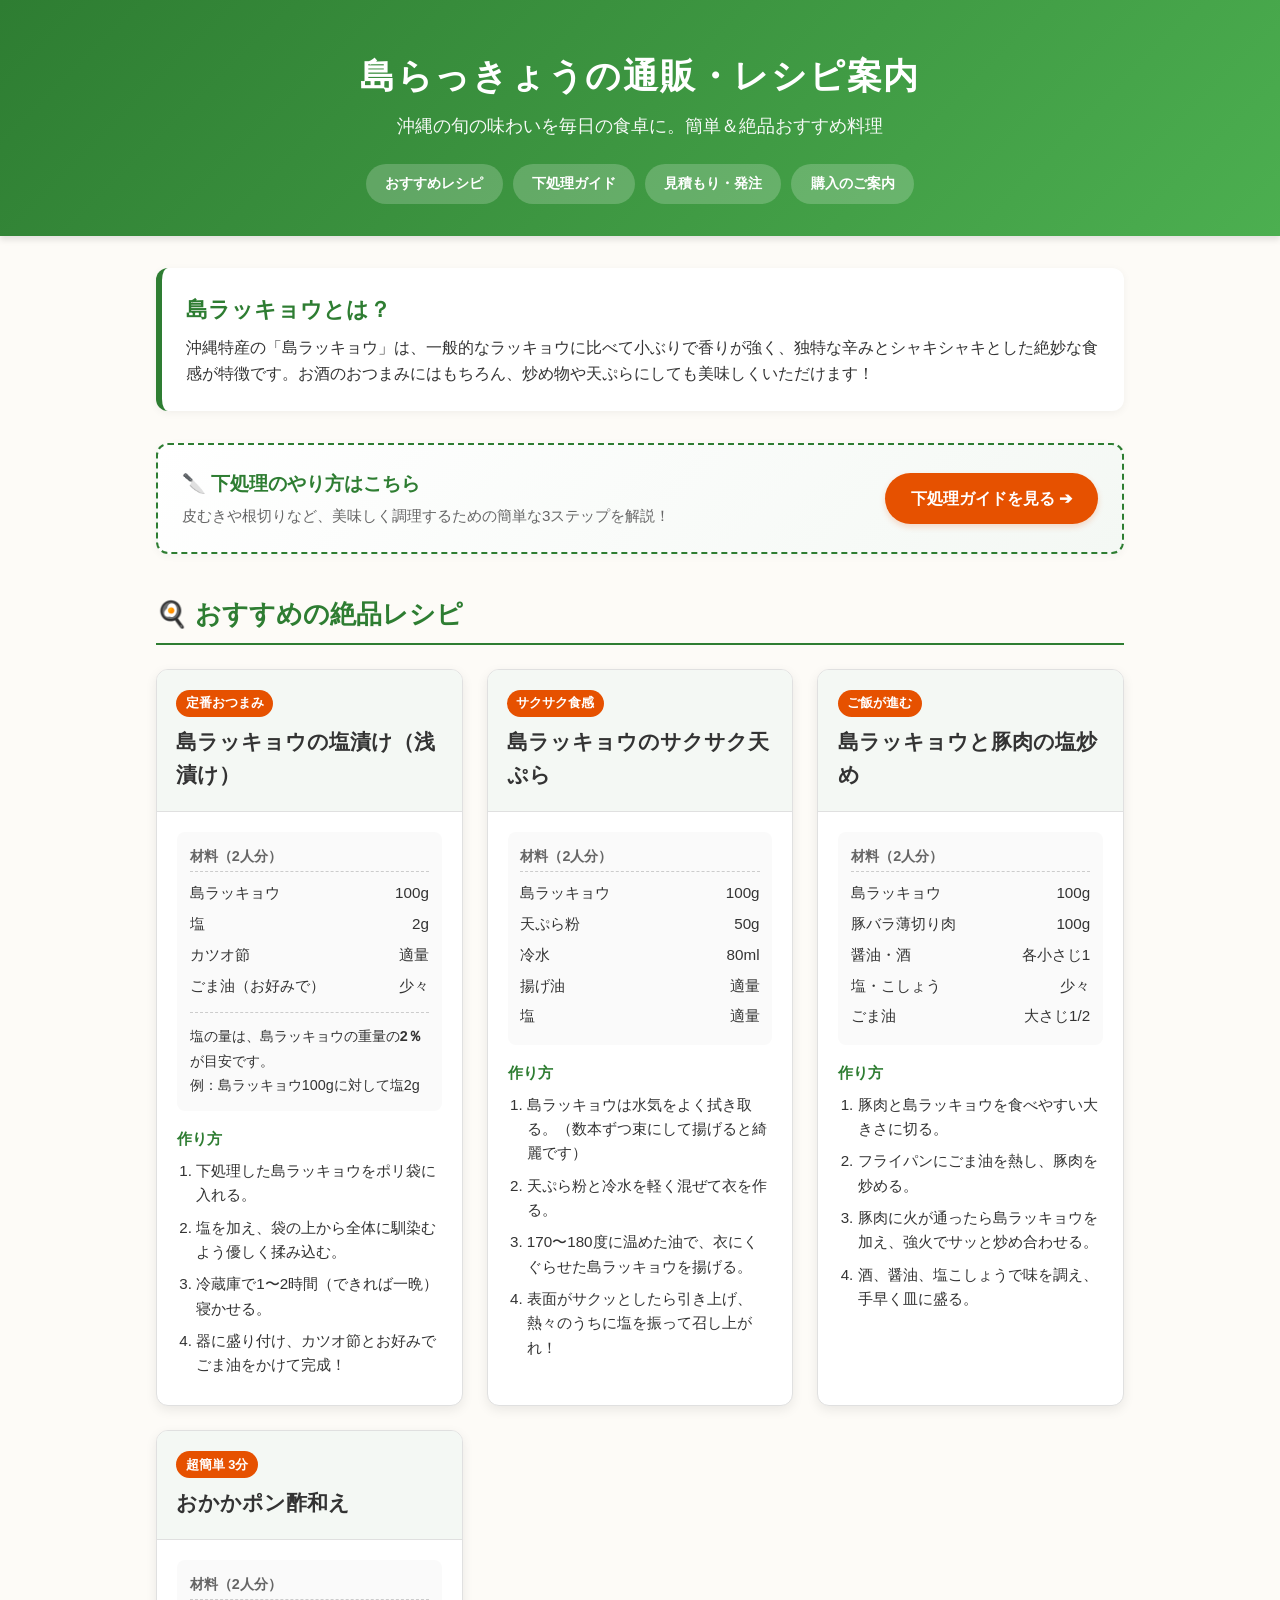
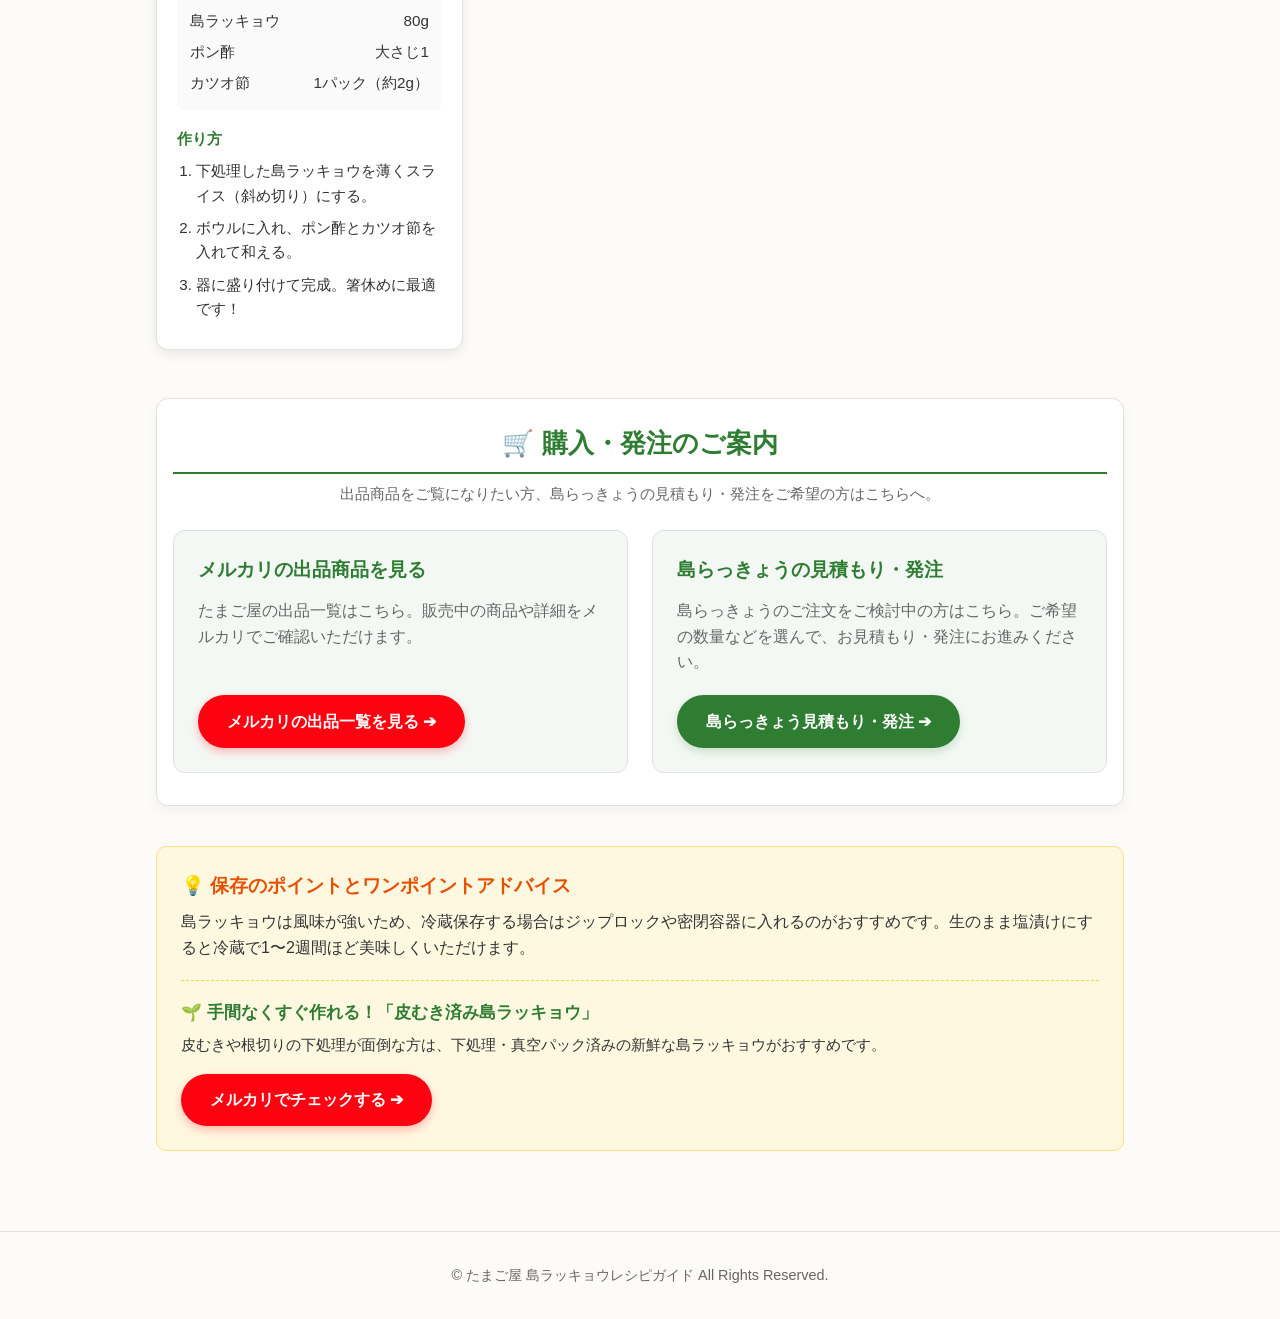
<file: index.html>
<!DOCTYPE html>
<html lang="ja">
<head>
    <meta charset="UTF-8">
    <meta name="viewport" content="width=device-width, initial-scale=1.0">
    <!-- =========================================================
      【編集エリア】ページのタイトル
    ========================================================= -->
    <title>島らっきょう通販・レシピ｜皮むき済みの注文案内｜たまご屋</title>
    <meta name="description" content="たまご屋の島らっきょう販売・注文案内。皮むき・根切りなどの下処理済み島らっきょうの購入方法、お見積もり・発注ページをご案内。塩漬け、天ぷら、炒め物などのレシピや下処理方法も紹介しています。">
    <link rel="canonical" href="https://www.tama-goya.com/">
    <meta property="og:type" content="website">
    <meta property="og:locale" content="ja_JP">
    <meta property="og:site_name" content="たまご屋">
    <meta property="og:title" content="島らっきょう通販・レシピ｜皮むき済みの注文案内｜たまご屋">
    <meta property="og:description" content="たまご屋の島らっきょう販売・注文案内。皮むき・根切りなどの下処理済み島らっきょうの購入方法、お見積もり・発注ページをご案内。塩漬け、天ぷら、炒め物などのレシピや下処理方法も紹介しています。">
    <meta property="og:url" content="https://www.tama-goya.com/">
    <script type="application/ld+json">
{
  "@context": "https://schema.org",
  "@type": "WebSite",
  "name": "たまご屋",
  "url": "https://www.tama-goya.com/",
  "inLanguage": "ja",
  "description": "たまご屋の島らっきょう販売・注文案内。皮むき・根切りなどの下処理済み島らっきょうの購入方法、お見積もり・発注ページをご案内。塩漬け、天ぷら、炒め物などのレシピや下処理方法も紹介しています。"
}
    </script>

    
    <style>
        /* =========================================================
          【編集エリア】サイト全体のカラー・基本デザイン設定
        ========================================================= */
        :root {
            --primary-color: #2e7d32;   /* メインカラー（深緑） */
            --primary-hover: #1b5e20;   /* ホバー時の濃い緑 */
            --accent-color: #e65100;    /* アクセントカラー（オレンジ） */
            --bg-color: #fdfbf7;        /* 背景色（クリーム系） */
            --card-bg: #ffffff;        /* カードの背景色（白） */
            --text-color: #333333;      /* 文字色 */
            --text-muted: #666666;      /* 補足文テキスト色 */
            --border-color: #e0e0e0;    /* 枠線カラー */
            --mercari-red: #ff0211;     /* メルカリ公式レッド */
            --mercari-hover: #e0020f;   /* メルカリボタン ホバー時 */
        }

        * {
            box-sizing: border-box;
            margin: 0;
            padding: 0;
        }

        html {
            scroll-behavior: smooth;
        }

        body {
            font-family: -apple-system, BlinkMacSystemFont, "Segoe UI", Roboto, "Helvetica Neue", Arial, sans-serif;
            background-color: var(--bg-color);
            color: var(--text-color);
            line-height: 1.6;
        }

        /* ─── ヘッダー ─── */
        header {
            background: linear-gradient(135deg, #2e7d32 0%, #4caf50 100%);
            color: #ffffff;
            text-align: center;
            padding: 3rem 1rem 2rem;
            box-shadow: 0 4px 6px rgba(0, 0, 0, 0.1);
        }

        header h1 {
            font-size: 2.2rem;
            margin-bottom: 0.5rem;
            letter-spacing: 0.05em;
        }

        header p {
            font-size: 1.1rem;
            opacity: 0.95;
            margin-bottom: 1.5rem;
        }

        .header-nav {
            flex-wrap: wrap;
            display: flex;
            justify-content: center;
            gap: 10px;
        }

        .header-nav a {
            color: #ffffff;
            background-color: rgba(255, 255, 255, 0.2);
            text-decoration: none;
            padding: 0.5rem 1.2rem;
            border-radius: 20px;
            font-size: 0.9rem;
            font-weight: bold;
            transition: background 0.2s;
        }

        .header-nav a:hover {
            background-color: rgba(255, 255, 255, 0.4);
        }

        /* ─── レイアウト構成 ─── */
        .container {
            max-width: 1000px;
            margin: 0 auto;
            padding: 2rem 1rem;
        }

        .intro {
            background-color: var(--card-bg);
            border-radius: 12px;
            padding: 1.5rem;
            margin-bottom: 2rem;
            box-shadow: 0 2px 8px rgba(0,0,0,0.05);
            border-left: 6px solid var(--primary-color);
        }

        .intro h2 {
            color: var(--primary-color);
            margin-bottom: 0.5rem;
            font-size: 1.4rem;
        }

        /* ─── 下処理案内バナー ─── */
        .prep-banner {
            background: linear-gradient(135deg, #ffffff 0%, #f4f8f4 100%);
            border: 2px dashed var(--primary-color);
            border-radius: 12px;
            padding: 1.5rem;
            margin-bottom: 2.5rem;
            display: flex;
            justify-content: space-between;
            align-items: center;
            flex-wrap: wrap;
            gap: 1rem;
            box-shadow: 0 2px 8px rgba(0,0,0,0.04);
        }

        .prep-banner-text h3 {
            color: var(--primary-color);
            font-size: 1.2rem;
            margin-bottom: 0.3rem;
            display: flex;
            align-items: center;
            gap: 0.5rem;
        }

        .prep-banner-text p {
            color: var(--text-muted);
            font-size: 0.95rem;
        }

        /* ─── セクション見出し ─── */
        .section-title {
            font-size: 1.6rem;
            color: var(--primary-color);
            border-bottom: 2px solid var(--primary-color);
            padding-bottom: 0.5rem;
            margin: 2.5rem 0 1.5rem;
            display: flex;
            align-items: center;
            gap: 0.5rem;
        }

        .section-desc {
            font-size: 0.95rem;
            color: var(--text-muted);
            margin-top: -1rem;
            margin-bottom: 1.5rem;
            text-align: center;
        }

        /* ─── レシピ表示領域 ─── */
        .recipe-grid {
            display: grid;
            grid-template-columns: repeat(auto-fit, minmax(min(100%, 300px), 1fr));
            gap: 1.5rem;
        }

        .recipe-card {
            background-color: var(--card-bg);
            border-radius: 12px;
            overflow: hidden;
            box-shadow: 0 4px 12px rgba(0,0,0,0.08);
            border: 1px solid var(--border-color);
            display: flex;
            flex-direction: column;
            transition: transform 0.2s ease;
        }

        .recipe-card:hover {
            transform: translateY(-4px);
        }

        .recipe-header {
            background-color: #f4f8f4;
            padding: 1.2rem;
            border-bottom: 1px solid var(--border-color);
        }

        .recipe-tag {
            display: inline-block;
            background-color: var(--accent-color);
            color: #fff;
            font-size: 0.8rem;
            font-weight: bold;
            padding: 0.2rem 0.6rem;
            border-radius: 20px;
            margin-bottom: 0.5rem;
        }

        .recipe-card h3 {
            font-size: 1.3rem;
            color: var(--text-color);
        }

        .recipe-body {
            padding: 1.25rem;
            flex-grow: 1;
        }

        .ingredients {
            margin-bottom: 1rem;
            background-color: #fafafa;
            padding: 0.8rem;
            border-radius: 8px;
            font-size: 0.95rem;
        }

        .ingredients h4 {
            font-size: 0.9rem;
            color: var(--text-muted);
            margin-bottom: 0.4rem;
            border-bottom: 1px dashed #ccc;
            padding-bottom: 0.2rem;
        }

        .ingredients ul {
            list-style: none;
        }

        .ingredients li {
            display: flex;
            justify-content: space-between;
            padding: 0.2rem 0;
        }

        .salt-note {
            margin-top: 0.7rem;
            padding-top: 0.7rem;
            border-top: 1px dashed #ccc;
            font-size: 0.9rem;
            line-height: 1.7;
            color: var(--text-color);
            overflow-wrap: anywhere;
        }

        .instructions h4 {
            font-size: 0.95rem;
            color: var(--primary-color);
            margin-bottom: 0.5rem;
        }

        .instructions ol {
            padding-left: 1.2rem;
            font-size: 0.95rem;
        }

        .instructions li {
            margin-bottom: 0.5rem;
        }

        /* ─── 購入・発注のご案内 ─── */
        .purchase-section {
            background-color: var(--card-bg);
            border-radius: 12px;
            padding: 1.5rem 1rem 2rem;
            margin-top: 3rem;
            box-shadow: 0 4px 12px rgba(0,0,0,0.05);
            border: 1px solid var(--border-color);
        }

        .purchase-grid {
            display: grid;
            grid-template-columns: repeat(auto-fit, minmax(min(100%, 280px), 1fr));
            gap: 1.5rem;
        }

        .purchase-card {
            padding: 1.5rem;
            background-color: #f4f8f4;
            border: 1px solid var(--border-color);
            border-radius: 12px;
            display: flex;
            flex-direction: column;
            align-items: flex-start;
        }

        .purchase-card h3 {
            color: var(--primary-color);
            font-size: 1.2rem;
            margin-bottom: 0.75rem;
        }

        .purchase-card p {
            color: var(--text-muted);
            margin-bottom: 1.25rem;
        }

        .purchase-card a {
            margin-top: auto;
            text-align: center;
        }

        .btn-order {
            display: inline-block;
            background-color: var(--primary-color);
            color: #ffffff;
            font-weight: bold;
            font-size: 1rem;
            padding: 0.85rem 1.8rem;
            border-radius: 30px;
            text-decoration: none;
            box-shadow: 0 4px 10px rgba(46, 125, 50, 0.2);
            transition: background-color 0.2s ease, transform 0.2s ease;
        }

        .btn-order:hover {
            background-color: var(--primary-hover);
            transform: translateY(-2px);
        }

        .purchase-card a:focus-visible {
            outline: 3px solid var(--accent-color);
            outline-offset: 4px;
        }

        /* ─── アドバイス・フッターなど ─── */
        .tips-box {
            background-color: #fff8e1;
            border: 1px solid #ffe082;
            border-radius: 10px;
            padding: 1.5rem;
            margin-top: 2.5rem;
        }

        .tips-box h3 {
            color: var(--accent-color);
            font-size: 1.2rem;
            margin-bottom: 0.5rem;
        }

        .affiliate-box {
            margin-top: 1.2rem;
            padding-top: 1.2rem;
            border-top: 1px dashed #ffd54f;
        }

        .affiliate-box h4 {
            color: var(--primary-color);
            font-size: 1.05rem;
            margin-bottom: 0.4rem;
        }

        .affiliate-box p {
            font-size: 0.95rem;
            margin-bottom: 1rem;
        }

        .btn-prep {
            display: inline-block;
            background-color: var(--accent-color);
            color: #ffffff;
            text-decoration: none;
            padding: 0.8rem 1.6rem;
            border-radius: 30px;
            font-weight: bold;
            font-size: 1rem;
            box-shadow: 0 3px 6px rgba(230, 81, 0, 0.2);
            transition: all 0.2s ease;
            white-space: nowrap;
        }

        .btn-prep:hover {
            background-color: #bf360c;
            transform: translateY(-2px);
            box-shadow: 0 5px 10px rgba(230, 81, 0, 0.3);
        }

        .btn-mercari {
            display: inline-block;
            background-color: var(--mercari-red);
            color: #ffffff;
            font-weight: bold;
            font-size: 1rem;
            padding: 0.85rem 1.8rem;
            border-radius: 30px;
            text-decoration: none;
            box-shadow: 0 4px 10px rgba(255, 2, 17, 0.25);
            transition: all 0.2s ease;
        }

        .btn-mercari:hover {
            background-color: var(--mercari-hover);
            transform: translateY(-2px);
            box-shadow: 0 6px 14px rgba(255, 2, 17, 0.35);
        }

        footer {
            text-align: center;
            padding: 2rem 1rem;
            color: var(--text-muted);
            font-size: 0.9rem;
            border-top: 1px solid var(--border-color);
            margin-top: 3rem;
        }

        @media (max-width: 600px) {
            header h1 {
                font-size: 1.6rem;
            }
            .container {
                padding: 1rem;
            }
            .prep-banner {
                flex-direction: column;
                text-align: center;
            }
        }
    </style>
</head>
<body>

    <!-- =========================================================
      【編集エリア】ヘッダータイトル・サブタイトル
    ========================================================= -->
    <header>
        <h1>島らっきょうの通販・レシピ案内</h1>
        <p>沖縄の旬の味わいを毎日の食卓に。簡単＆絶品おすすめ料理</p>
        <nav class="header-nav" aria-label="サイト内メニュー">
            <a href="#recipes">おすすめレシピ</a>
            <a href="prep.html">下処理ガイド</a>
            <a href="order.html">見積もり・発注</a>
            <a href="#products">購入のご案内</a>
        </nav>
    </header>

    <div class="container">

        <!-- =========================================================
          【編集エリア】島ラッキョウの基本説明文
        ========================================================= -->
        <section class="intro">
            <h2>島ラッキョウとは？</h2>
            <p>
                沖縄特産の「島ラッキョウ」は、一般的なラッキョウに比べて小ぶりで香りが強く、独特な辛みとシャキシャキとした絶妙な食感が特徴です。お酒のおつまみにはもちろん、炒め物や天ぷらにしても美味しくいただけます！
            </p>
        </section>

        <!-- 下処理ガイド（prep.html）への誘導バナー -->
        <div class="prep-banner">
            <div class="prep-banner-text">
                <h3>🔪 下処理のやり方はこちら</h3>
                <p>皮むきや根切りなど、美味しく調理するための簡単な3ステップを解説！</p>
            </div>
            <a href="prep.html" class="btn-prep">下処理ガイドを見る ➔</a>
        </div>

        <!-- =========================================================
          【編集エリア】レシピセクション
          ※新しいレシピを追加したい場合は <div class="recipe-card"> ～ </div> をまるごと複製してください
        ========================================================= -->
        <section id="recipes">
            <h2 class="section-title">🍳 おすすめの絶品レシピ</h2>
            <div class="recipe-grid">

                <!-- ─── レシピ1 ─── -->
                <div class="recipe-card">
                    <div class="recipe-header">
                        <span class="recipe-tag">定番おつまみ</span>
                        <h3>島ラッキョウの塩漬け（浅漬け）</h3>
                    </div>
                    <div class="recipe-body">
                        <div class="ingredients">
                            <h4>材料（2人分）</h4>
                            <ul>
                                <li><span>島ラッキョウ</span><span>100g</span></li>
                                <li><span>塩</span><span>2g</span></li>
                                <li><span>カツオ節</span><span>適量</span></li>
                                <li><span>ごま油（お好みで）</span><span>少々</span></li>
                            </ul>
                            <p class="salt-note">塩の量は、島ラッキョウの重量の<strong>2％</strong>が目安です。<br>例：島ラッキョウ100gに対して塩2g</p>
                        </div>
                        <div class="instructions">
                            <h4>作り方</h4>
                            <ol>
                                <li>下処理した島ラッキョウをポリ袋に入れる。</li>
                                <li>塩を加え、袋の上から全体に馴染むよう優しく揉み込む。</li>
                                <li>冷蔵庫で1〜2時間（できれば一晩）寝かせる。</li>
                                <li>器に盛り付け、カツオ節とお好みでごま油をかけて完成！</li>
                            </ol>
                        </div>
                    </div>
                </div>

                <!-- ─── レシピ2 ─── -->
                <div class="recipe-card">
                    <div class="recipe-header">
                        <span class="recipe-tag">サクサク食感</span>
                        <h3>島ラッキョウのサクサク天ぷら</h3>
                    </div>
                    <div class="recipe-body">
                        <div class="ingredients">
                            <h4>材料（2人分）</h4>
                            <ul>
                                <li><span>島ラッキョウ</span><span>100g</span></li>
                                <li><span>天ぷら粉</span><span>50g</span></li>
                                <li><span>冷水</span><span>80ml</span></li>
                                <li><span>揚げ油</span><span>適量</span></li>
                                <li><span>塩</span><span>適量</span></li>
                            </ul>
                        </div>
                        <div class="instructions">
                            <h4>作り方</h4>
                            <ol>
                                <li>島ラッキョウは水気をよく拭き取る。（数本ずつ束にして揚げると綺麗です）</li>
                                <li>天ぷら粉と冷水を軽く混ぜて衣を作る。</li>
                                <li>170〜180度に温めた油で、衣にくぐらせた島ラッキョウを揚げる。</li>
                                <li>表面がサクッとしたら引き上げ、熱々のうちに塩を振って召し上がれ！</li>
                            </ol>
                        </div>
                    </div>
                </div>

                <!-- ─── レシピ3 ─── -->
                <div class="recipe-card">
                    <div class="recipe-header">
                        <span class="recipe-tag">ご飯が進む</span>
                        <h3>島ラッキョウと豚肉の塩炒め</h3>
                    </div>
                    <div class="recipe-body">
                        <div class="ingredients">
                            <h4>材料（2人分）</h4>
                            <ul>
                                <li><span>島ラッキョウ</span><span>100g</span></li>
                                <li><span>豚バラ薄切り肉</span><span>100g</span></li>
                                <li><span>醤油・酒</span><span>各小さじ1</span></li>
                                <li><span>塩・こしょう</span><span>少々</span></li>
                                <li><span>ごま油</span><span>大さじ1/2</span></li>
                            </ul>
                        </div>
                        <div class="instructions">
                            <h4>作り方</h4>
                            <ol>
                                <li>豚肉と島ラッキョウを食べやすい大きさに切る。</li>
                                <li>フライパンにごま油を熱し、豚肉を炒める。</li>
                                <li>豚肉に火が通ったら島ラッキョウを加え、強火でサッと炒め合わせる。</li>
                                <li>酒、醤油、塩こしょうで味を調え、手早く皿に盛る。</li>
                            </ol>
                        </div>
                    </div>
                </div>

                <!-- ─── レシピ4 ─── -->
                <div class="recipe-card">
                    <div class="recipe-header">
                        <span class="recipe-tag">超簡単 3分</span>
                        <h3>おかかポン酢和え</h3>
                    </div>
                    <div class="recipe-body">
                        <div class="ingredients">
                            <h4>材料（2人分）</h4>
                            <ul>
                                <li><span>島ラッキョウ</span><span>80g</span></li>
                                <li><span>ポン酢</span><span>大さじ1</span></li>
                                <li><span>カツオ節</span><span>1パック（約2g）</span></li>
                            </ul>
                        </div>
                        <div class="instructions">
                            <h4>作り方</h4>
                            <ol>
                                <li>下処理した島ラッキョウを薄くスライス（斜め切り）にする。</li>
                                <li>ボウルに入れ、ポン酢とカツオ節を入れて和える。</li>
                                <li>器に盛り付けて完成。箸休めに最適です！</li>
                            </ol>
                        </div>
                    </div>
                </div>

            </div>
        </section>


        <!-- 購入・発注先への案内 -->
        <section id="products" class="purchase-section" aria-labelledby="purchase-title">
            <h2 id="purchase-title" class="section-title" style="margin-top: 0; justify-content: center;">🛒 購入・発注のご案内</h2>
            <p class="section-desc">出品商品をご覧になりたい方、島らっきょうの見積もり・発注をご希望の方はこちらへ。</p>
            <div class="purchase-grid">
                <div class="purchase-card">
                    <h3>メルカリの出品商品を見る</h3>
                    <p>たまご屋の出品一覧はこちら。販売中の商品や詳細をメルカリでご確認いただけます。</p>
                    <a href="https://jp.mercari.com/user/profile/764110598" target="_blank" rel="noopener noreferrer" class="btn-mercari">メルカリの出品一覧を見る ➔</a>
                </div>
                <div class="purchase-card">
                    <h3>島らっきょうの見積もり・発注</h3>
                    <p>島らっきょうのご注文をご検討中の方はこちら。ご希望の数量などを選んで、お見積もり・発注にお進みください。</p>
                    <a href="order.html" class="btn-order">島らっきょう見積もり・発注 ➔</a>
                </div>
            </div>
        </section>

        <!-- =========================================================
          【★重要編集エリア】プロフィール誘導バナー（保存のポイント欄）
        ========================================================= -->
        <div class="tips-box">
            <h3>💡 保存のポイントとワンポイントアドバイス</h3>
            <p>
                島ラッキョウは風味が強いため、冷蔵保存する場合はジップロックや密閉容器に入れるのがおすすめです。生のまま塩漬けにすると冷蔵で1〜2週間ほど美味しくいただけます。
            </p>

            <div class="affiliate-box">
                <h4>🌱 手間なくすぐ作れる！「皮むき済み島ラッキョウ」</h4>
                <p>皮むきや根切りの下処理が面倒な方は、下処理・真空パック済みの新鮮な島ラッキョウがおすすめです。</p>
                <!-- href属性内にプロフィールページなどのURLを指定します -->
                <a href="https://jp.mercari.com/user/profile/764110598" target="_blank" rel="noopener noreferrer" class="btn-mercari">
                    メルカリでチェックする ➔
                </a>
            </div>
        </div>

    </div>

    <!-- =========================================================
      【編集エリア】コピーライト・フッター
    ========================================================= -->
    <footer>
        <p>&copy; たまご屋 島ラッキョウレシピガイド All Rights Reserved.</p>
    </footer>

</body>
</html>
</file>
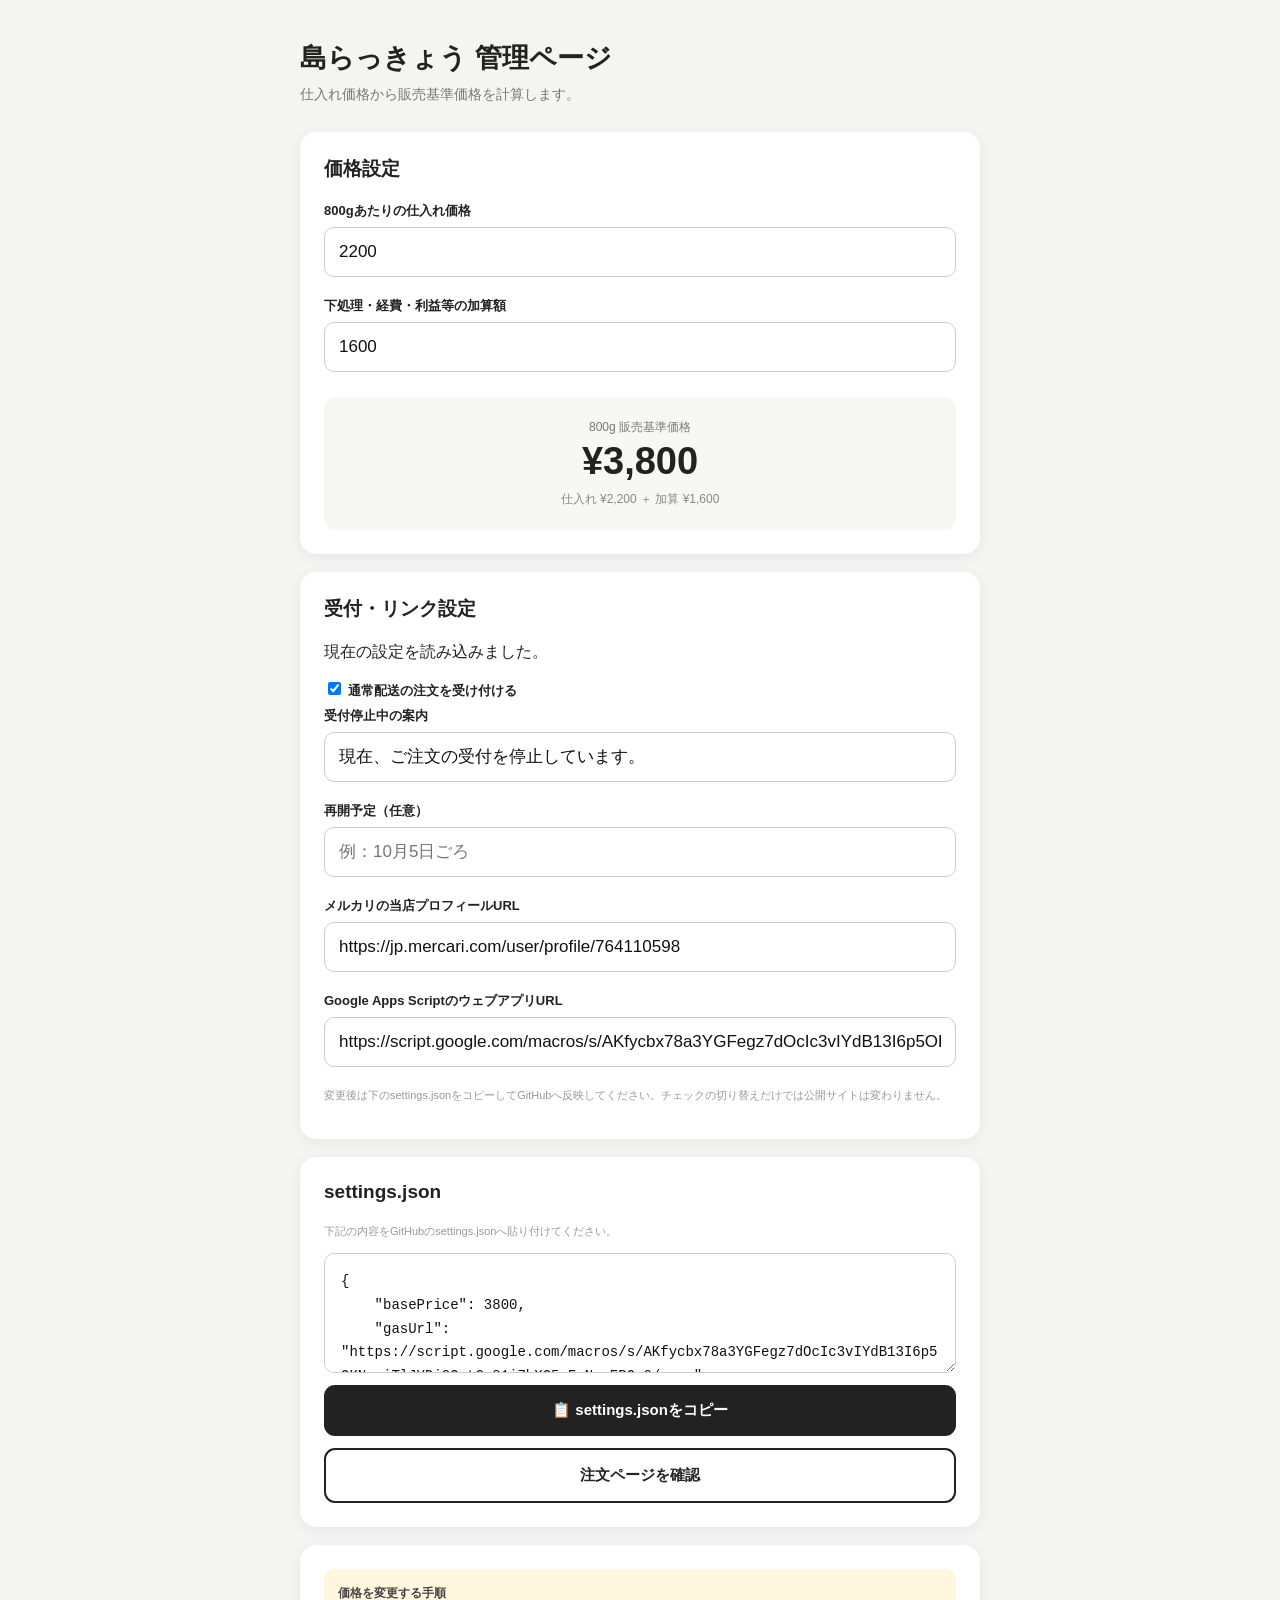
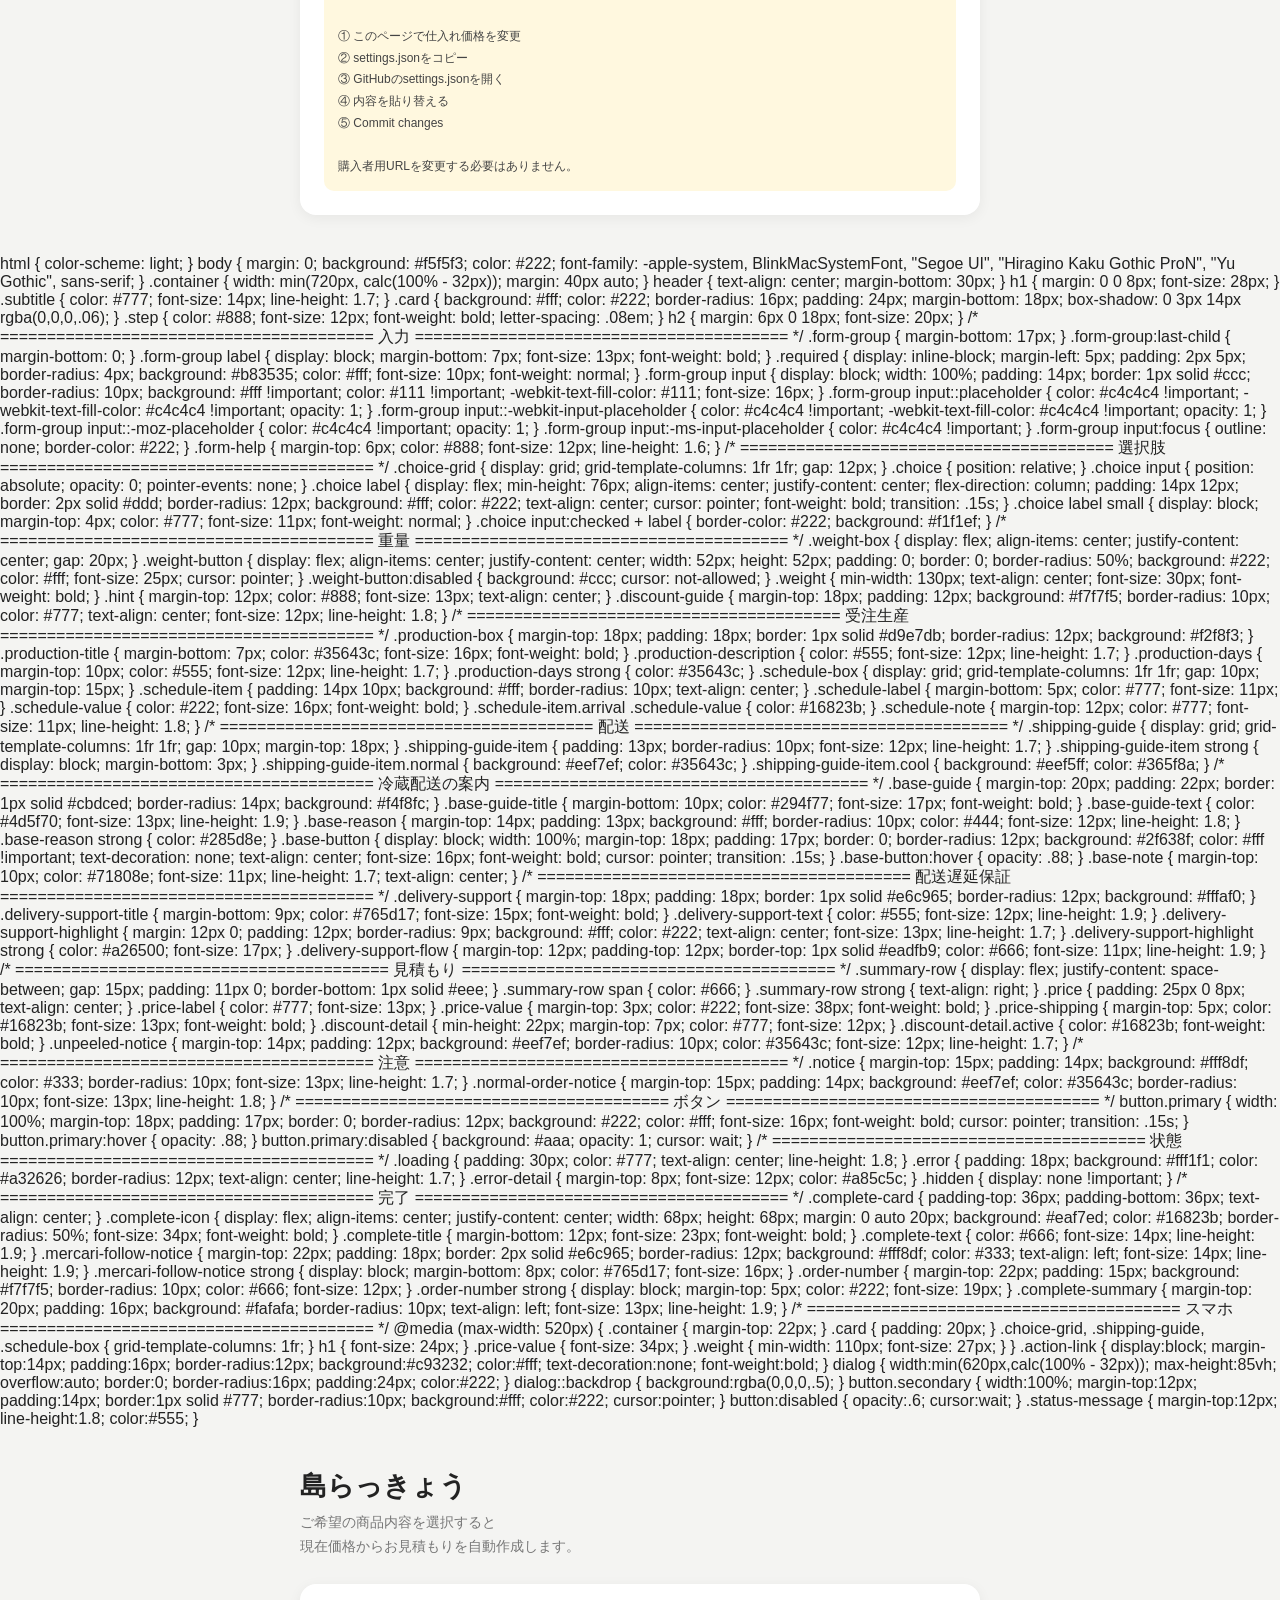
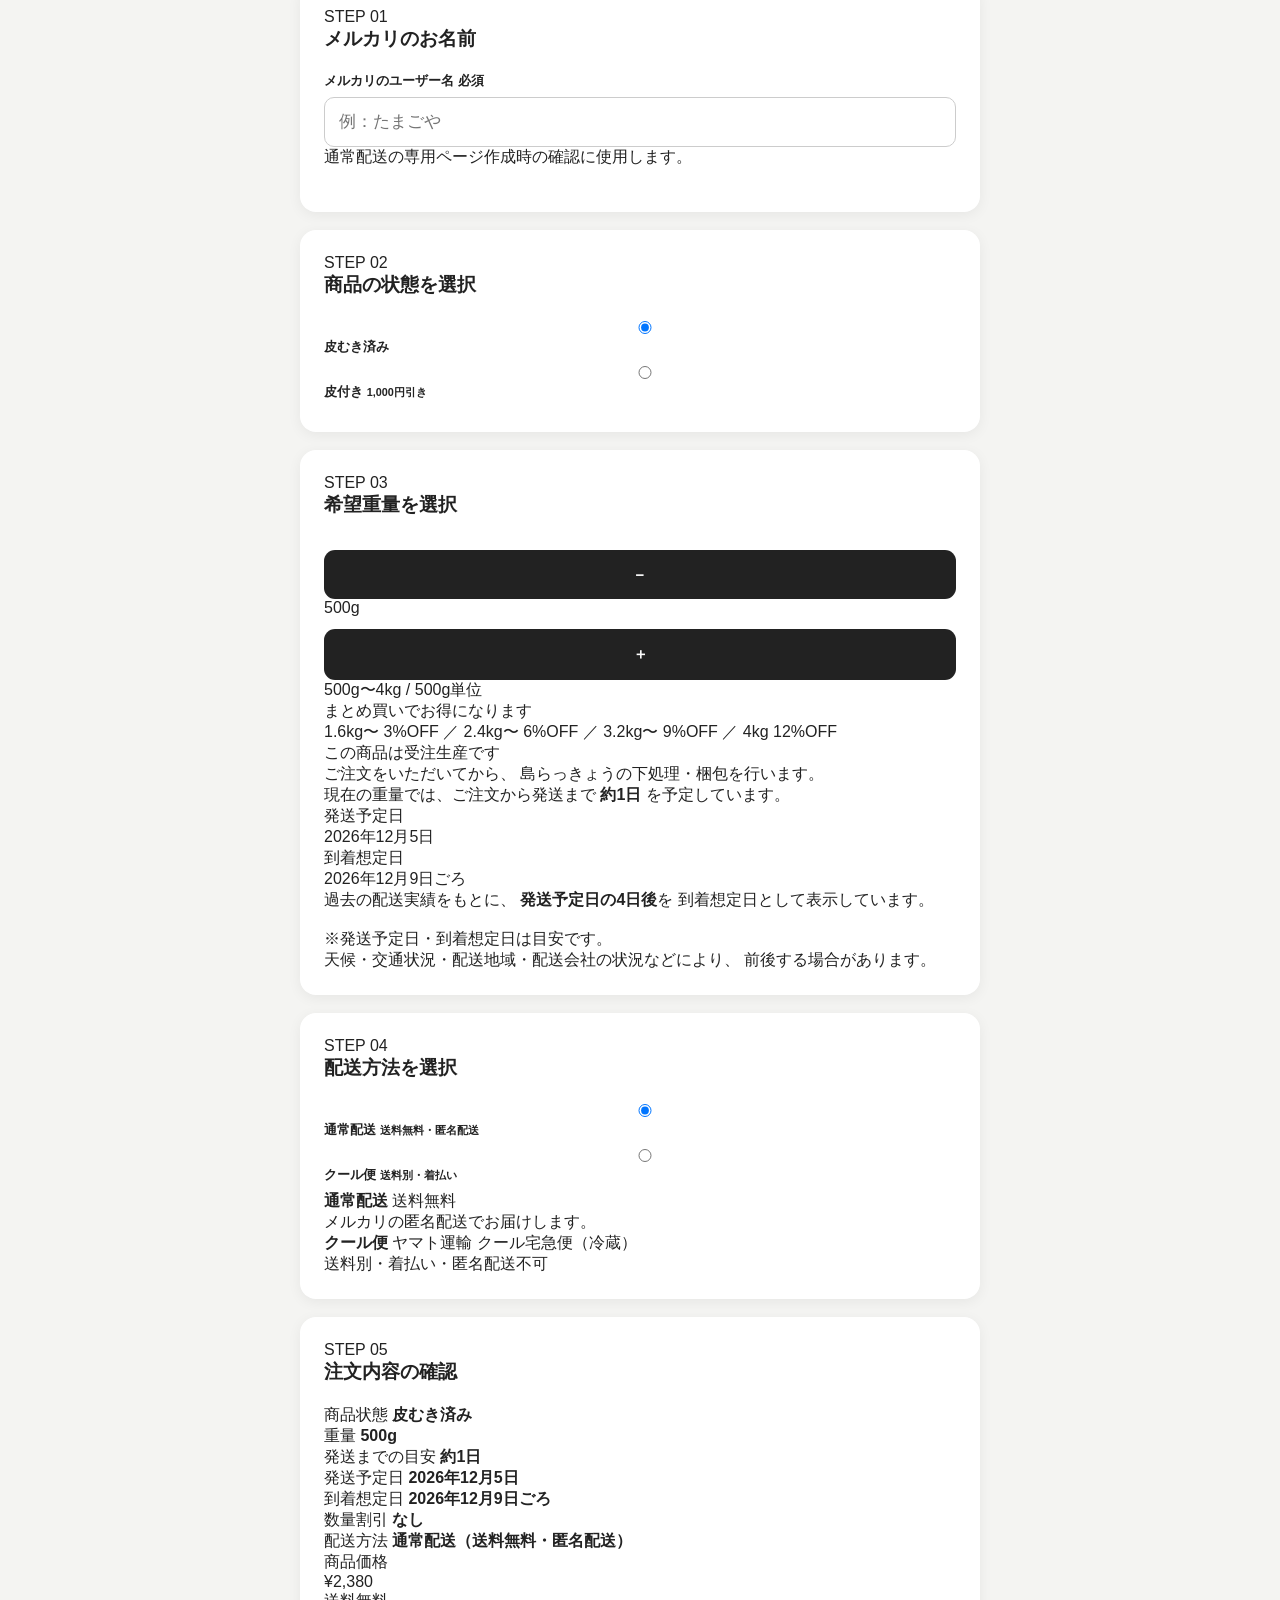
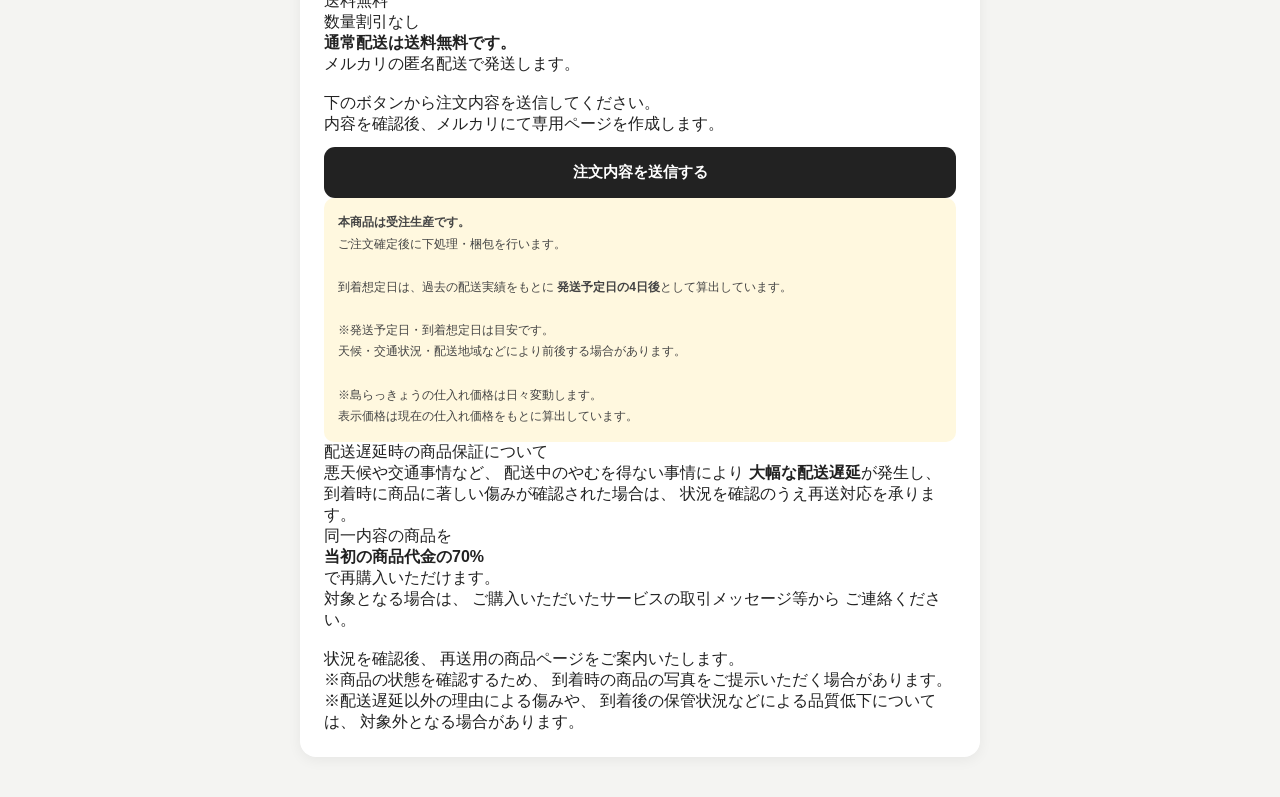
<file: control.html>
<!DOCTYPE html>
<html lang="ja">

<head>
<meta charset="UTF-8">
<meta name="viewport" content="width=device-width, initial-scale=1.0">

<title>島らっきょう 注文・お見積もり</title>

<style>

* {
    box-sizing: border-box;
}<!DOCTYPE html>
<html lang="ja">
<head>
<meta charset="UTF-8">
<meta name="viewport" content="width=device-width, initial-scale=1.0">

<title>島らっきょう 管理ページ</title>

<style>
    * {
        box-sizing: border-box;
    }

    html {
        color-scheme: light;
    }

    body {
        margin: 0;
        background: #f4f4f2;
        color: #222;
        font-family:
            -apple-system,
            BlinkMacSystemFont,
            "Segoe UI",
            "Hiragino Kaku Gothic ProN",
            "Yu Gothic",
            sans-serif;
    }

    .container {
        width: min(680px, calc(100% - 32px));
        margin: 40px auto;
    }

    header {
        margin-bottom: 25px;
    }

    h1 {
        margin: 0 0 7px;
        font-size: 27px;
    }

    .subtitle {
        color: #777;
        font-size: 14px;
        line-height: 1.7;
    }

    .card {
        margin-bottom: 18px;
        padding: 24px;
        background: #fff;
        border-radius: 16px;
        box-shadow: 0 3px 14px rgba(0,0,0,.06);
    }

    h2 {
        margin: 0 0 20px;
        font-size: 19px;
    }

    .form-group {
        margin-bottom: 20px;
    }

    label {
        display: block;
        margin-bottom: 7px;
        font-size: 13px;
        font-weight: bold;
    }

    input {
        width: 100%;
        padding: 14px;
        border: 1px solid #ccc;
        border-radius: 10px;
        background: #fff;
        color: #111;
        font-size: 17px;
    }

    .help {
        margin-top: 6px;
        color: #999;
        font-size: 11px;
        line-height: 1.6;
    }

    .result {
        margin-top: 25px;
        padding: 22px;
        background: #f7f7f5;
        border-radius: 12px;
        text-align: center;
    }

    .result-label {
        color: #777;
        font-size: 12px;
    }

    .result-price {
        margin-top: 4px;
        font-size: 38px;
        font-weight: bold;
    }

    .calculation {
        margin-top: 8px;
        color: #888;
        font-size: 12px;
    }

    textarea {
        display: block;
        width: 100%;
        min-height: 120px;
        padding: 16px;
        border: 1px solid #ccc;
        border-radius: 10px;
        background: #fff !important;
        color: #111 !important;
        -webkit-text-fill-color: #111;
        font-family: monospace;
        font-size: 14px;
        line-height: 1.7;
        resize: vertical;
    }

    button {
        width: 100%;
        margin-top: 12px;
        padding: 16px;
        border: 0;
        border-radius: 11px;
        background: #222;
        color: #fff;
        font-size: 15px;
        font-weight: bold;
        cursor: pointer;
    }

    button.secondary {
        border: 2px solid #222;
        background: #fff;
        color: #222;
    }

    .success {
        margin-top: 10px;
        color: #16823b;
        font-size: 13px;
        font-weight: bold;
        text-align: center;
    }

    .notice {
        padding: 14px;
        background: #fff8df;
        color: #444;
        border-radius: 10px;
        font-size: 12px;
        line-height: 1.8;
    }

    .hidden {
        display: none;
    }

    @media (max-width: 520px) {
        .container {
            margin-top: 22px;
        }

        .card {
            padding: 20px;
        }

        .result-price {
            font-size: 34px;
        }
    }
</style>
</head>

<body>

<div class="container">

    <header>

        <h1>
            島らっきょう 管理ページ
        </h1>

        <div class="subtitle">
            仕入れ価格から販売基準価格を計算します。
        </div>

    </header>


    <section class="card">

        <h2>
            価格設定
        </h2>


        <div class="form-group">

            <label for="costPrice">
                800gあたりの仕入れ価格
            </label>

            <input
                type="number"
                id="costPrice"
                value="2200"
                min="0"
                step="10"
            >

        </div>


        <div class="form-group">

            <label for="margin">
                下処理・経費・利益等の加算額
            </label>

            <input
                type="number"
                id="margin"
                value="1800"
                min="0"
                step="10"
            >

        </div>


        <div class="result">

            <div class="result-label">
                800g 販売基準価格
            </div>

            <div
                class="result-price"
                id="basePriceDisplay"
            >
                ¥4,000
            </div>

            <div
                class="calculation"
                id="calculationDisplay"
            ></div>

        </div>

    </section>


    <section class="card">
        <h2>受付・リンク設定</h2>
        <p id="settingsLoadStatus">現在の設定を読み込んでいます…</p>
        <label><input style="width:auto" type="checkbox" id="orderEnabled" checked> 通常配送の注文を受け付ける</label>
        <div class="form-group"><label for="receptionMessage">受付停止中の案内</label><input id="receptionMessage" value="現在、ご注文の受付を停止しています。"></div>
        <div class="form-group"><label for="reopenText">再開予定（任意）</label><input id="reopenText" placeholder="例：10月5日ごろ"></div>
        <div class="form-group"><label for="mercariShopUrl">メルカリの当店プロフィールURL</label><input id="mercariShopUrl" type="url" placeholder="https://jp.mercari.com/user/profile/…"></div>
        <div class="form-group"><label for="gasUrl">Google Apps ScriptのウェブアプリURL</label><input id="gasUrl" type="url"></div>
        <p class="help">変更後は下のsettings.jsonをコピーしてGitHubへ反映してください。チェックの切り替えだけでは公開サイトは変わりません。</p>
    </section>
    <section class="card">

        <h2>
            settings.json
        </h2>

        <div class="help" style="margin-bottom:12px;">
            下記の内容をGitHubのsettings.jsonへ貼り付けてください。
        </div>


        <textarea
            id="settingsOutput"
            readonly
            spellcheck="false"
        ></textarea>


        <button
            type="button"
            onclick="copySettings()"
        >
            📋 settings.jsonをコピー
        </button>


        <button
            class="secondary"
            type="button"
            onclick="openOrderPage()"
        >
            注文ページを確認
        </button>


        <div
            class="success hidden"
            id="copySuccess"
        >
            コピーしました！
        </div>

    </section>


    <section class="card">

        <div class="notice">
            <strong>価格を変更する手順</strong><br><br>

            ① このページで仕入れ価格を変更<br>
            ② settings.jsonをコピー<br>
            ③ GitHubのsettings.jsonを開く<br>
            ④ 内容を貼り替える<br>
            ⑤ Commit changes<br><br>

            購入者用URLを変更する必要はありません。
        </div>

    </section>

</div>


<script>

let loadedSettings = {};
let settingsLoaded = false;

const costInput =
    document.getElementById(
        "costPrice"
    );


const marginInput =
    document.getElementById(
        "margin"
    );


/* ========================================
   基準価格
======================================== */

function calculateBasePrice() {

    const cost =
        Number(
            costInput.value
        ) || 0;


    const margin =
        Number(
            marginInput.value
        ) || 0;


    return (
        Math.round(
            (cost + margin) / 10
        ) * 10
    );
}


/* ========================================
   表示更新
======================================== */

function updatePrice() {

    const cost =
        Number(
            costInput.value
        ) || 0;


    const margin =
        Number(
            marginInput.value
        ) || 0;


    const price =
        calculateBasePrice();


    document
        .getElementById(
            "basePriceDisplay"
        )
        .textContent =
            "¥" +
            price.toLocaleString();


    document
        .getElementById(
            "calculationDisplay"
        )
        .textContent =
            "仕入れ ¥" +
            cost.toLocaleString() +
            " ＋ 加算 ¥" +
            margin.toLocaleString();


    /*
        JSON生成
    */

    const settings = {
        ...loadedSettings,
        basePrice: price,
        gasUrl: document.getElementById("gasUrl").value.trim(),
        orderEnabled: document.getElementById("orderEnabled").checked,
        receptionMessage: document.getElementById("receptionMessage").value.trim(),
        reopenText: document.getElementById("reopenText").value.trim(),
        mercariShopUrl: document.getElementById("mercariShopUrl").value.trim()
    };


    document
        .getElementById(
            "settingsOutput"
        )
        .value =
            JSON.stringify(
                settings,
                null,
                4
            );
}


/* ========================================
   コピー
======================================== */

async function copySettings() {
    if (!settingsLoaded) { alert("設定の読込み完了後にコピーしてください。"); return; }
    if (!document.getElementById("gasUrl").value.trim()) { alert("注文送信先URLを入力してください。"); return; }


    const text =
        document
            .getElementById(
                "settingsOutput"
            )
            .value;


    try {

        await navigator
            .clipboard
            .writeText(
                text
            );

    } catch (error) {

        const textarea =
            document.getElementById(
                "settingsOutput"
            );


        textarea.focus();
        textarea.select();

        document.execCommand(
            "copy"
        );

    }


    document
        .getElementById(
            "copySuccess"
        )
        .classList
        .remove(
            "hidden"
        );


    setTimeout(
        () => {

            document
                .getElementById(
                    "copySuccess"
                )
                .classList
                .add(
                    "hidden"
                );

        },
        2000
    );
}


/* ========================================
   注文ページ確認
======================================== */

function openOrderPage() {

    const orderURL =
        new URL(
            "./order.html",
            window.location.href
        );


    window.open(
        orderURL.href,
        "_blank"
    );
}


/* ========================================
   入力
======================================== */

costInput.addEventListener(
    "input",
    updatePrice
);


marginInput.addEventListener(
    "input",
    updatePrice
);


/* ========================================
   初期化
======================================== */

async function loadCurrentSettings() {
    try {
        const response = await fetch("./settings.json?t=" + Date.now(), {cache:"no-store"});
        if (!response.ok) throw new Error("設定を取得できませんでした。");
        loadedSettings = await response.json();
        marginInput.value = Number(loadedSettings.basePrice) - Number(costInput.value);
        for (const id of ["gasUrl", "receptionMessage", "reopenText", "mercariShopUrl"]) {
            document.getElementById(id).value = loadedSettings[id] || "";
        }
        document.getElementById("orderEnabled").checked = loadedSettings.orderEnabled !== false;
        settingsLoaded = true;
        document.getElementById("settingsLoadStatus").textContent = "現在の設定を読み込みました。";
        updatePrice();
    } catch (error) {
        document.getElementById("settingsLoadStatus").textContent = "設定の読込みに失敗しました。再読み込みしてください。";
    }
}
for (const id of ["gasUrl", "orderEnabled", "receptionMessage", "reopenText", "mercariShopUrl"]) {
    document.getElementById(id).addEventListener("input", updatePrice);
}
loadCurrentSettings();

</script>

</body>
</html>


html {
    color-scheme: light;
}

body {
    margin: 0;
    background: #f5f5f3;
    color: #222;
    font-family:
        -apple-system,
        BlinkMacSystemFont,
        "Segoe UI",
        "Hiragino Kaku Gothic ProN",
        "Yu Gothic",
        sans-serif;
}

.container {
    width: min(720px, calc(100% - 32px));
    margin: 40px auto;
}

header {
    text-align: center;
    margin-bottom: 30px;
}

h1 {
    margin: 0 0 8px;
    font-size: 28px;
}

.subtitle {
    color: #777;
    font-size: 14px;
    line-height: 1.7;
}

.card {
    background: #fff;
    color: #222;
    border-radius: 16px;
    padding: 24px;
    margin-bottom: 18px;
    box-shadow: 0 3px 14px rgba(0,0,0,.06);
}

.step {
    color: #888;
    font-size: 12px;
    font-weight: bold;
    letter-spacing: .08em;
}

h2 {
    margin: 6px 0 18px;
    font-size: 20px;
}


/* ========================================
   入力
======================================== */

.form-group {
    margin-bottom: 17px;
}

.form-group:last-child {
    margin-bottom: 0;
}

.form-group label {
    display: block;
    margin-bottom: 7px;
    font-size: 13px;
    font-weight: bold;
}

.required {
    display: inline-block;
    margin-left: 5px;
    padding: 2px 5px;
    border-radius: 4px;
    background: #b83535;
    color: #fff;
    font-size: 10px;
    font-weight: normal;
}

.form-group input {
    display: block;
    width: 100%;
    padding: 14px;
    border: 1px solid #ccc;
    border-radius: 10px;
    background: #fff !important;
    color: #111 !important;
    -webkit-text-fill-color: #111;
    font-size: 16px;
}

.form-group input::placeholder {
    color: #c4c4c4 !important;
    -webkit-text-fill-color: #c4c4c4 !important;
    opacity: 1;
}

.form-group input::-webkit-input-placeholder {
    color: #c4c4c4 !important;
    -webkit-text-fill-color: #c4c4c4 !important;
    opacity: 1;
}

.form-group input::-moz-placeholder {
    color: #c4c4c4 !important;
    opacity: 1;
}

.form-group input:-ms-input-placeholder {
    color: #c4c4c4 !important;
}

.form-group input:focus {
    outline: none;
    border-color: #222;
}

.form-help {
    margin-top: 6px;
    color: #888;
    font-size: 12px;
    line-height: 1.6;
}


/* ========================================
   選択肢
======================================== */

.choice-grid {
    display: grid;
    grid-template-columns: 1fr 1fr;
    gap: 12px;
}

.choice {
    position: relative;
}

.choice input {
    position: absolute;
    opacity: 0;
    pointer-events: none;
}

.choice label {
    display: flex;
    min-height: 76px;
    align-items: center;
    justify-content: center;
    flex-direction: column;
    padding: 14px 12px;
    border: 2px solid #ddd;
    border-radius: 12px;
    background: #fff;
    color: #222;
    text-align: center;
    cursor: pointer;
    font-weight: bold;
    transition: .15s;
}

.choice label small {
    display: block;
    margin-top: 4px;
    color: #777;
    font-size: 11px;
    font-weight: normal;
}

.choice input:checked + label {
    border-color: #222;
    background: #f1f1ef;
}


/* ========================================
   重量
======================================== */

.weight-box {
    display: flex;
    align-items: center;
    justify-content: center;
    gap: 20px;
}

.weight-button {
    display: flex;
    align-items: center;
    justify-content: center;
    width: 52px;
    height: 52px;
    padding: 0;
    border: 0;
    border-radius: 50%;
    background: #222;
    color: #fff;
    font-size: 25px;
    cursor: pointer;
}

.weight-button:disabled {
    background: #ccc;
    cursor: not-allowed;
}

.weight {
    min-width: 130px;
    text-align: center;
    font-size: 30px;
    font-weight: bold;
}

.hint {
    margin-top: 12px;
    color: #888;
    font-size: 13px;
    text-align: center;
}

.discount-guide {
    margin-top: 18px;
    padding: 12px;
    background: #f7f7f5;
    border-radius: 10px;
    color: #777;
    text-align: center;
    font-size: 12px;
    line-height: 1.8;
}


/* ========================================
   受注生産
======================================== */

.production-box {
    margin-top: 18px;
    padding: 18px;
    border: 1px solid #d9e7db;
    border-radius: 12px;
    background: #f2f8f3;
}

.production-title {
    margin-bottom: 7px;
    color: #35643c;
    font-size: 16px;
    font-weight: bold;
}

.production-description {
    color: #555;
    font-size: 12px;
    line-height: 1.7;
}

.production-days {
    margin-top: 10px;
    color: #555;
    font-size: 12px;
    line-height: 1.7;
}

.production-days strong {
    color: #35643c;
}

.schedule-box {
    display: grid;
    grid-template-columns: 1fr 1fr;
    gap: 10px;
    margin-top: 15px;
}

.schedule-item {
    padding: 14px 10px;
    background: #fff;
    border-radius: 10px;
    text-align: center;
}

.schedule-label {
    margin-bottom: 5px;
    color: #777;
    font-size: 11px;
}

.schedule-value {
    color: #222;
    font-size: 16px;
    font-weight: bold;
}

.schedule-item.arrival .schedule-value {
    color: #16823b;
}

.schedule-note {
    margin-top: 12px;
    color: #777;
    font-size: 11px;
    line-height: 1.8;
}


/* ========================================
   配送
======================================== */

.shipping-guide {
    display: grid;
    grid-template-columns: 1fr 1fr;
    gap: 10px;
    margin-top: 18px;
}

.shipping-guide-item {
    padding: 13px;
    border-radius: 10px;
    font-size: 12px;
    line-height: 1.7;
}

.shipping-guide-item strong {
    display: block;
    margin-bottom: 3px;
}

.shipping-guide-item.normal {
    background: #eef7ef;
    color: #35643c;
}

.shipping-guide-item.cool {
    background: #eef5ff;
    color: #365f8a;
}


/* ========================================
   冷蔵配送の案内
======================================== */

.base-guide {
    margin-top: 20px;
    padding: 22px;
    border: 1px solid #cbdced;
    border-radius: 14px;
    background: #f4f8fc;
}

.base-guide-title {
    margin-bottom: 10px;
    color: #294f77;
    font-size: 17px;
    font-weight: bold;
}

.base-guide-text {
    color: #4d5f70;
    font-size: 13px;
    line-height: 1.9;
}

.base-reason {
    margin-top: 14px;
    padding: 13px;
    background: #fff;
    border-radius: 10px;
    color: #444;
    font-size: 12px;
    line-height: 1.8;
}

.base-reason strong {
    color: #285d8e;
}

.base-button {
    display: block;
    width: 100%;
    margin-top: 18px;
    padding: 17px;
    border: 0;
    border-radius: 12px;
    background: #2f638f;
    color: #fff !important;
    text-decoration: none;
    text-align: center;
    font-size: 16px;
    font-weight: bold;
    cursor: pointer;
    transition: .15s;
}

.base-button:hover {
    opacity: .88;
}

.base-note {
    margin-top: 10px;
    color: #71808e;
    font-size: 11px;
    line-height: 1.7;
    text-align: center;
}


/* ========================================
   配送遅延保証
======================================== */

.delivery-support {
    margin-top: 18px;
    padding: 18px;
    border: 1px solid #e6c965;
    border-radius: 12px;
    background: #fffaf0;
}

.delivery-support-title {
    margin-bottom: 9px;
    color: #765d17;
    font-size: 15px;
    font-weight: bold;
}

.delivery-support-text {
    color: #555;
    font-size: 12px;
    line-height: 1.9;
}

.delivery-support-highlight {
    margin: 12px 0;
    padding: 12px;
    border-radius: 9px;
    background: #fff;
    color: #222;
    text-align: center;
    font-size: 13px;
    line-height: 1.7;
}

.delivery-support-highlight strong {
    color: #a26500;
    font-size: 17px;
}

.delivery-support-flow {
    margin-top: 12px;
    padding-top: 12px;
    border-top: 1px solid #eadfb9;
    color: #666;
    font-size: 11px;
    line-height: 1.9;
}


/* ========================================
   見積もり
======================================== */

.summary-row {
    display: flex;
    justify-content: space-between;
    gap: 15px;
    padding: 11px 0;
    border-bottom: 1px solid #eee;
}

.summary-row span {
    color: #666;
}

.summary-row strong {
    text-align: right;
}

.price {
    padding: 25px 0 8px;
    text-align: center;
}

.price-label {
    color: #777;
    font-size: 13px;
}

.price-value {
    margin-top: 3px;
    color: #222;
    font-size: 38px;
    font-weight: bold;
}

.price-shipping {
    margin-top: 5px;
    color: #16823b;
    font-size: 13px;
    font-weight: bold;
}

.discount-detail {
    min-height: 22px;
    margin-top: 7px;
    color: #777;
    font-size: 12px;
}

.discount-detail.active {
    color: #16823b;
    font-weight: bold;
}

.unpeeled-notice {
    margin-top: 14px;
    padding: 12px;
    background: #eef7ef;
    border-radius: 10px;
    color: #35643c;
    font-size: 12px;
    line-height: 1.7;
}


/* ========================================
   注意
======================================== */

.notice {
    margin-top: 15px;
    padding: 14px;
    background: #fff8df;
    color: #333;
    border-radius: 10px;
    font-size: 13px;
    line-height: 1.7;
}

.normal-order-notice {
    margin-top: 15px;
    padding: 14px;
    background: #eef7ef;
    color: #35643c;
    border-radius: 10px;
    font-size: 13px;
    line-height: 1.8;
}


/* ========================================
   ボタン
======================================== */

button.primary {
    width: 100%;
    margin-top: 18px;
    padding: 17px;
    border: 0;
    border-radius: 12px;
    background: #222;
    color: #fff;
    font-size: 16px;
    font-weight: bold;
    cursor: pointer;
    transition: .15s;
}

button.primary:hover {
    opacity: .88;
}

button.primary:disabled {
    background: #aaa;
    opacity: 1;
    cursor: wait;
}


/* ========================================
   状態
======================================== */

.loading {
    padding: 30px;
    color: #777;
    text-align: center;
    line-height: 1.8;
}

.error {
    padding: 18px;
    background: #fff1f1;
    color: #a32626;
    border-radius: 12px;
    text-align: center;
    line-height: 1.7;
}

.error-detail {
    margin-top: 8px;
    font-size: 12px;
    color: #a85c5c;
}

.hidden {
    display: none !important;
}


/* ========================================
   完了
======================================== */

.complete-card {
    padding-top: 36px;
    padding-bottom: 36px;
    text-align: center;
}

.complete-icon {
    display: flex;
    align-items: center;
    justify-content: center;
    width: 68px;
    height: 68px;
    margin: 0 auto 20px;
    background: #eaf7ed;
    color: #16823b;
    border-radius: 50%;
    font-size: 34px;
    font-weight: bold;
}

.complete-title {
    margin-bottom: 12px;
    font-size: 23px;
    font-weight: bold;
}

.complete-text {
    color: #666;
    font-size: 14px;
    line-height: 1.9;
}

.mercari-follow-notice {
    margin-top: 22px;
    padding: 18px;
    border: 2px solid #e6c965;
    border-radius: 12px;
    background: #fff8df;
    color: #333;
    text-align: left;
    font-size: 14px;
    line-height: 1.9;
}

.mercari-follow-notice strong {
    display: block;
    margin-bottom: 8px;
    color: #765d17;
    font-size: 16px;
}

.order-number {
    margin-top: 22px;
    padding: 15px;
    background: #f7f7f5;
    border-radius: 10px;
    color: #666;
    font-size: 12px;
}

.order-number strong {
    display: block;
    margin-top: 5px;
    color: #222;
    font-size: 19px;
}

.complete-summary {
    margin-top: 20px;
    padding: 16px;
    background: #fafafa;
    border-radius: 10px;
    text-align: left;
    font-size: 13px;
    line-height: 1.9;
}


/* ========================================
   スマホ
======================================== */

@media (max-width: 520px) {

    .container {
        margin-top: 22px;
    }

    .card {
        padding: 20px;
    }

    .choice-grid,
    .shipping-guide,
    .schedule-box {
        grid-template-columns: 1fr;
    }

    h1 {
        font-size: 24px;
    }

    .price-value {
        font-size: 34px;
    }

    .weight {
        min-width: 110px;
        font-size: 27px;
    }

}


.action-link { display:block; margin-top:14px; padding:16px; border-radius:12px; background:#c93232; color:#fff; text-decoration:none; font-weight:bold; }
dialog { width:min(620px,calc(100% - 32px)); max-height:85vh; overflow:auto; border:0; border-radius:16px; padding:24px; color:#222; }
dialog::backdrop { background:rgba(0,0,0,.5); }
button.secondary { width:100%; margin-top:12px; padding:14px; border:1px solid #777; border-radius:10px; background:#fff; color:#222; cursor:pointer; }
button:disabled { opacity:.6; cursor:wait; }
.status-message { margin-top:12px; line-height:1.8; color:#555; }
</style>
</head>


<body>

<div class="container">

<header>

    <h1>島らっきょう</h1>

    <div class="subtitle">
        ご希望の商品内容を選択すると<br>
        現在価格からお見積もりを自動作成します。
    </div>

</header>


<section class="card" id="loadingSection">

    <div class="loading">
        現在の販売価格を読み込んでいます...
    </div>

</section>


<section class="card hidden" id="errorSection">

    <div class="error">

        <strong>
            注文ページを読み込めませんでした。
        </strong>

        <div
            class="error-detail"
            id="errorMessage"
        ></div>

    </div>

</section>


<section class="card hidden" id="receptionNotice" role="status"></section>
<section class="card hidden" id="pendingNotice">
    <h2>送信結果の確認が必要な注文があります</h2>
    <p>同じ注文番号で再確認します。注文内容は変更せず、下のボタンを押してください。</p>
    <button class="primary" type="button" onclick="retryPendingOrder()">前回の注文の送信結果を確認する</button>
</section>
<div id="orderForm" class="hidden">


<!-- ========================================
     STEP 1
======================================== -->

<section class="card">

    <div class="step">STEP 01</div>

    <h2>メルカリのお名前</h2>

    <div class="form-group">

        <label for="mercariName">

            メルカリのユーザー名

            <span class="required">
                必須
            </span>

        </label>

        <input
            type="text"
            id="mercariName"
            maxlength="50"
            placeholder="例：たまごや"
            autocomplete="off"
        >

        <div class="form-help">
            通常配送の専用ページ作成時の確認に使用します。
        </div>

    </div>

</section>


<!-- ========================================
     STEP 2
======================================== -->

<section class="card">

    <div class="step">STEP 02</div>

    <h2>商品の状態を選択</h2>

    <div class="choice-grid">

        <div class="choice">

            <input
                type="radio"
                name="type"
                id="peeled"
                value="peeled"
                checked
            >

            <label for="peeled">
                皮むき済み
            </label>

        </div>


        <div class="choice">

            <input
                type="radio"
                name="type"
                id="unpeeled"
                value="unpeeled"
            >

            <label for="unpeeled">

                皮付き

                <small>
                    1,000円引き
                </small>

            </label>

        </div>

    </div>


    <div
        class="unpeeled-notice hidden"
        id="unpeeledNotice"
    >
        皮付きの場合は、表示価格から1,000円値引きされます。
    </div>

</section>


<!-- ========================================
     STEP 3
======================================== -->

<section class="card">

    <div class="step">STEP 03</div>

    <h2>希望重量を選択</h2>


    <div class="weight-box">

        <button
            class="weight-button"
            id="minusButton"
            type="button"
            onclick="changeWeight(-500)"
        >
            −
        </button>


        <div
            class="weight"
            id="weightDisplay"
        >
            500g
        </div>


        <button
            class="weight-button"
            id="plusButton"
            type="button"
            onclick="changeWeight(500)"
        >
            ＋
        </button>

    </div>


    <div class="hint">
        500g〜4kg / 500g単位
    </div>


    <div class="discount-guide">

        まとめ買いでお得になります<br>

        1.6kg〜 3%OFF ／
        2.4kg〜 6%OFF ／
        3.2kg〜 9%OFF ／
        4kg 12%OFF

    </div>


    <div class="production-box">

        <div class="production-title">
            この商品は受注生産です
        </div>

        <div class="production-description">

            ご注文をいただいてから、
            島らっきょうの下処理・梱包を行います。

        </div>


        <div class="production-days">

            現在の重量では、ご注文から発送まで

            <strong id="productionDaysDisplay">
                約1日
            </strong>

            を予定しています。

        </div>


        <div class="schedule-box">

            <div class="schedule-item">

                <div class="schedule-label">
                    発送予定日
                </div>

                <div
                    class="schedule-value"
                    id="shippingDateDisplay"
                >
                    ―
                </div>

            </div>


            <div class="schedule-item arrival">

                <div class="schedule-label">
                    到着想定日
                </div>

                <div
                    class="schedule-value"
                    id="arrivalDateDisplay"
                >
                    ―
                </div>

            </div>

        </div>


        <div class="schedule-note">

            過去の配送実績をもとに、
            <strong>発送予定日の4日後</strong>を
            到着想定日として表示しています。

            <br><br>

            ※発送予定日・到着想定日は目安です。<br>
            天候・交通状況・配送地域・配送会社の状況などにより、
            前後する場合があります。

        </div>

    </div>

</section>


<!-- ========================================
     STEP 4
======================================== -->

<section class="card">

    <div class="step">STEP 04</div>

    <h2>配送方法を選択</h2>


    <div class="choice-grid">

        <div class="choice">

            <input
                type="radio"
                name="shipping"
                id="normal"
                value="normal"
                checked
            >

            <label for="normal">

                通常配送

                <small>
                    送料無料・匿名配送
                </small>

            </label>

        </div>


        <div class="choice">

            <input
                type="radio"
                name="shipping"
                id="cool"
                value="cool"
            >

            <label for="cool">

                クール便

                <small>
                    送料別・着払い
                </small>

            </label>

        </div>

    </div>


    <div class="shipping-guide">

        <div class="shipping-guide-item normal">

            <strong>通常配送</strong>

            送料無料<br>
            メルカリの匿名配送でお届けします。

        </div>


        <div class="shipping-guide-item cool">

            <strong>クール便</strong>

            ヤマト運輸 クール宅急便（冷蔵）<br>
            送料別・着払い・匿名配送不可

        </div>

    </div>



    <div id="chilledEstimate" class="base-guide hidden">
        <h3>ヤマト運輸 クール宅急便送料の目安（沖縄県発送）</h3>
        <label for="destinationPrefecture">お届け先の都道府県</label>
        <select id="destinationPrefecture" style="width:100%;padding:12px;margin:10px 0;font-size:16px">
            <option value="">選択してください</option>
        </select>
        <p id="chilledSize"></p>
        <p id="chilledFee" aria-live="polite"></p>
        <p id="chilledTotal" aria-live="polite" style="font-weight:bold;font-size:1.2em"></p>
        <p>送料はお客様負担・匿名配送不可です。商品1500gまでは60サイズ、2000g以上は80サイズで計算しています。実際の送料は梱包後の箱寸法により確定します。持込などの割引は含めていません。梱包材・保冷材は暫定500gとして計算し、60サイズは梱包込み2kg以内、80サイズは5kg以内が条件です。箱寸法や梱包重量が上限を超える場合は送料が変わります。</p>
        <p>商品代金はメルカリの専用ページでお支払いください。送料は商品代金に含まれず、受け取り時に配送会社へお支払いいただきます。参考合計は商品代金と送料目安の合計です。</p>
        <details><summary>地域別送料表（冷蔵料金込み）</summary>
        <div style="overflow-x:auto"><table style="width:100%;text-align:left"><thead><tr><th>お届け先</th><th>60サイズ</th><th>80サイズ</th></tr></thead><tbody id="chilledRateRows"></tbody></table></div>
        </details>
        <p><a href="https://www.kuronekoyamato.co.jp/ytc/search/estimate/ichiran.html" target="_blank" rel="noopener noreferrer">ヤマト運輸の公式運賃表（沖縄発・現金）</a> ／ <a href="https://www.kuronekoyamato.co.jp/ytc/customer/send/services/cool/" target="_blank" rel="noopener noreferrer">クール宅急便の案内</a>（2026年10月1日確認）</p>
    </div>

    <div class="hidden" id="coolAddressFields">
        <h3>クール便のお届け先</h3>
        <p>ヤマト運輸 クール宅急便は匿名配送ではありません。商品代金はメルカリでお支払い、冷蔵送料は着払い（お客様負担）です。入力情報は注文確認・発送に使用します。</p>
<div class="form-group"><label for="recipientName">お届け先氏名 <span class="required">必須</span></label><input id="recipientName" type="text" autocomplete="shipping name" maxlength="80" placeholder="例：山田 太郎"></div>
<div class="form-group"><label for="postalCode">郵便番号 <span class="required">必須</span></label><input id="postalCode" type="text" autocomplete="shipping postal-code" maxlength="8" placeholder="例：900-0001" inputmode="numeric"></div>
<div class="form-group"><label for="streetAddress">市区町村・番地 <span class="required">必須</span></label><input id="streetAddress" type="text" autocomplete="shipping address-line1" maxlength="150" placeholder="例：那覇市○○1丁目2番3号"></div>
<div class="form-group"><label for="building">建物名・部屋番号（任意）</label><input id="building" type="text" autocomplete="shipping address-line2" maxlength="100" placeholder="例：○○マンション101号室"></div>
<div class="form-group"><label for="phone">電話番号 <span class="required">必須</span></label><input id="phone" type="tel" autocomplete="shipping tel" maxlength="20" placeholder="例：090-1234-5678"></div>
</div>

</section>


<!-- ========================================
     STEP 5
======================================== -->

<section class="card">

    <div class="step">STEP 05</div>

    <h2>注文内容の確認</h2>


    <div class="summary-row">
        <span>商品状態</span>
        <strong id="summaryType"></strong>
    </div>


    <div class="summary-row">
        <span>重量</span>
        <strong id="summaryWeight"></strong>
    </div>


    <div class="summary-row">
        <span>発送までの目安</span>
        <strong id="summaryProductionDays"></strong>
    </div>


    <div class="summary-row">
        <span>発送予定日</span>
        <strong id="summaryShippingDate"></strong>
    </div>


    <div class="summary-row">
        <span>到着想定日</span>
        <strong id="summaryArrivalDate"></strong>
    </div>


    <div class="summary-row">
        <span>数量割引</span>
        <strong id="summaryDiscount"></strong>
    </div>


    <div class="summary-row">
        <span>配送方法</span>
        <strong id="summaryShipping"></strong>
    </div>


    <div class="price">

        <div class="price-label">
            商品価格
        </div>

        <div
            class="price-value"
            id="priceDisplay"
        >
            ¥0
        </div>


        <div
            class="price-shipping"
            id="priceShipping"
        >
            送料無料
        </div>


        <div
            class="discount-detail"
            id="discountDetail"
        >
            数量割引なし
        </div>


        <div
            class="discount-detail"
            id="unpeeledDiscountDetail"
        ></div>

    </div>


    <!-- 通常配送 -->

    <div id="normalOrderArea">

        <div class="normal-order-notice">

            <strong>
                <span id="orderPaymentNote">通常配送は送料無料です。</span>
            </strong>

            <br>

            <span id="deliveryMethodNote">メルカリの匿名配送で発送します。</span>

            <br><br>

            下のボタンから注文内容を送信してください。<br>
            内容を確認後、メルカリにて専用ページを作成します。

        </div>


        <button
            class="primary"
            id="sendButton"
            type="button"
            onclick="sendOrder()"
        >
            注文内容を送信する
        </button>

    </div>


    <div class="notice">

        <strong>
            本商品は受注生産です。
        </strong>

        <br>

        ご注文確定後に下処理・梱包を行います。

        <br><br>

        到着想定日は、過去の配送実績をもとに
        <strong>発送予定日の4日後</strong>として算出しています。

        <br><br>

        ※発送予定日・到着想定日は目安です。<br>
        天候・交通状況・配送地域などにより前後する場合があります。

        <br><br>

        ※島らっきょうの仕入れ価格は日々変動します。<br>
        表示価格は現在の仕入れ価格をもとに算出しています。

    </div>


    <!-- 配送遅延保証 -->

    <div class="delivery-support">

        <div class="delivery-support-title">
            配送遅延時の商品保証について
        </div>


        <div class="delivery-support-text">

            悪天候や交通事情など、
            配送中のやむを得ない事情により
            <strong>大幅な配送遅延</strong>が発生し、
            到着時に商品に著しい傷みが確認された場合は、
            状況を確認のうえ再送対応を承ります。

        </div>


        <div class="delivery-support-highlight">

            同一内容の商品を<br>

            <strong>
                当初の商品代金の70%
            </strong>

            <br>

            で再購入いただけます。

        </div>


        <div class="delivery-support-text">

            対象となる場合は、
            ご購入いただいたサービスの取引メッセージ等から
            ご連絡ください。

            <br><br>

            状況を確認後、
            再送用の商品ページをご案内いたします。

        </div>


        <div class="delivery-support-flow">

            ※商品の状態を確認するため、
            到着時の商品の写真をご提示いただく場合があります。

            <br>

            ※配送遅延以外の理由による傷みや、
            到着後の保管状況などによる品質低下については、
            対象外となる場合があります。

        </div>

    </div>

</section>

</div>


<!-- ========================================
     完了
======================================== -->

<section
    class="card complete-card hidden"
    id="completeSection"
>

    <div class="complete-icon">
        ✓
    </div>


    <div class="complete-title">
        注文内容を送信しました
    </div>


    <div class="complete-text">

        ご注文ありがとうございます。<br>

        内容を確認後、
        メルカリにて専用ページを作成いたします。

    </div>


    <div class="mercari-follow-notice" role="note">
        <strong>専用ページの出品通知について</strong>
        メルカリで当店のアカウントをフォローして、
        <b>出品通知をON</b>にしておいてください。<br>
        専用ページの出品に気づきやすくなります。
    </div>


    <a class="action-link hidden" id="mercariShopButton" target="_blank" rel="noopener noreferrer">メルカリの当店ページを開く</a>
    <button class="secondary" type="button" onclick="downloadCompletedOrder()">注文内容・注文番号をテキストでダウンロード</button>
    <div class="status-message" id="copyOrderStatus" role="status"></div>

    <div class="order-number">

        注文番号

        <strong id="completeOrderNumber"></strong>

    </div>


    <div
        class="complete-summary"
        id="completeSummary"
    ></div>

</section>

</div>


<dialog id="confirmDialog" aria-labelledby="confirmTitle">
    <h2 id="confirmTitle">注文内容をご確認ください</h2>
    <div id="confirmSummary" class="complete-summary"></div>
    <p>内容を確認後、当店がメルカリに専用ページを作成します。商品代金はメルカリでお支払いください。クール便の送料は別途着払いです。</p>
    <button class="primary" id="confirmSendButton" type="button" onclick="confirmOrder()">この内容で送信する</button>
    <button class="secondary" id="confirmBackButton" type="button" onclick="cancelConfirmation()">戻って修正する</button>
    <div class="status-message" id="sendStatus" role="status"></div>
</dialog>

<script>

/* ========================================
   基本設定
======================================== */

const MIN_WEIGHT = 500;
const WEIGHT_STEP = 500;
const MAX_WEIGHT = 4000;

const DISCOUNT_RATE = 3;
const UNPEELED_DISCOUNT = 1000;

const DELIVERY_DAYS = 4;





let weight = 500;
let basePrice = null;
let gasUrl = "";
let isSending = false;
let siteSettings = {};
let draftOrder = null;
let pendingOrder = null;
let completedOrder = null;
const PENDING_KEY = "tamagoya.pendingOrder.v2";


/* ========================================
   settings.json
======================================== */

async function loadSettings() {

    try {

        const response =
            await fetch(
                "./settings.json?t=" +
                Date.now(),
                {
                    cache: "no-store"
                }
            );


        if (!response.ok) {

            throw new Error(
                "settings.jsonを取得できませんでした。"
            );

        }


        const settings =
            await response.json();


        siteSettings = settings;
        const shopURL = safeMercariURL(settings.mercariShopUrl);
        if (shopURL) {
            const link = document.getElementById("mercariShopButton");
            link.href = shopURL;
            link.classList.remove("hidden");
        }
        basePrice =
            Number(
                settings.basePrice
            );


        if (
            !Number.isFinite(basePrice) ||
            basePrice <= 0
        ) {

            throw new Error(
                "販売価格が正しく設定されていません。"
            );

        }


        gasUrl =
            String(
                settings.gasUrl || ""
            ).trim();


        if (!gasUrl) {

            throw new Error(
                "注文送信先が設定されていません。"
            );

        }





        document
            .getElementById("loadingSection")
            .classList
            .add("hidden");


        document
            .getElementById("orderForm")
            .classList
            .remove("hidden");


        updateEstimate();
        applyReceptionSettings();
        restorePendingOrder();

    } catch (error) {

        console.error(error);


        document
            .getElementById("loadingSection")
            .classList
            .add("hidden");


        document
            .getElementById("errorMessage")
            .textContent =
                error.message;


        document
            .getElementById("errorSection")
            .classList
            .remove("hidden");

    }

}


/* ========================================
   配送の設定
======================================== */

/* ========================================
   重量変更
======================================== */

function changeWeight(amount) {
    if (![WEIGHT_STEP, -WEIGHT_STEP].includes(amount)) return;

    weight += amount;


    weight =
        Math.max(
            MIN_WEIGHT,
            Math.min(
                MAX_WEIGHT,
                weight
            )
        );


    updateEstimate();

}


/* ========================================
   発送準備日数
======================================== */

function getProductionDays() {

    if (weight <= 1600) {
        return 1;
    }

    if (weight <= 3200) {
        return 2;
    }

    return 3;

}


/* ========================================
   日付
======================================== */

function addDays(date, days) {

    const result =
        new Date(date);


    result.setDate(
        result.getDate() +
        days
    );


    return result;

}


function getShippingDate() {

    return addDays(
        new Date(),
        getProductionDays()
    );

}


function getArrivalDate() {

    return addDays(
        getShippingDate(),
        DELIVERY_DAYS
    );

}


function formatJapaneseDate(date) {

    return (
        date.getFullYear() +
        "年" +
        (date.getMonth() + 1) +
        "月" +
        date.getDate() +
        "日"
    );

}


/* ========================================
   数量割引
======================================== */

function getDiscountRate() {

    const blocks =
        Math.floor(
            weight / 800
        );


    return Math.max(
        0,
        (blocks - 1) *
        DISCOUNT_RATE
    );

}


/* ========================================
   価格
======================================== */

function calculateOriginalPrice() {

    return (
        basePrice *
        (weight / 800)
    );

}


function calculateQuantityDiscount() {

    return (
        calculateOriginalPrice() *
        (getDiscountRate() / 100)
    );

}


function getUnpeeledDiscount() {

    const type =
        document.querySelector(
            'input[name="type"]:checked'
        ).value;


    return (
        type === "unpeeled"
            ? UNPEELED_DISCOUNT
            : 0
    );

}


function calculatePrice() {

    let price =
        calculateOriginalPrice()
        -
        calculateQuantityDiscount()
        -
        getUnpeeledDiscount();


    price =
        Math.max(
            0,
            price
        );


    return (
        Math.round(
            price / 10
        ) *
        10
    );

}


function roundMoney(value) {

    return (
        Math.round(
            value / 10
        ) *
        10
    );

}


/* ========================================
   重量表示
======================================== */

function formatWeight(grams) {

    if (grams >= 1000) {

        return (
            (grams / 1000)
                .toFixed(1)
                .replace(".0", "")
            +
            "kg"
        );

    }


    return grams + "g";

}


/* ========================================
   配送方法
======================================== */


// 沖縄発の基本運賃。冷蔵追加料金は60サイズ275円、80サイズ330円。
const COOL_REGIONS = [
    {name:"沖縄", prefs:["沖縄県"], base:{60:940,80:1230}},
    {name:"九州", prefs:["福岡県","佐賀県","長崎県","熊本県","大分県","宮崎県","鹿児島県"], base:{60:1320,80:1940}},
    {name:"中国", prefs:["鳥取県","島根県","岡山県","広島県","山口県"], base:{60:1460,80:2070}},
    {name:"四国", prefs:["徳島県","香川県","愛媛県","高知県"], base:{60:1460,80:2070}},
    {name:"中部・関西", prefs:["静岡県","岐阜県","愛知県","三重県","滋賀県","京都府","大阪府","兵庫県","奈良県","和歌山県"], base:{60:1460,80:2070}},
    {name:"関東", prefs:["茨城県","栃木県","群馬県","埼玉県","千葉県","東京都","神奈川県","山梨県"], base:{60:1460,80:2070}},
    {name:"信越・北陸", prefs:["新潟県","長野県","富山県","石川県","福井県"], base:{60:1610,80:2230}},
    {name:"南東北", prefs:["宮城県","山形県","福島県"], base:{60:1760,80:2380}},
    {name:"北東北", prefs:["青森県","岩手県","秋田県"], base:{60:1920,80:2530}},
    {name:"北海道", prefs:["北海道"], base:{60:2340,80:2950}}
];
// 商品1500gまでは60サイズ、それを超える場合は80サイズ。
const COOL_60_MAX_GRAMS = 1500;
// 梱包材・保冷材の重量を暫定500gとして重量上限も確認。
const COOL_PACKAGING_GRAMS = 500;
function getCoolSize(grams) {
    const packedGrams = grams + COOL_PACKAGING_GRAMS;
    if (grams <= COOL_60_MAX_GRAMS && packedGrams <= 2000) return 60;
    return packedGrams <= 5000 ? 80 : null;
}
function getCoolQuote(prefecture, grams) {
    const region = COOL_REGIONS.find(r => r.prefs.includes(prefecture));
    if (!region || !Number.isFinite(grams) || grams <= 0 || grams > MAX_WEIGHT) return null;
    const size = getCoolSize(grams);
    if (size === null) return null;
    return {size, fee:region.base[size] + (size === 60 ? 275 : 330)};
}
function updateChilledEstimate() {
    const pref = document.getElementById("destinationPrefecture").value;
    const size = getCoolSize(weight);
    const quote = getCoolQuote(pref, weight);
    document.getElementById("chilledSize").textContent = "箱サイズ：" + size + "サイズ";
    document.getElementById("chilledFee").textContent = quote ? "冷蔵送料の目安：¥" + quote.fee.toLocaleString() : "都道府県を選ぶと送料を表示します。";
    document.getElementById("chilledTotal").textContent = quote ? "送料込み参考合計：¥" + (calculatePrice() + quote.fee).toLocaleString() : "送料込み参考合計：お届け先選択後に表示";
    document.getElementById("priceShipping").textContent = quote ? "商品代金に加えて冷蔵送料 ¥" + quote.fee.toLocaleString() + "（目安）" : "冷蔵送料別・お届け先を選択してください";
}
function initChilledEstimate() {
    const select = document.getElementById("destinationPrefecture");
    for (const region of COOL_REGIONS) {
        const group = document.createElement("optgroup"); group.label = region.name;
        for (const pref of region.prefs) { const option = document.createElement("option"); option.value = pref; option.textContent = pref; group.appendChild(option); }
        select.appendChild(group);
        const row = document.createElement("tr");
        for (const value of [region.name, (region.base[60]+275).toLocaleString()+"円", (region.base[80]+330).toLocaleString()+"円"]) { const cell=document.createElement("td"); cell.textContent=value; cell.style.padding="8px 4px"; row.appendChild(cell); }
        document.getElementById("chilledRateRows").appendChild(row);
    }
    select.addEventListener("change", updateEstimate);
}

function updateShippingFields() {
    const cool = document.querySelector('input[name="shipping"]:checked').value === "cool";
    document.getElementById("coolAddressFields").classList.toggle("hidden", !cool);
    document.getElementById("chilledEstimate").classList.toggle("hidden", !cool);
    for (const id of ["recipientName", "postalCode", "streetAddress", "phone", "destinationPrefecture"]) document.getElementById(id).required = cool;
    document.getElementById("orderPaymentNote").textContent = cool ? "商品代金はメルカリでお支払い、クール送料は別途着払いです。" : "通常配送は送料無料です。";
    document.getElementById("deliveryMethodNote").textContent = cool ? "ヤマト運輸 クール宅急便で発送します（匿名配送不可）。" : "メルカリの匿名配送で発送します。";
    if (cool) updateChilledEstimate();
    else document.getElementById("priceShipping").textContent = "送料無料";
}

/* ========================================
   見積もり更新
======================================== */

function updateEstimate() {

    if (basePrice === null) {
        return;
    }


    const type =
        document.querySelector(
            'input[name="type"]:checked'
        ).value;


    const shipping =
        document.querySelector(
            'input[name="shipping"]:checked'
        ).value;


    const typeText =
        type === "peeled"
            ? "皮むき済み"
            : "皮付き";


    const shippingText =
        shipping === "normal"
            ? "通常配送（送料無料・匿名配送）"
            : "ヤマト運輸 クール宅急便（冷蔵・送料着払い・匿名配送不可）";


    const productionDays =
        getProductionDays();


    const shippingDate =
        getShippingDate();


    const arrivalDate =
        getArrivalDate();


    const discountRate =
        getDiscountRate();


    const discountAmount =
        roundMoney(
            calculateQuantityDiscount()
        );


    document
        .getElementById("weightDisplay")
        .textContent =
            formatWeight(weight);


    document
        .getElementById("productionDaysDisplay")
        .textContent =
            "約" +
            productionDays +
            "日";


    document
        .getElementById("shippingDateDisplay")
        .textContent =
            formatJapaneseDate(
                shippingDate
            );


    document
        .getElementById("arrivalDateDisplay")
        .textContent =
            formatJapaneseDate(
                arrivalDate
            ) +
            "ごろ";


    document
        .getElementById("summaryType")
        .textContent =
            typeText;


    document
        .getElementById("summaryWeight")
        .textContent =
            formatWeight(weight);


    document
        .getElementById("summaryProductionDays")
        .textContent =
            "約" +
            productionDays +
            "日";


    document
        .getElementById("summaryShippingDate")
        .textContent =
            formatJapaneseDate(
                shippingDate
            );


    document
        .getElementById("summaryArrivalDate")
        .textContent =
            formatJapaneseDate(
                arrivalDate
            ) +
            "ごろ";


    document
        .getElementById("summaryDiscount")
        .textContent =
            discountRate > 0
                ? discountRate + "% OFF"
                : "なし";


    document
        .getElementById("summaryShipping")
        .textContent =
            shippingText;


    document
        .getElementById("priceDisplay")
        .textContent =
            "¥" +
            calculatePrice()
                .toLocaleString();


    const discountDetail =
        document.getElementById(
            "discountDetail"
        );


    if (discountRate > 0) {

        discountDetail.textContent =
            "数量割引 " +
            discountRate +
            "%　−¥" +
            discountAmount.toLocaleString();


        discountDetail
            .classList
            .add("active");

    } else {

        discountDetail.textContent =
            "数量割引なし";


        discountDetail
            .classList
            .remove("active");

    }


    const unpeeledDetail =
        document.getElementById(
            "unpeeledDiscountDetail"
        );


    const unpeeledNotice =
        document.getElementById(
            "unpeeledNotice"
        );


    if (type === "unpeeled") {

        unpeeledDetail.textContent =
            "皮付き値引き　−¥" +
            UNPEELED_DISCOUNT
                .toLocaleString();


        unpeeledDetail
            .classList
            .add("active");


        unpeeledNotice
            .classList
            .remove("hidden");

    } else {

        unpeeledDetail.textContent =
            "";


        unpeeledDetail
            .classList
            .remove("active");


        unpeeledNotice
            .classList
            .add("hidden");

    }


    document
        .getElementById("minusButton")
        .disabled =
            weight <= MIN_WEIGHT;


    document
        .getElementById("plusButton")
        .disabled =
            weight >= MAX_WEIGHT;


    updateShippingFields();

}


/* ========================================
   注文番号
======================================== */

function createOrderNumber() {

    const now =
        new Date();


    const date =
        String(
            now.getFullYear()
        ).slice(-2)
        +
        String(
            now.getMonth() + 1
        ).padStart(2, "0")
        +
        String(
            now.getDate()
        ).padStart(2, "0");


    const random =
        Math.random()
            .toString(36)
            .substring(2, 7)
            .toUpperCase();


    return (
        "RK-" +
        date +
        "-" +
        random
    );

}


/* ========================================
   入力エラー
======================================== */

function showInputError(
    element,
    message
) {

    alert(message);


    element.focus();


    element.scrollIntoView({
        behavior: "smooth",
        block: "center"
    });

}


/* ========================================
   注文送信
======================================== */

function safeMercariURL(value) {
    try {
        const url = new URL(value);
        return url.protocol === "https:" && ["jp.mercari.com", "www.mercari.com", "mercari.com"].includes(url.hostname) ? url.href : "";
    } catch (_) { return ""; }
}

function applyReceptionSettings() {
    const closed = siteSettings.orderEnabled === false;
    const notice = document.getElementById("receptionNotice");
    if (closed) {
        notice.textContent = siteSettings.receptionMessage || "現在、ご注文の受付を停止しています。";
        if (siteSettings.reopenText) notice.textContent += " 再開予定：" + siteSettings.reopenText;
        notice.classList.remove("hidden");
        document.getElementById("orderForm").classList.add("hidden");
    }
}

function setFormLocked(locked) {
    document.querySelectorAll("#orderForm input, #orderForm select, #orderForm button").forEach(el => el.disabled = locked);
    if (!locked) updateEstimate();
}

function orderText(order) {
    return [
        "注文番号：" + order.orderNumber,
        "メルカリユーザー名：" + order.mercariName,
        "商品状態：" + order.type,
        "希望重量：" + order.weight,
        "商品価格：" + order.price,
        "数量割引：" + order.discount,
        "皮付き値引き：" + order.unpeeledDiscount,
        "配送方法：" + order.shipping,
        "送料：" + order.shippingFee,
        ...(order.shippingMethod === "cool" ? [
            "箱サイズ：" + order.packageSize + "サイズ",
            "商品代金＋送料の参考合計：" + order.totalEstimate,
            "お届け先氏名：" + order.recipientName,
            "郵便番号：" + order.postalCode,
            "住所：" + order.prefecture + order.streetAddress + " " + order.building,
            "電話番号：" + order.phone
        ] : []),
        "発送までの目安：" + order.productionDays,
        "発送予定日：" + order.shippingDate,
        "到着想定日：" + order.arrivalDate
    ].join("\n");
}

function displayOrder(id, order) {
    document.getElementById(id).innerHTML = escapeHTML(orderText(order)).replace(/\n/g, "<br>");
}

function buildOrder() {
    const type = document.querySelector('input[name="type"]:checked').value;
    const rate = getDiscountRate();
    const shippingMethod = document.querySelector('input[name="shipping"]:checked').value;
    const cool = shippingMethod === "cool";
    const quote = cool ? getCoolQuote(document.getElementById("destinationPrefecture").value, weight) : null;
    return {
        orderNumber: "RK-" + crypto.randomUUID(),
        mercariName: document.getElementById("mercariName").value.trim(),
        type: type === "peeled" ? "皮むき済み" : "皮付き",
        productType: type,
        weightGrams: weight,
        weight: formatWeight(weight),
        price: calculatePrice().toLocaleString() + "円",
        originalOrderPrice: calculatePrice(),
        discount: rate ? rate + "% OFF（−" + roundMoney(calculateQuantityDiscount()).toLocaleString() + "円）" : "なし",
        unpeeledDiscount: type === "unpeeled" ? "1,000円引き" : "なし",
        shipping: cool ? "ヤマト運輸 クール宅急便（冷蔵・送料着払い・匿名配送不可）" : "通常配送（送料無料・匿名配送）",
        shippingFee: cool ? quote.fee.toLocaleString() + "円（目安・着払い／梱包後に確定）" : "送料無料",
        shippingMethod,
        ...(cool ? {
            recipientName:document.getElementById("recipientName").value.trim(),
            postalCode:document.getElementById("postalCode").value.replace(/[^0-9]/g, ""),
            prefecture:document.getElementById("destinationPrefecture").value,
            streetAddress:document.getElementById("streetAddress").value.trim(),
            building:document.getElementById("building").value.trim(),
            phone:document.getElementById("phone").value.replace(/[^0-9]/g, ""),
            packageSize:quote.size, shippingFeeAmount:quote.fee,
            totalEstimate:(calculatePrice()+quote.fee).toLocaleString()+"円（送料は別途着払い）"
        } : {}),
        productionType: "受注生産",
        productionDays: "約" + getProductionDays() + "日",
        shippingDate: formatJapaneseDate(getShippingDate()),
        arrivalDate: formatJapaneseDate(getArrivalDate()) + "ごろ",
        reshipRate: 70
    };
}

function sendOrder() {
    if (isSending) return;
    if (pendingOrder) { retryPendingOrder(); return; }
    if (siteSettings.orderEnabled === false) { alert("現在、ご注文の受付を停止しています。"); return; }
    if (document.querySelector('input[name="shipping"]:checked').value === "cool") {
        const rules = [
            ["destinationPrefecture", v => !!getCoolQuote(v, weight), "お届け先の都道府県を選択してください。"],
            ["recipientName", v => !!v && v.length <= 80 && !/[\x00-\x1f]/.test(v), "お届け先氏名を入力してください。"],
            ["postalCode", v => /^\d{3}-?\d{4}$/.test(v), "郵便番号を半角7桁で入力してください。"],
            ["streetAddress", v => !!v && v.length <= 150 && !/[\x00-\x1f]/.test(v), "市区町村・番地を入力してください。"],
            ["phone", v => /^[0-9() -]+$/.test(v) && /^0\d{9,10}$/.test(v.replace(/[^0-9]/g, "")), "電話番号を半角数字10～11桁で入力してください。"]
        ];
        for (const [id, valid, message] of rules) {
            const el=document.getElementById(id);
            if (!valid(el.value.trim())) { showInputError(el,message); return; }
        }
    }
    const name = document.getElementById("mercariName");
    if (!name.value.trim()) { showInputError(name, "メルカリのユーザー名を入力してください。"); return; }
    draftOrder = buildOrder();
    displayOrder("confirmSummary", draftOrder);
    document.getElementById("sendStatus").textContent = "";
    setFormLocked(true);
    document.getElementById("confirmDialog").showModal();
}

function cancelConfirmation() {
    if (isSending || pendingOrder) return;
    draftOrder = null;
    document.getElementById("confirmDialog").close();
    setFormLocked(false);
}

function restorePendingOrder() {
    try {
        const saved = sessionStorage.getItem(PENDING_KEY);
        if (!saved) return;
        const parsed = JSON.parse(saved);
        if (!parsed || typeof parsed.orderNumber !== "string" || !parsed.orderNumber.startsWith("RK-")) throw new Error("invalid saved order");
        pendingOrder = parsed;
        document.getElementById("pendingNotice").classList.remove("hidden");
        setFormLocked(true);
    } catch (_) {
        document.getElementById("receptionNotice").textContent = "前回の注文情報を確認できません。送信済みか当店にご確認ください。";
        document.getElementById("receptionNotice").classList.remove("hidden");
        setFormLocked(true);
    }
}

function retryPendingOrder() {
    if (!pendingOrder || isSending) return;
    draftOrder = pendingOrder;
    displayOrder("confirmSummary", pendingOrder);
    document.getElementById("sendStatus").textContent = "同じ注文番号で送信結果を確認します。";
    document.getElementById("confirmBackButton").disabled = true;
    const dialog = document.getElementById("confirmDialog");
    if (!dialog.open) dialog.showModal();
    confirmOrder();
}

async function confirmOrder() {
    if (isSending || !draftOrder) return;
    const status = document.getElementById("sendStatus");
    const button = document.getElementById("confirmSendButton");
    // 通信前に保存。結果が不明な場合は、必ず同じ注文番号・内容で再確認します。
    try {
        sessionStorage.setItem(PENDING_KEY, JSON.stringify(draftOrder));
    } catch (_) {
        status.textContent = "注文番号を保存できません。ブラウザの保存設定をご確認ください。送信は行っていません。";
        return;
    }
    pendingOrder = draftOrder;
    isSending = true;
    button.disabled = true;
    document.getElementById("confirmBackButton").disabled = true;
    status.textContent = "送信しています…";
    const controller = new AbortController();
    const timeout = setTimeout(() => controller.abort(), 45000);
    try {
        const response = await fetch(gasUrl, {
            method: "POST", headers: {"Content-Type": "text/plain;charset=utf-8"},
            body: JSON.stringify(pendingOrder), signal: controller.signal
        });
        if (!response.ok) throw new Error("通信エラー");
        const result = await response.json();
        if (result.ok !== true || result.mailSent !== true || result.orderNumber !== pendingOrder.orderNumber) {
            if (result.retrySafe === true) {
                sessionStorage.removeItem(PENDING_KEY);
                pendingOrder = null;
                document.getElementById("confirmBackButton").disabled = false;
            }
            throw new Error(result.message || "送信結果を確認できませんでした。");
        }
        completedOrder = {...pendingOrder, ...(result.order || {})};
        // サーバーの注文番号を必ず表示。
        completedOrder.orderNumber = result.orderNumber;
        try { sessionStorage.removeItem(PENDING_KEY); } catch (_) { /* 再読込後も同じIDで確認可能 */ }
        pendingOrder = null;
        draftOrder = null;
        document.getElementById("confirmDialog").close();
        document.getElementById("orderForm").classList.add("hidden");
        document.getElementById("pendingNotice").classList.add("hidden");
        document.getElementById("completeOrderNumber").textContent = completedOrder.orderNumber;
        displayOrder("completeSummary", completedOrder);
        document.getElementById("completeSection").classList.remove("hidden");
        window.scrollTo({top:0, behavior:"smooth"});
    } catch (error) {
        status.textContent = pendingOrder
            ? "送信結果を確認できません。すでにメールが送信されている場合があります。同じ注文番号で再確認できます。別の注文を作成せず、この画面から再確認してください。 " + error.message
            : error.message;
    } finally {
        clearTimeout(timeout);
        isSending = false;
        button.disabled = false;
        button.textContent = pendingOrder ? "同じ注文番号で再確認する" : "この内容で送信する";
    }
}

function downloadCompletedOrder() {
    if (!completedOrder) return;
    const status = document.getElementById("copyOrderStatus");
    let objectURL;
    try {
        const text = "島らっきょう ご注文控え\r\n\r\n" +
            orderText(completedOrder).replace(/\n/g, "\r\n") +
            "\r\n\r\n発送予定日・到着想定日は目安です。\r\n";
        // UTF-8 BOM付きにして、日本語の文字化けを防ぎます。
        const blob = new Blob(["\uFEFF", text], {type: "text/plain;charset=utf-8"});
        objectURL = URL.createObjectURL(blob);
        const link = document.createElement("a");
        link.href = objectURL;
        const parts = new Intl.DateTimeFormat("en-GB", {
            timeZone: "Asia/Tokyo",
            year: "numeric", month: "2-digit", day: "2-digit",
            hour: "2-digit", minute: "2-digit", second: "2-digit",
            hourCycle: "h23"
        }).formatToParts(new Date());
        const dateParts = Object.fromEntries(parts.map(part => [part.type, part.value]));
        const dateStamp = dateParts.year + dateParts.month + dateParts.day;
        const timeStamp = dateParts.hour + dateParts.minute + dateParts.second;
        link.download = "島らっきょう‗注文控え_" + dateStamp + "_" + timeStamp + ".txt";
        document.body.appendChild(link);
        try { link.click(); } finally { link.remove(); }
        status.textContent = "ダウンロードを開始しました。ブラウザのダウンロード一覧をご確認ください。";
    } catch (error) {
        status.textContent = "ダウンロードを開始できませんでした。もう一度お試しください。";
    } finally {
        if (objectURL) setTimeout(() => URL.revokeObjectURL(objectURL), 60000);
    }
}


document.getElementById("confirmDialog").addEventListener("cancel", event => {
    event.preventDefault();
    cancelConfirmation();
});


/* ========================================
   HTMLエスケープ
======================================== */

function escapeHTML(text) {

    return String(text)

        .replace(/&/g, "&amp;")

        .replace(/</g, "&lt;")

        .replace(/>/g, "&gt;")

        .replace(/"/g, "&quot;")

        .replace(/'/g, "&#039;");

}


/* ========================================
   イベント
======================================== */

document
    .querySelectorAll(
        'input[name="type"], input[name="shipping"]'
    )
    .forEach(
        input => {

            input.addEventListener(
                "change",
                updateEstimate
            );

        }
    );


/* ========================================
   起動
======================================== */

initChilledEstimate();
loadSettings();

</script>

</body>

</html>
</file>
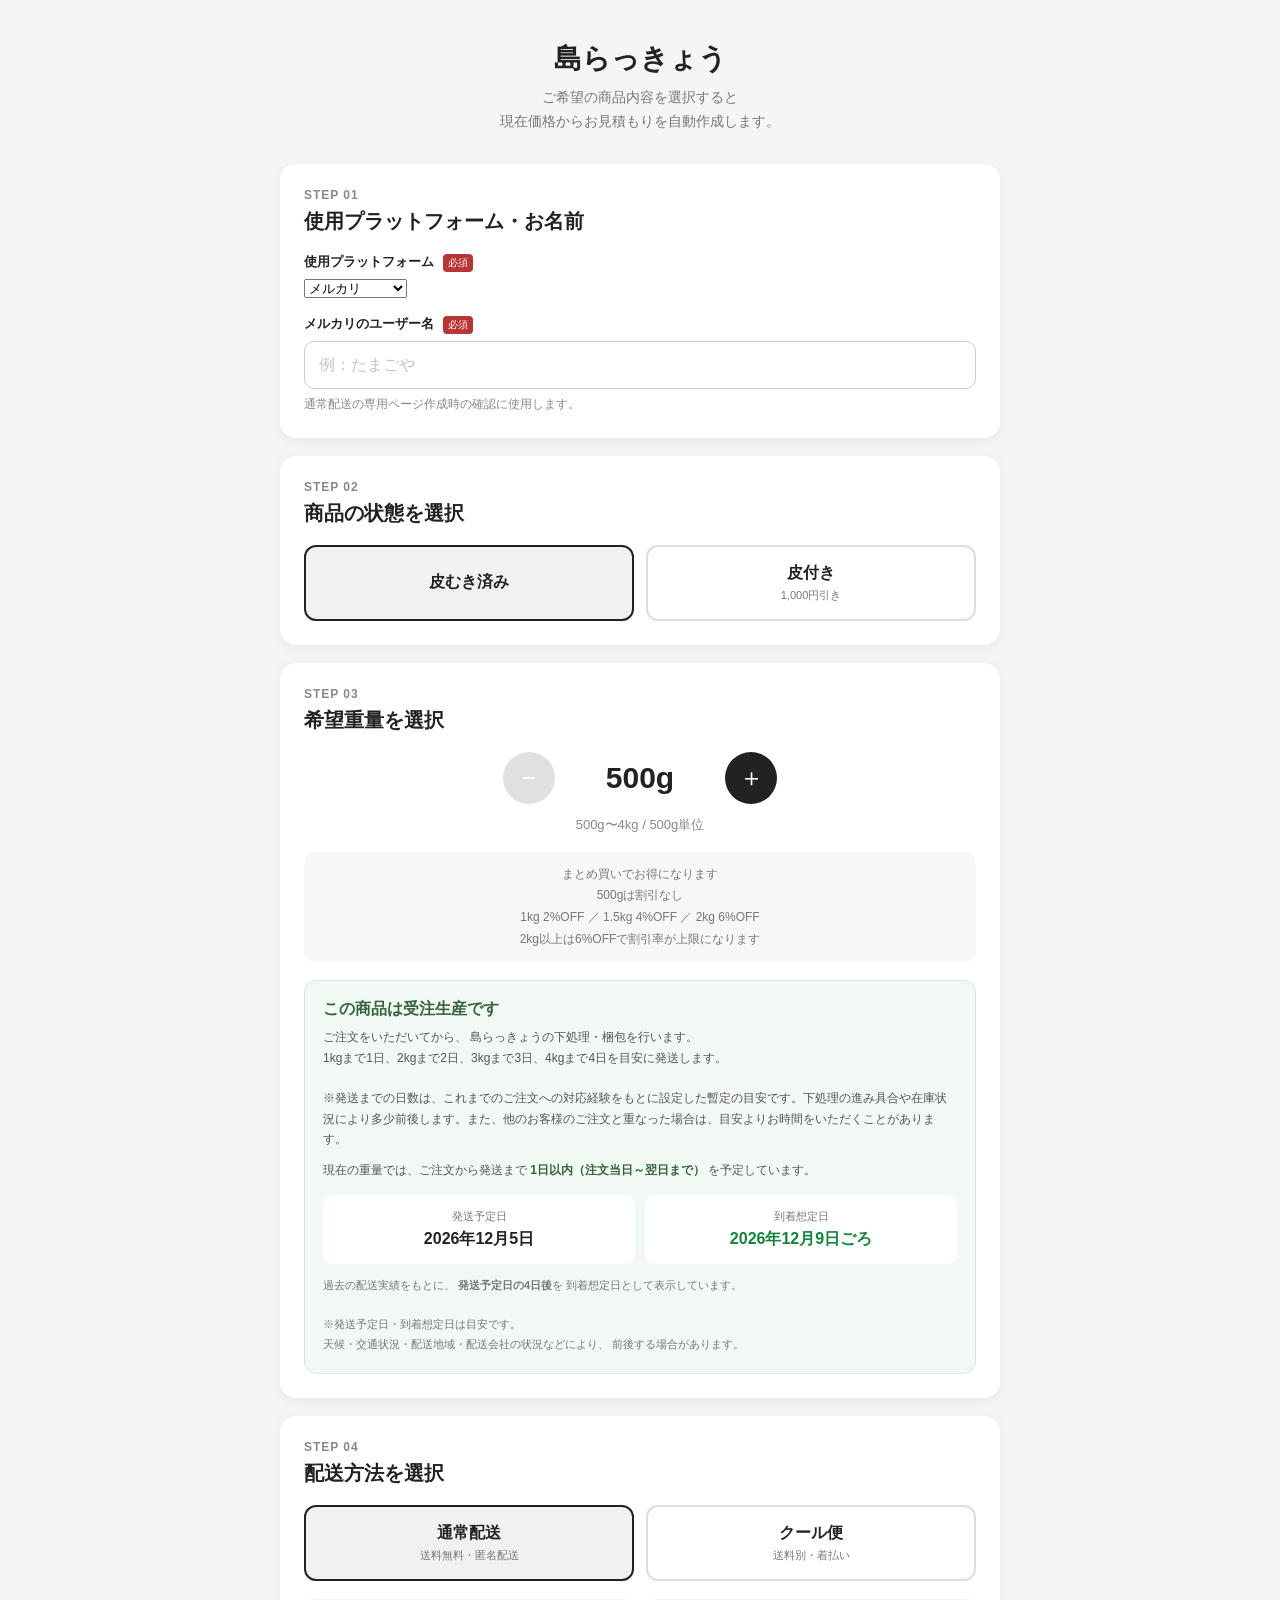
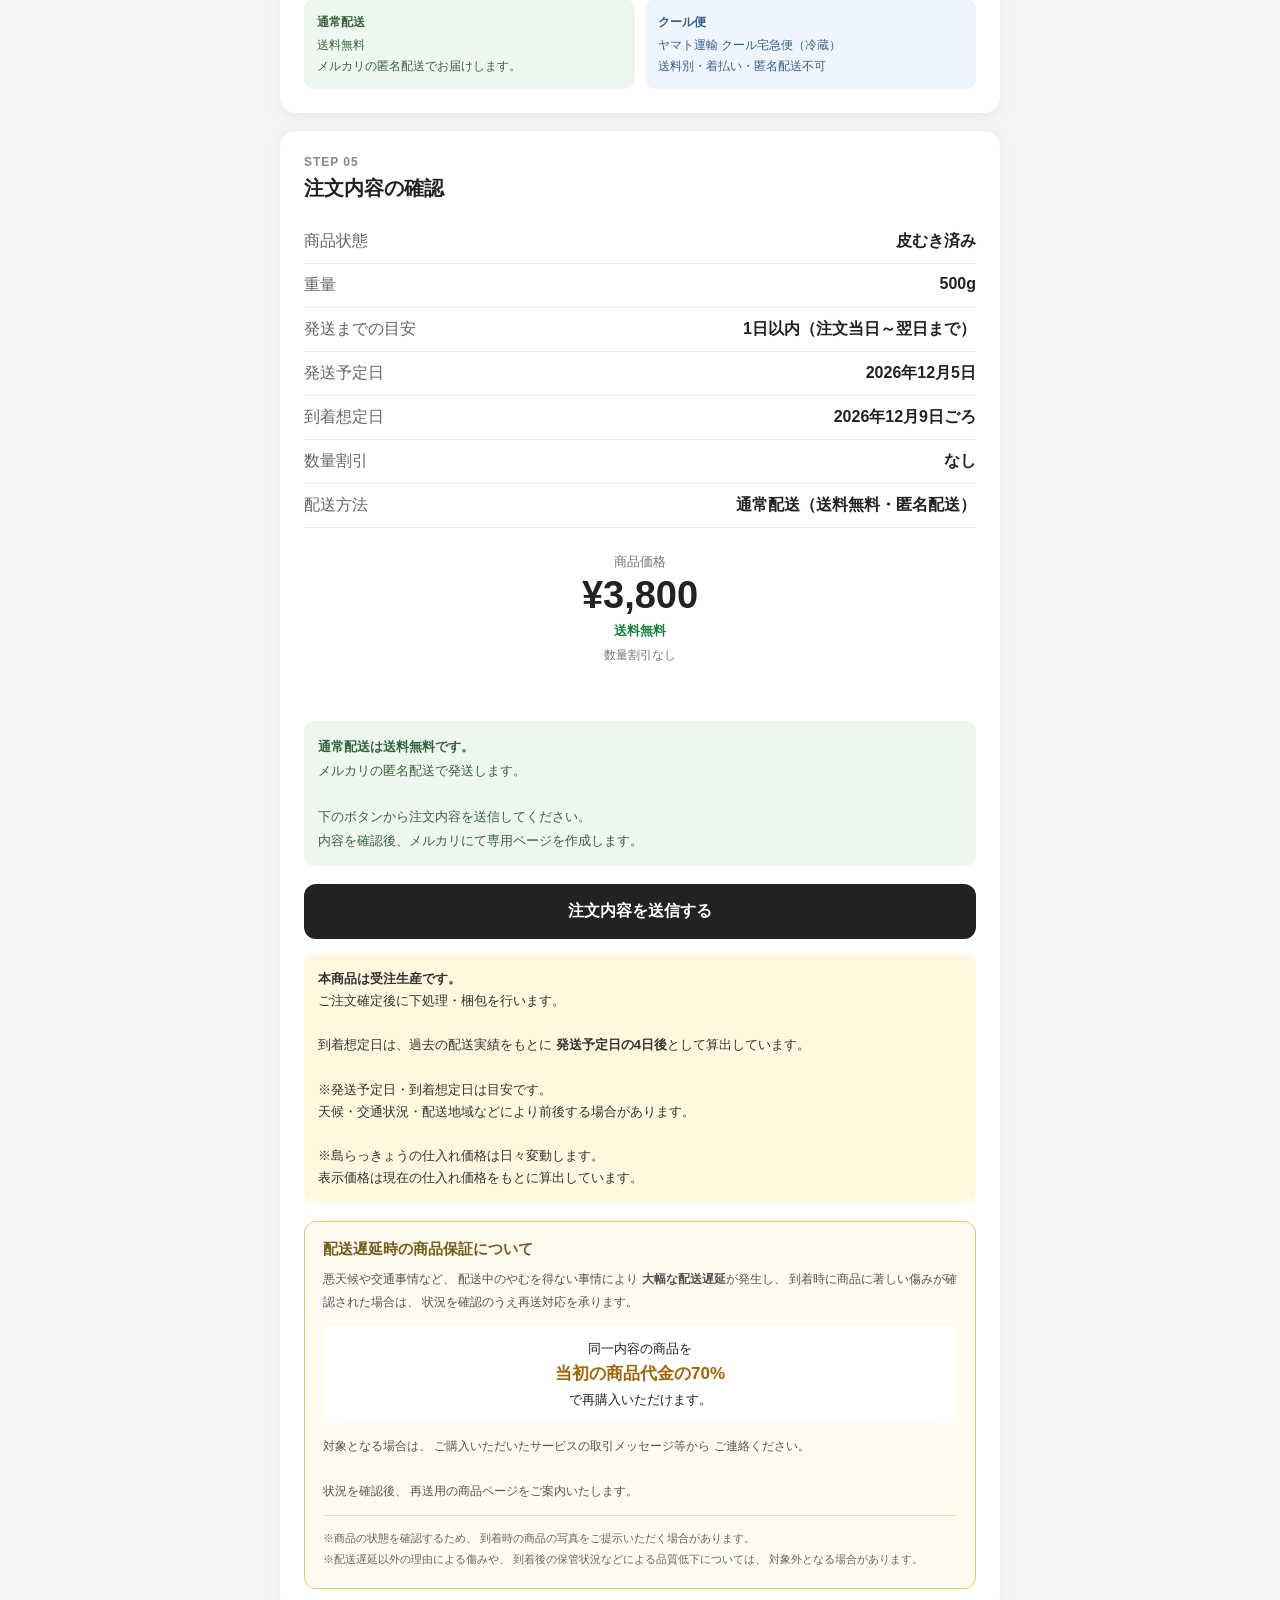
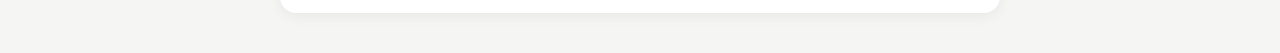
<file: order.html>
<!DOCTYPE html>
<html lang="ja">

<head>
<meta charset="UTF-8">
<meta name="viewport" content="width=device-width, initial-scale=1.0">

<title>島らっきょう通販のお見積もり・注文｜たまご屋</title>
    <meta name="description" content="島らっきょうの購入をご検討の方へ。皮むき済み・皮付き、ご希望の量や配送方法を選んで料金の目安を確認し、注文を依頼できます。沖縄からのクール便送料や発送までの目安もご案内しています。">
    <link rel="canonical" href="https://www.tama-goya.com/order.html">
    <meta property="og:type" content="website">
    <meta property="og:locale" content="ja_JP">
    <meta property="og:site_name" content="たまご屋">
    <meta property="og:title" content="島らっきょう通販のお見積もり・注文｜たまご屋">
    <meta property="og:description" content="島らっきょうの購入をご検討の方へ。皮むき済み・皮付き、ご希望の量や配送方法を選んで料金の目安を確認し、注文を依頼できます。沖縄からのクール便送料や発送までの目安もご案内しています。">
    <meta property="og:url" content="https://www.tama-goya.com/order.html">


<style>

* {
    box-sizing: border-box;
}

html {
    color-scheme: light;
}

body {
    margin: 0;
    background: #f5f5f3;
    color: #222;
    font-family:
        -apple-system,
        BlinkMacSystemFont,
        "Segoe UI",
        "Hiragino Kaku Gothic ProN",
        "Yu Gothic",
        sans-serif;
}

.container {
    width: min(720px, calc(100% - 32px));
    margin: 40px auto;
}

header {
    text-align: center;
    margin-bottom: 30px;
}

h1 {
    margin: 0 0 8px;
    font-size: 28px;
}

.subtitle {
    color: #777;
    font-size: 14px;
    line-height: 1.7;
}

.card {
    background: #fff;
    color: #222;
    border-radius: 16px;
    padding: 24px;
    margin-bottom: 18px;
    box-shadow: 0 3px 14px rgba(0,0,0,.06);
}

.step {
    color: #888;
    font-size: 12px;
    font-weight: bold;
    letter-spacing: .08em;
}

h2 {
    margin: 6px 0 18px;
    font-size: 20px;
}


/* ========================================
   入力
======================================== */

.form-group {
    margin-bottom: 17px;
}

.form-group:last-child {
    margin-bottom: 0;
}

.form-group label {
    display: block;
    margin-bottom: 7px;
    font-size: 13px;
    font-weight: bold;
}

.required {
    display: inline-block;
    margin-left: 5px;
    padding: 2px 5px;
    border-radius: 4px;
    background: #b83535;
    color: #fff;
    font-size: 10px;
    font-weight: normal;
}

.form-group input {
    display: block;
    width: 100%;
    padding: 14px;
    border: 1px solid #ccc;
    border-radius: 10px;
    background: #fff !important;
    color: #111 !important;
    -webkit-text-fill-color: #111;
    font-size: 16px;
}

.form-group input::placeholder {
    color: #c4c4c4 !important;
    -webkit-text-fill-color: #c4c4c4 !important;
    opacity: 1;
}

.form-group input::-webkit-input-placeholder {
    color: #c4c4c4 !important;
    -webkit-text-fill-color: #c4c4c4 !important;
    opacity: 1;
}

.form-group input::-moz-placeholder {
    color: #c4c4c4 !important;
    opacity: 1;
}

.form-group input:-ms-input-placeholder {
    color: #c4c4c4 !important;
}

.form-group input:focus {
    outline: none;
    border-color: #222;
}

.form-help {
    margin-top: 6px;
    color: #888;
    font-size: 12px;
    line-height: 1.6;
}


/* ========================================
   選択肢
======================================== */

.choice-grid {
    display: grid;
    grid-template-columns: 1fr 1fr;
    gap: 12px;
}

.choice {
    position: relative;
}

.choice input {
    position: absolute;
    opacity: 0;
    pointer-events: none;
}

.choice label {
    display: flex;
    min-height: 76px;
    align-items: center;
    justify-content: center;
    flex-direction: column;
    padding: 14px 12px;
    border: 2px solid #ddd;
    border-radius: 12px;
    background: #fff;
    color: #222;
    text-align: center;
    cursor: pointer;
    font-weight: bold;
    transition: .15s;
}

.choice label small {
    display: block;
    margin-top: 4px;
    color: #777;
    font-size: 11px;
    font-weight: normal;
}

.choice input:checked + label {
    border-color: #222;
    background: #f1f1ef;
}


/* ========================================
   重量
======================================== */

.weight-box {
    display: flex;
    align-items: center;
    justify-content: center;
    gap: 20px;
}

.weight-button {
    display: flex;
    align-items: center;
    justify-content: center;
    width: 52px;
    height: 52px;
    padding: 0;
    border: 0;
    border-radius: 50%;
    background: #222;
    color: #fff;
    font-size: 25px;
    cursor: pointer;
}

.weight-button:disabled {
    background: #ccc;
    cursor: not-allowed;
}

.weight {
    min-width: 130px;
    text-align: center;
    font-size: 30px;
    font-weight: bold;
}

.hint {
    margin-top: 12px;
    color: #888;
    font-size: 13px;
    text-align: center;
}

.discount-guide {
    margin-top: 18px;
    padding: 12px;
    background: #f7f7f5;
    border-radius: 10px;
    color: #777;
    text-align: center;
    font-size: 12px;
    line-height: 1.8;
}


/* ========================================
   受注生産
======================================== */

.production-box {
    margin-top: 18px;
    padding: 18px;
    border: 1px solid #d9e7db;
    border-radius: 12px;
    background: #f2f8f3;
}

.production-title {
    margin-bottom: 7px;
    color: #35643c;
    font-size: 16px;
    font-weight: bold;
}

.production-description {
    color: #555;
    font-size: 12px;
    line-height: 1.7;
}

.production-days {
    margin-top: 10px;
    color: #555;
    font-size: 12px;
    line-height: 1.7;
}

.production-days strong {
    color: #35643c;
}

.schedule-box {
    display: grid;
    grid-template-columns: 1fr 1fr;
    gap: 10px;
    margin-top: 15px;
}

.schedule-item {
    padding: 14px 10px;
    background: #fff;
    border-radius: 10px;
    text-align: center;
}

.schedule-label {
    margin-bottom: 5px;
    color: #777;
    font-size: 11px;
}

.schedule-value {
    color: #222;
    font-size: 16px;
    font-weight: bold;
}

.schedule-item.arrival .schedule-value {
    color: #16823b;
}

.schedule-note {
    margin-top: 12px;
    color: #777;
    font-size: 11px;
    line-height: 1.8;
}


/* ========================================
   配送
======================================== */

.shipping-guide {
    display: grid;
    grid-template-columns: 1fr 1fr;
    gap: 10px;
    margin-top: 18px;
}

.shipping-guide-item {
    padding: 13px;
    border-radius: 10px;
    font-size: 12px;
    line-height: 1.7;
}

.shipping-guide-item strong {
    display: block;
    margin-bottom: 3px;
}

.shipping-guide-item.normal {
    background: #eef7ef;
    color: #35643c;
}

.shipping-guide-item.cool {
    background: #eef5ff;
    color: #365f8a;
}


/* ========================================
   冷蔵配送の案内
======================================== */

.base-guide {
    margin-top: 20px;
    padding: 22px;
    border: 1px solid #cbdced;
    border-radius: 14px;
    background: #f4f8fc;
}

.base-guide-title {
    margin-bottom: 10px;
    color: #294f77;
    font-size: 17px;
    font-weight: bold;
}

.base-guide-text {
    color: #4d5f70;
    font-size: 13px;
    line-height: 1.9;
}

.base-reason {
    margin-top: 14px;
    padding: 13px;
    background: #fff;
    border-radius: 10px;
    color: #444;
    font-size: 12px;
    line-height: 1.8;
}

.base-reason strong {
    color: #285d8e;
}

.base-button {
    display: block;
    width: 100%;
    margin-top: 18px;
    padding: 17px;
    border: 0;
    border-radius: 12px;
    background: #2f638f;
    color: #fff !important;
    text-decoration: none;
    text-align: center;
    font-size: 16px;
    font-weight: bold;
    cursor: pointer;
    transition: .15s;
}

.base-button:hover {
    opacity: .88;
}

.base-note {
    margin-top: 10px;
    color: #71808e;
    font-size: 11px;
    line-height: 1.7;
    text-align: center;
}


/* ========================================
   配送遅延保証
======================================== */

.delivery-support {
    margin-top: 18px;
    padding: 18px;
    border: 1px solid #e6c965;
    border-radius: 12px;
    background: #fffaf0;
}

.delivery-support-title {
    margin-bottom: 9px;
    color: #765d17;
    font-size: 15px;
    font-weight: bold;
}

.delivery-support-text {
    color: #555;
    font-size: 12px;
    line-height: 1.9;
}

.delivery-support-highlight {
    margin: 12px 0;
    padding: 12px;
    border-radius: 9px;
    background: #fff;
    color: #222;
    text-align: center;
    font-size: 13px;
    line-height: 1.7;
}

.delivery-support-highlight strong {
    color: #a26500;
    font-size: 17px;
}

.delivery-support-flow {
    margin-top: 12px;
    padding-top: 12px;
    border-top: 1px solid #eadfb9;
    color: #666;
    font-size: 11px;
    line-height: 1.9;
}


/* ========================================
   見積もり
======================================== */

.summary-row {
    display: flex;
    justify-content: space-between;
    gap: 15px;
    padding: 11px 0;
    border-bottom: 1px solid #eee;
}

.summary-row span {
    color: #666;
}

.summary-row strong {
    text-align: right;
}

.price {
    padding: 25px 0 8px;
    text-align: center;
}

.price-label {
    color: #777;
    font-size: 13px;
}

.price-value {
    margin-top: 3px;
    color: #222;
    font-size: 38px;
    font-weight: bold;
}

.price-shipping {
    margin-top: 5px;
    color: #16823b;
    font-size: 13px;
    font-weight: bold;
}

.discount-detail {
    min-height: 22px;
    margin-top: 7px;
    color: #777;
    font-size: 12px;
}

.discount-detail.active {
    color: #16823b;
    font-weight: bold;
}

.unpeeled-notice {
    margin-top: 14px;
    padding: 12px;
    background: #eef7ef;
    border-radius: 10px;
    color: #35643c;
    font-size: 12px;
    line-height: 1.7;
}


/* ========================================
   注意
======================================== */

.notice {
    margin-top: 15px;
    padding: 14px;
    background: #fff8df;
    color: #333;
    border-radius: 10px;
    font-size: 13px;
    line-height: 1.7;
}

.normal-order-notice {
    margin-top: 15px;
    padding: 14px;
    background: #eef7ef;
    color: #35643c;
    border-radius: 10px;
    font-size: 13px;
    line-height: 1.8;
}


/* ========================================
   ボタン
======================================== */

button.primary {
    width: 100%;
    margin-top: 18px;
    padding: 17px;
    border: 0;
    border-radius: 12px;
    background: #222;
    color: #fff;
    font-size: 16px;
    font-weight: bold;
    cursor: pointer;
    transition: .15s;
}

button.primary:hover {
    opacity: .88;
}

button.primary:disabled {
    background: #aaa;
    opacity: 1;
    cursor: wait;
}


/* ========================================
   状態
======================================== */

.loading {
    padding: 30px;
    color: #777;
    text-align: center;
    line-height: 1.8;
}

.error {
    padding: 18px;
    background: #fff1f1;
    color: #a32626;
    border-radius: 12px;
    text-align: center;
    line-height: 1.7;
}

.error-detail {
    margin-top: 8px;
    font-size: 12px;
    color: #a85c5c;
}

.hidden {
    display: none !important;
}


/* ========================================
   完了
======================================== */

.complete-card {
    padding-top: 36px;
    padding-bottom: 36px;
    text-align: center;
}

.complete-icon {
    display: flex;
    align-items: center;
    justify-content: center;
    width: 68px;
    height: 68px;
    margin: 0 auto 20px;
    background: #eaf7ed;
    color: #16823b;
    border-radius: 50%;
    font-size: 34px;
    font-weight: bold;
}

.complete-title {
    margin-bottom: 12px;
    font-size: 23px;
    font-weight: bold;
}

.complete-text {
    color: #666;
    font-size: 14px;
    line-height: 1.9;
}

.mercari-follow-notice {
    margin-top: 22px;
    padding: 18px;
    border: 2px solid #e6c965;
    border-radius: 12px;
    background: #fff8df;
    color: #333;
    text-align: left;
    font-size: 14px;
    line-height: 1.9;
}

.mercari-follow-notice strong {
    display: block;
    margin-bottom: 8px;
    color: #765d17;
    font-size: 16px;
}

.order-number {
    margin-top: 22px;
    padding: 15px;
    background: #f7f7f5;
    border-radius: 10px;
    color: #666;
    font-size: 12px;
}

.order-number strong {
    display: block;
    margin-top: 5px;
    color: #222;
    font-size: 19px;
}

.complete-summary {
    margin-top: 20px;
    padding: 16px;
    background: #fafafa;
    border-radius: 10px;
    text-align: left;
    font-size: 13px;
    line-height: 1.9;
}


/* ========================================
   スマホ
======================================== */

@media (max-width: 520px) {

    .container {
        margin-top: 22px;
    }

    .card {
        padding: 20px;
    }

    .choice-grid,
    .shipping-guide,
    .schedule-box {
        grid-template-columns: 1fr;
    }

    h1 {
        font-size: 24px;
    }

    .price-value {
        font-size: 34px;
    }

    .weight {
        min-width: 110px;
        font-size: 27px;
    }

}


.action-link { display:block; margin-top:14px; padding:16px; border-radius:12px; background:#c93232; color:#fff; text-decoration:none; font-weight:bold; }
dialog { width:min(620px,calc(100% - 32px)); max-height:85vh; overflow:auto; border:0; border-radius:16px; padding:24px; color:#222; }
dialog::backdrop { background:rgba(0,0,0,.5); }
button.secondary { width:100%; margin-top:12px; padding:14px; border:1px solid #777; border-radius:10px; background:#fff; color:#222; cursor:pointer; }
button:disabled { opacity:.6; cursor:wait; }
.status-message { margin-top:12px; line-height:1.8; color:#555; }

/* 注文メール送信中の表示 */
.sending-panel { margin-top: 18px; padding: 22px 16px; border: 2px solid #2e7d32; border-radius: 14px; background: #f0f8f0; text-align: center; }
.sending-spinner { width: 42px; height: 42px; margin: 0 auto 12px; border: 5px solid #c9e2ca; border-top-color: #2e7d32; border-radius: 50%; animation: sending-spin 1s linear infinite; }
.sending-panel strong { display: block; font-size: 18px; color: #205c24; }
.sending-panel p { margin: 10px 0 0; line-height: 1.7; }
.sending-elapsed { font-variant-numeric: tabular-nums; color: #456247; }
@keyframes sending-spin { to { transform: rotate(360deg); } }
@media (prefers-reduced-motion: reduce) { .sending-spinner { animation-duration: 3s; } }


.sending-steps { list-style: none; padding: 0; margin: 18px 0; text-align: left; }
.sending-steps li { padding: 12px; margin: 6px 0; border-radius: 8px; background: #e8ece8; color: #666; display: flex; gap: 10px; align-items: center; }
.sending-steps li::before { content: attr(data-marker); width: 26px; height: 26px; border-radius: 50%; background: #d6ddd6; display: grid; place-items: center; flex-shrink: 0; font-weight: bold; }
.sending-steps li.done { background: #e0f1e1; color: #205c24; }
.sending-steps li.done::before { background: #2e7d32; color: white; }
.sending-steps li.active { background: white; color: #205c24; outline: 2px solid #2e7d32; font-weight: bold; }
.sending-steps li.problem { background: #fff1e6; color: #824511; outline: 2px solid #b86820; }
.sending-panel.has-problem { border-color: #b86820; background: #fff9f2; }
.sending-panel.has-problem strong { color: #824511; }

/* 郵便番号による住所補完 */
.postal-search-row { display:flex; gap:10px; align-items:stretch; }
.postal-search-row input { flex:1; min-width:0; }
.postal-search-button { padding:12px 16px; border:1px solid #777; border-radius:8px; background:#fff; color:#222; font-size:16px; cursor:pointer; white-space:nowrap; }
.postal-search-button:focus-visible { outline:3px solid #267344; outline-offset:2px; }
.postal-help, .postal-status { font-size:14px; line-height:1.7; margin:8px 0 0; }
.postal-status { min-height:1.7em; }
.postal-status[data-error="true"] { color:#a32323; }
.postal-choice { width:100%; padding:12px; margin:8px 0; font-size:16px; }
@media (max-width:380px) { .postal-search-row { flex-wrap:wrap; } .postal-search-row input { flex-basis:100%; } }

</style>
</head>


<body>

<div class="container">

<header>

    <h1>島らっきょう</h1>

    <div class="subtitle">
        ご希望の商品内容を選択すると<br>
        現在価格からお見積もりを自動作成します。
    </div>

</header>


<section class="card" id="loadingSection">

    <div class="loading">
        現在の販売価格を読み込んでいます...
    </div>

</section>


<section class="card hidden" id="errorSection">

    <div class="error">

        <strong>
            注文ページを読み込めませんでした。
        </strong>

        <div
            class="error-detail"
            id="errorMessage"
        ></div>

    </div>

</section>


<section class="card hidden" id="receptionNotice" role="status"></section>
<section class="card hidden" id="pendingNotice">
    <h2>送信結果の確認が必要な注文があります</h2>
    <p>同じ注文番号で再確認します。注文内容は変更せず、下のボタンを押してください。</p>
    <button class="primary" type="button" onclick="retryPendingOrder()">前回の注文の送信結果を確認する</button>
</section>
<div id="orderForm" class="hidden">


<!-- ========================================
     STEP 1
======================================== -->

<section class="card">

    <div class="step">STEP 01</div>

    <h2>使用プラットフォーム・お名前</h2>
    <div class="form-group">
        <label for="platform">使用プラットフォーム <span class="required">必須</span></label>
        <select id="platform" onchange="updatePlatformUI(); updateEstimate();">
            <option value="mercari">メルカリ</option>
            <option value="yahoo_fleamarket">Yahoo!フリマ</option>
        </select>
    </div>

    <div class="form-group">

        <label for="mercariName">

            <span data-platform-name>メルカリ</span>のユーザー名

            <span class="required">
                必須
            </span>

        </label>

        <input
            type="text"
            id="mercariName"
            maxlength="50"
            placeholder="例：たまごや"
            autocomplete="off"
        >

        <div class="form-help">
            通常配送の専用ページ作成時の確認に使用します。
        </div>

    </div>

</section>


<!-- ========================================
     STEP 2
======================================== -->

<section class="card">

    <div class="step">STEP 02</div>

    <h2>商品の状態を選択</h2>

    <div class="choice-grid">

        <div class="choice">

            <input
                type="radio"
                name="type"
                id="peeled"
                value="peeled"
                checked
            >

            <label for="peeled">
                皮むき済み
            </label>

        </div>


        <div class="choice">

            <input
                type="radio"
                name="type"
                id="unpeeled"
                value="unpeeled"
            >

            <label for="unpeeled">

                皮付き

                <small>
                    1,000円引き
                </small>

            </label>

        </div>

    </div>


    <div
        class="unpeeled-notice hidden"
        id="unpeeledNotice"
    >
        皮付きの場合は、表示価格から1,000円値引きされます。
    </div>

</section>


<!-- ========================================
     STEP 3
======================================== -->

<section class="card">

    <div class="step">STEP 03</div>

    <h2>希望重量を選択</h2>


    <div class="weight-box">

        <button
            class="weight-button"
            id="minusButton"
            type="button"
            onclick="changeWeight(-500)"
        >
            −
        </button>


        <div
            class="weight"
            id="weightDisplay"
        >
            500g
        </div>


        <button
            class="weight-button"
            id="plusButton"
            type="button"
            onclick="changeWeight(500)"
        >
            ＋
        </button>

    </div>


    <div class="hint">
        500g〜4kg / 500g単位
    </div>


    <div class="discount-guide">

        まとめ買いでお得になります<br>

        500gは割引なし<br>
        1kg 2%OFF ／ 1.5kg 4%OFF ／ 2kg 6%OFF<br>
        2kg以上は6%OFFで割引率が上限になります

    </div>


    <div class="production-box">

        <div class="production-title">
            この商品は受注生産です
        </div>

        <div class="production-description">

            ご注文をいただいてから、
            島らっきょうの下処理・梱包を行います。<br>
            1kgまで1日、2kgまで2日、3kgまで3日、4kgまで4日を目安に発送します。<br><br>
            ※発送までの日数は、これまでのご注文への対応経験をもとに設定した暫定の目安です。下処理の進み具合や在庫状況により多少前後します。また、他のお客様のご注文と重なった場合は、目安よりお時間をいただくことがあります。

        </div>


        <div class="production-days">

            現在の重量では、ご注文から発送まで

            <strong id="productionDaysDisplay">
                1日以内（注文当日～翌日まで）
            </strong>

            を予定しています。

        </div>


        <div class="schedule-box">

            <div class="schedule-item">

                <div class="schedule-label">
                    発送予定日
                </div>

                <div
                    class="schedule-value"
                    id="shippingDateDisplay"
                >
                    ―
                </div>

            </div>


            <div class="schedule-item arrival">

                <div class="schedule-label">
                    到着想定日
                </div>

                <div
                    class="schedule-value"
                    id="arrivalDateDisplay"
                >
                    ―
                </div>

            </div>

        </div>


        <div class="schedule-note">

            過去の配送実績をもとに、
            <strong>発送予定日の4日後</strong>を
            到着想定日として表示しています。

            <br><br>

            ※発送予定日・到着想定日は目安です。<br>
            天候・交通状況・配送地域・配送会社の状況などにより、
            前後する場合があります。

        </div>

    </div>

</section>


<!-- ========================================
     STEP 4
======================================== -->

<section class="card">

    <div class="step">STEP 04</div>

    <h2>配送方法を選択</h2>


    <div class="choice-grid">

        <div class="choice">

            <input
                type="radio"
                name="shipping"
                id="normal"
                value="normal"
                checked
            >

            <label for="normal">

                通常配送

                <small>
                    送料無料・匿名配送
                </small>

            </label>

        </div>


        <div class="choice">

            <input
                type="radio"
                name="shipping"
                id="cool"
                value="cool"
            >

            <label for="cool">

                クール便

                <small>
                    送料別・着払い
                </small>

            </label>

        </div>

    </div>


    <div class="shipping-guide">

        <div class="shipping-guide-item normal">

            <strong>通常配送</strong>

            送料無料<br>
            <span data-platform-name>メルカリ</span>の匿名配送でお届けします。

        </div>


        <div class="shipping-guide-item cool">

            <strong>クール便</strong>

            ヤマト運輸 クール宅急便（冷蔵）<br>
            送料別・着払い・匿名配送不可

        </div>

    </div>



    <div id="chilledEstimate" class="base-guide hidden">
        <h3>ヤマト運輸 クール宅急便送料の目安（沖縄県発送）</h3>
        <label for="destinationPrefecture">お届け先の都道府県</label>
        <select id="destinationPrefecture" style="width:100%;padding:12px;margin:10px 0;font-size:16px">
            <option value="">選択してください</option>
        </select>
        <p id="chilledSize"></p>
        <p id="chilledFee" aria-live="polite"></p>
        <p id="chilledTotal" aria-live="polite" style="font-weight:bold;font-size:1.2em"></p>
        <p>送料はお客様負担・匿名配送不可です。商品1500gまでは60サイズ、2000g以上は80サイズで計算しています。実際の送料は梱包後の箱寸法により確定します。持込などの割引は含めていません。梱包材・保冷材は暫定500gとして計算し、60サイズは梱包込み2kg以内、80サイズは5kg以内が条件です。箱寸法や梱包重量が上限を超える場合は送料が変わります。</p>
        <p>商品代金は<span data-platform-name>メルカリ</span>の専用ページでお支払いください。送料は商品代金に含まれず、受け取り時に配送会社へお支払いいただきます。参考合計は商品代金と送料目安の合計です。</p>
        <details><summary>地域別送料表（冷蔵料金込み）</summary>
        <div style="overflow-x:auto"><table style="width:100%;text-align:left"><thead><tr><th>お届け先</th><th>60サイズ</th><th>80サイズ</th></tr></thead><tbody id="chilledRateRows"></tbody></table></div>
        </details>
        <p><a href="https://www.kuronekoyamato.co.jp/ytc/search/estimate/ichiran.html" target="_blank" rel="noopener noreferrer">ヤマト運輸の公式運賃表（沖縄発・現金）</a> ／ <a href="https://www.kuronekoyamato.co.jp/ytc/customer/send/services/cool/" target="_blank" rel="noopener noreferrer">クール宅急便の案内</a>（2026年10月1日確認）</p>
    </div>

    <div class="hidden" id="coolAddressFields">
        <h3>クール便のお届け先</h3>
        <p>ヤマト運輸 クール宅急便は匿名配送ではありません。商品代金は<span data-platform-name>メルカリ</span>でお支払い、冷蔵送料は着払い（お客様負担）です。入力情報は注文確認・発送に使用します。</p>
<div class="form-group"><label for="recipientName">お届け先氏名 <span class="required">必須</span></label><input id="recipientName" type="text" autocomplete="shipping name" maxlength="80" placeholder="例：山田 太郎"></div>
<div class="form-group">
    <label for="postalCode">郵便番号 <span class="required">必須</span></label>
    <div class="postal-search-row">
        <input id="postalCode" type="text" autocomplete="shipping postal-code" maxlength="8" placeholder="例：900-0001" inputmode="numeric" aria-describedby="postalHelp postalStatus">
        <button id="postalSearchButton" class="postal-search-button" type="button">住所検索</button>
    </div>
    <p id="postalHelp" class="postal-help">7桁入力すると住所を検索します。番地・建物名・部屋番号は続けて入力してください。</p>
    <p id="postalStatus" class="postal-status" role="status" aria-live="polite"></p>
    <div id="postalCandidates" class="hidden">
        <label for="postalAddressChoice">検索された住所</label>
        <select id="postalAddressChoice" class="postal-choice"></select>
        <button id="postalApplyButton" class="postal-search-button" type="button">選択した住所を入力する</button>
    </div>
</div>
<div class="form-group"><label for="streetAddress">市区町村・町域・番地 <span class="required">必須</span></label><input id="streetAddress" type="text" autocomplete="shipping address-line1" maxlength="150" placeholder="例：那覇市○○1丁目2番3号"></div>
<div class="form-group"><label for="building">建物名・部屋番号（任意）</label><input id="building" type="text" autocomplete="shipping address-line2" maxlength="100" placeholder="例：○○マンション101号室"></div>
<div class="form-group"><label for="phone">電話番号 <span class="required">必須</span></label><input id="phone" type="tel" autocomplete="shipping tel" maxlength="20" placeholder="例：090-1234-5678"></div>
</div>

</section>


<!-- ========================================
     STEP 5
======================================== -->

<section class="card">

    <div class="step">STEP 05</div>

    <h2>注文内容の確認</h2>


    <div class="summary-row">
        <span>商品状態</span>
        <strong id="summaryType"></strong>
    </div>


    <div class="summary-row">
        <span>重量</span>
        <strong id="summaryWeight"></strong>
    </div>


    <div class="summary-row">
        <span>発送までの目安</span>
        <strong id="summaryProductionDays"></strong>
    </div>


    <div class="summary-row">
        <span>発送予定日</span>
        <strong id="summaryShippingDate"></strong>
    </div>


    <div class="summary-row">
        <span>到着想定日</span>
        <strong id="summaryArrivalDate"></strong>
    </div>


    <div class="summary-row">
        <span>数量割引</span>
        <strong id="summaryDiscount"></strong>
    </div>


    <div class="summary-row">
        <span>配送方法</span>
        <strong id="summaryShipping"></strong>
    </div>


    <div class="price">

        <div class="price-label">
            商品価格
        </div>

        <div
            class="price-value"
            id="priceDisplay"
        >
            ¥0
        </div>


        <div
            class="price-shipping"
            id="priceShipping"
        >
            送料無料
        </div>


        <div
            class="discount-detail"
            id="discountDetail"
        >
            数量割引なし
        </div>


        <div
            class="discount-detail"
            id="unpeeledDiscountDetail"
        ></div>

    </div>


    <!-- 通常配送 -->

    <div id="normalOrderArea">

        <div class="normal-order-notice">

            <strong>
                <span id="orderPaymentNote">通常配送は送料無料です。</span>
            </strong>

            <br>

            <span id="deliveryMethodNote"><span data-platform-name>メルカリ</span>の匿名配送で発送します。</span>

            <br><br>

            下のボタンから注文内容を送信してください。<br>
            内容を確認後、<span data-platform-name>メルカリ</span>にて専用ページを作成します。

        </div>


        <button
            class="primary"
            id="sendButton"
            type="button"
            onclick="sendOrder()"
        >
            注文内容を送信する
        </button>

    </div>


    <div class="notice">

        <strong>
            本商品は受注生産です。
        </strong>

        <br>

        ご注文確定後に下処理・梱包を行います。

        <br><br>

        到着想定日は、過去の配送実績をもとに
        <strong>発送予定日の4日後</strong>として算出しています。

        <br><br>

        ※発送予定日・到着想定日は目安です。<br>
        天候・交通状況・配送地域などにより前後する場合があります。

        <br><br>

        ※島らっきょうの仕入れ価格は日々変動します。<br>
        表示価格は現在の仕入れ価格をもとに算出しています。

    </div>


    <!-- 配送遅延保証 -->

    <div class="delivery-support">

        <div class="delivery-support-title">
            配送遅延時の商品保証について
        </div>


        <div class="delivery-support-text">

            悪天候や交通事情など、
            配送中のやむを得ない事情により
            <strong>大幅な配送遅延</strong>が発生し、
            到着時に商品に著しい傷みが確認された場合は、
            状況を確認のうえ再送対応を承ります。

        </div>


        <div class="delivery-support-highlight">

            同一内容の商品を<br>

            <strong>
                当初の商品代金の70%
            </strong>

            <br>

            で再購入いただけます。

        </div>


        <div class="delivery-support-text">

            対象となる場合は、
            ご購入いただいたサービスの取引メッセージ等から
            ご連絡ください。

            <br><br>

            状況を確認後、
            再送用の商品ページをご案内いたします。

        </div>


        <div class="delivery-support-flow">

            ※商品の状態を確認するため、
            到着時の商品の写真をご提示いただく場合があります。

            <br>

            ※配送遅延以外の理由による傷みや、
            到着後の保管状況などによる品質低下については、
            対象外となる場合があります。

        </div>

    </div>

</section>

</div>


<!-- ========================================
     完了
======================================== -->

<section
    class="card complete-card hidden"
    id="completeSection"
>

    <div class="complete-icon">
        ✓
    </div>


    <div class="complete-title">
        注文内容を送信しました
    </div>


    <ol class="sending-steps" aria-label="注文送信の完了状況">
        <li class="done" data-marker="✓">注文内容の準備が完了しました</li>
        <li class="done" data-marker="✓">サーバーから結果を受信しました</li>
        <li class="done" data-marker="✓">メール送信完了を確認しました</li>
    </ol>
    <div class="complete-text">

        ご注文ありがとうございます。<br>

        内容を確認後、
        <span data-platform-name>メルカリ</span>にて専用ページを作成いたします。

    </div>


    <div class="mercari-follow-notice" role="note">
        <strong>専用ページの出品通知について</strong>
        <span data-platform-name>メルカリ</span>で当店のアカウントをフォローして、
        <b>出品通知をON</b>にしておいてください。<br>
        専用ページの出品に気づきやすくなります。
    </div>


    <a class="action-link hidden" id="mercariShopButton" target="_blank" rel="noopener noreferrer"><span data-platform-name>メルカリ</span>の当店ページを開く</a>
    <button class="secondary" type="button" onclick="downloadCompletedOrder()">注文内容・注文番号をテキストでダウンロード</button>
    <div class="status-message" id="copyOrderStatus" role="status"></div>

    <div class="order-number">

        注文番号

        <strong id="completeOrderNumber"></strong>

    </div>


    <div
        class="complete-summary"
        id="completeSummary"
    ></div>

</section>

</div>


<dialog id="confirmDialog" aria-labelledby="confirmTitle">
    <h2 id="confirmTitle">注文内容をご確認ください</h2>
    <div id="confirmSummary" class="complete-summary"></div>
    <p>内容を確認後、当店が<span data-platform-name>メルカリ</span>に専用ページを作成します。商品代金は<span data-platform-name>メルカリ</span>でお支払いください。クール便の送料は別途着払いです。</p>
    <button class="primary" id="confirmSendButton" type="button" onclick="confirmOrder()">この内容で送信する</button>
    <button class="secondary" id="confirmBackButton" type="button" onclick="cancelConfirmation()">戻って修正する</button>
    <div id="sendingPanel" class="sending-panel hidden" role="status" aria-live="polite">
        <div id="sendingSpinner" class="sending-spinner" aria-hidden="true"></div>
        <strong id="sendingTitle">注文メールを送信しています</strong>
        <ol class="sending-steps" aria-label="注文送信の進行状況">
            <li id="sendStep1" data-marker="1">注文内容の準備</li>
            <li id="sendStep2" data-marker="2">送信結果を待っています</li>
            <li id="sendStep3" data-marker="3">メール送信完了の確認</li>
        </ol>
        <p id="sendingHint">完了画面が表示されるまで、この画面を開いたままお待ちください。</p>
        <p class="sending-elapsed" aria-live="off">経過時間：<span id="sendingSeconds">0</span>秒</p>
    </div>
    <div class="status-message" id="sendStatus" role="status"></div>
</dialog>

<script>

/* ========================================
   基本設定
======================================== */

const MIN_WEIGHT = 500;
const WEIGHT_STEP = 500;
const MAX_WEIGHT = 4000;

const DISCOUNT_RATE = 2;
const MAX_DISCOUNT_RATE = 6; // 2kgで割引率の上限に到達
const UNPEELED_DISCOUNT = 1000;

const DELIVERY_DAYS = 4;





let weight = 500;
let basePrice = null;
let gasUrl = "";
let isSending = false;
let siteSettings = {};
let draftOrder = null;
let pendingOrder = null;
let completedOrder = null;
const PENDING_KEY = "tamagoya.pendingOrder.v2";


/* ========================================
   settings.json
======================================== */

async function loadSettings() {

    try {

        const response =
            await fetch(
                "./settings.json?t=" +
                Date.now(),
                {
                    cache: "no-store"
                }
            );


        if (!response.ok) {

            throw new Error(
                "settings.jsonを取得できませんでした。"
            );

        }


        const settings =
            await response.json();


        siteSettings = settings;
        const shopURL = safeMercariURL(settings.mercariShopUrl);
        if (shopURL) {
            const link = document.getElementById("mercariShopButton");
            link.href = shopURL;
            updatePlatformUI();
        }
        const configuredBasePrice = settings.basePrice;
        if (
            typeof configuredBasePrice !== "number" ||
            !Number.isFinite(configuredBasePrice) ||
            configuredBasePrice <= 0
        ) {
            throw new Error("settings.jsonのbasePriceに正しい価格を設定してください。");
        }
        basePrice = configuredBasePrice;

        gasUrl =
            String(
                settings.gasUrl || ""
            ).trim();


        if (!gasUrl) {

            throw new Error(
                "注文送信先が設定されていません。"
            );

        }





        document
            .getElementById("loadingSection")
            .classList
            .add("hidden");


        document
            .getElementById("orderForm")
            .classList
            .remove("hidden");


        updateEstimate();
        applyReceptionSettings();
        restorePendingOrder();

    } catch (error) {

        console.error(error);


        document
            .getElementById("loadingSection")
            .classList
            .add("hidden");


        document
            .getElementById("errorMessage")
            .textContent =
                error.message;


        document
            .getElementById("errorSection")
            .classList
            .remove("hidden");

    }

}


/* ========================================
   配送の設定
======================================== */

/* ========================================
   重量変更
======================================== */

function changeWeight(amount) {
    if (![WEIGHT_STEP, -WEIGHT_STEP].includes(amount)) return;

    weight += amount;


    weight =
        Math.max(
            MIN_WEIGHT,
            Math.min(
                MAX_WEIGHT,
                weight
            )
        );


    updateEstimate();

}


/* ========================================
   発送準備日数
======================================== */

function getProductionDays() {
    return Math.ceil(weight / 1000);
}

function productionDaysText(days) {
    return ["", "1日以内（注文当日～翌日まで）", "2日以内（注文から翌々日まで）", "3日以内（注文から3日後まで）", "4日以内（注文から4日後まで）"][days];
}

/* ========================================
   日付
======================================== */

function addDays(date, days) {

    const result =
        new Date(date);


    result.setDate(
        result.getDate() +
        days
    );


    return result;

}


function getShippingDate() {

    return addDays(
        new Date(),
        getProductionDays()
    );

}


function getArrivalDate() {

    return addDays(
        getShippingDate(),
        DELIVERY_DAYS
    );

}


function formatJapaneseDate(date) {

    return (
        date.getFullYear() +
        "年" +
        (date.getMonth() + 1) +
        "月" +
        date.getDate() +
        "日"
    );

}


/* ========================================
   数量割引
======================================== */

function getDiscountRate() {

    const blocks =
        Math.floor(
            weight / 500
        );


    return Math.min(
        MAX_DISCOUNT_RATE,
        Math.max(0, (blocks - 1) * DISCOUNT_RATE)
    );

}


/* ========================================
   価格
======================================== */

function calculateOriginalPrice() {

    return (
        basePrice *
        (weight / 500)
    );

}


function calculateQuantityDiscount() {

    return (
        calculateOriginalPrice() *
        (getDiscountRate() / 100)
    );

}


function getUnpeeledDiscount() {

    const type =
        document.querySelector(
            'input[name="type"]:checked'
        ).value;


    return (
        type === "unpeeled"
            ? UNPEELED_DISCOUNT
            : 0
    );

}


function calculatePrice() {

    let price =
        calculateOriginalPrice()
        -
        calculateQuantityDiscount()
        -
        getUnpeeledDiscount();


    price =
        Math.max(
            0,
            price
        );


    return (
        Math.round(
            price / 10
        ) *
        10
    );

}


function roundMoney(value) {

    return (
        Math.round(
            value / 10
        ) *
        10
    );

}


/* ========================================
   重量表示
======================================== */

function formatWeight(grams) {

    if (grams >= 1000) {

        return (
            (grams / 1000)
                .toFixed(1)
                .replace(".0", "")
            +
            "kg"
        );

    }


    return grams + "g";

}


/* ========================================
   配送方法
======================================== */


// 沖縄発の基本運賃。冷蔵追加料金は60サイズ275円、80サイズ330円。
const COOL_REGIONS = [
    {name:"沖縄", prefs:["沖縄県"], base:{60:940,80:1230}},
    {name:"九州", prefs:["福岡県","佐賀県","長崎県","熊本県","大分県","宮崎県","鹿児島県"], base:{60:1320,80:1940}},
    {name:"中国", prefs:["鳥取県","島根県","岡山県","広島県","山口県"], base:{60:1460,80:2070}},
    {name:"四国", prefs:["徳島県","香川県","愛媛県","高知県"], base:{60:1460,80:2070}},
    {name:"中部・関西", prefs:["静岡県","岐阜県","愛知県","三重県","滋賀県","京都府","大阪府","兵庫県","奈良県","和歌山県"], base:{60:1460,80:2070}},
    {name:"関東", prefs:["茨城県","栃木県","群馬県","埼玉県","千葉県","東京都","神奈川県","山梨県"], base:{60:1460,80:2070}},
    {name:"信越・北陸", prefs:["新潟県","長野県","富山県","石川県","福井県"], base:{60:1610,80:2230}},
    {name:"南東北", prefs:["宮城県","山形県","福島県"], base:{60:1760,80:2380}},
    {name:"北東北", prefs:["青森県","岩手県","秋田県"], base:{60:1920,80:2530}},
    {name:"北海道", prefs:["北海道"], base:{60:2340,80:2950}}
];
// 商品1500gまでは60サイズ、それを超える場合は80サイズ。
const COOL_60_MAX_GRAMS = 1500;
// 梱包材・保冷材の重量を暫定500gとして重量上限も確認。
const COOL_PACKAGING_GRAMS = 500;
function getCoolSize(grams) {
    const packedGrams = grams + COOL_PACKAGING_GRAMS;
    if (grams <= COOL_60_MAX_GRAMS && packedGrams <= 2000) return 60;
    return packedGrams <= 5000 ? 80 : null;
}
function getCoolQuote(prefecture, grams) {
    const region = COOL_REGIONS.find(r => r.prefs.includes(prefecture));
    if (!region || !Number.isFinite(grams) || grams <= 0 || grams > MAX_WEIGHT) return null;
    const size = getCoolSize(grams);
    if (size === null) return null;
    return {size, fee:region.base[size] + (size === 60 ? 275 : 330)};
}
function updateChilledEstimate() {
    const pref = document.getElementById("destinationPrefecture").value;
    const size = getCoolSize(weight);
    const quote = getCoolQuote(pref, weight);
    document.getElementById("chilledSize").textContent = "箱サイズ：" + size + "サイズ";
    document.getElementById("chilledFee").textContent = quote ? "冷蔵送料の目安：¥" + quote.fee.toLocaleString() : "都道府県を選ぶと送料を表示します。";
    document.getElementById("chilledTotal").textContent = quote ? "送料込み参考合計：¥" + (calculatePrice() + quote.fee).toLocaleString() : "送料込み参考合計：お届け先選択後に表示";
    document.getElementById("priceShipping").textContent = quote ? "商品代金に加えて冷蔵送料 ¥" + quote.fee.toLocaleString() + "（目安）" : "冷蔵送料別・お届け先を選択してください";
}
// スクリーンショットの都道府県番号01～47の順番。
const PREFECTURES_IN_CODE_ORDER = ["北海道", "青森県", "岩手県", "宮城県", "秋田県", "山形県", "福島県", "茨城県", "栃木県", "群馬県", "埼玉県", "千葉県", "東京都", "神奈川県", "新潟県", "富山県", "石川県", "福井県", "山梨県", "長野県", "岐阜県", "静岡県", "愛知県", "三重県", "滋賀県", "京都府", "大阪府", "兵庫県", "奈良県", "和歌山県", "鳥取県", "島根県", "岡山県", "広島県", "山口県", "徳島県", "香川県", "愛媛県", "高知県", "福岡県", "佐賀県", "長崎県", "熊本県", "大分県", "宮崎県", "鹿児島県", "沖縄県"];
function initChilledEstimate() {
    const select = document.getElementById("destinationPrefecture");
    for (const pref of PREFECTURES_IN_CODE_ORDER) {
        const option = document.createElement("option");
        option.value = pref;
        option.textContent = pref;
        select.appendChild(option);
    }
    for (const region of COOL_REGIONS) {
        const row = document.createElement("tr");
        for (const value of [region.name, (region.base[60]+275).toLocaleString()+"円", (region.base[80]+330).toLocaleString()+"円"]) { const cell=document.createElement("td"); cell.textContent=value; cell.style.padding="8px 4px"; row.appendChild(cell); }
        document.getElementById("chilledRateRows").appendChild(row);
    }
    select.addEventListener("change", updateEstimate);
}

function updateShippingFields() {
    const cool = document.querySelector('input[name="shipping"]:checked').value === "cool";
    document.getElementById("coolAddressFields").classList.toggle("hidden", !cool);
    document.getElementById("chilledEstimate").classList.toggle("hidden", !cool);
    for (const id of ["recipientName", "postalCode", "streetAddress", "phone", "destinationPrefecture"]) document.getElementById(id).required = cool;
    document.getElementById("orderPaymentNote").textContent = cool ? "商品代金は" + platformLabel(document.getElementById("platform").value) + "でお支払い、クール送料は別途着払いです。" : "通常配送は送料無料です。";
    document.getElementById("deliveryMethodNote").textContent = cool ? "ヤマト運輸 クール宅急便で発送します（匿名配送不可）。" : platformLabel(document.getElementById("platform").value) + "の匿名配送で発送します。";
    if (cool) updateChilledEstimate();
    else document.getElementById("priceShipping").textContent = "送料無料";
}

/* ========================================
   見積もり更新
======================================== */

function updateEstimate() {

    if (basePrice === null) {
        return;
    }


    const type =
        document.querySelector(
            'input[name="type"]:checked'
        ).value;


    const shipping =
        document.querySelector(
            'input[name="shipping"]:checked'
        ).value;


    const typeText =
        type === "peeled"
            ? "皮むき済み"
            : "皮付き";


    const shippingText =
        shipping === "normal"
            ? "通常配送（送料無料・匿名配送）"
            : "ヤマト運輸 クール宅急便（冷蔵・送料着払い・匿名配送不可）";


    const productionDays =
        getProductionDays();


    const shippingDate =
        getShippingDate();


    const arrivalDate =
        getArrivalDate();


    const discountRate =
        getDiscountRate();


    const discountAmount =
        roundMoney(
            calculateQuantityDiscount()
        );


    document
        .getElementById("weightDisplay")
        .textContent =
            formatWeight(weight);


    document
        .getElementById("productionDaysDisplay")
        .textContent =
            productionDaysText(productionDays);


    document
        .getElementById("shippingDateDisplay")
        .textContent =
            formatJapaneseDate(
                shippingDate
            );


    document
        .getElementById("arrivalDateDisplay")
        .textContent =
            formatJapaneseDate(
                arrivalDate
            ) +
            "ごろ";


    document
        .getElementById("summaryType")
        .textContent =
            typeText;


    document
        .getElementById("summaryWeight")
        .textContent =
            formatWeight(weight);


    document
        .getElementById("summaryProductionDays")
        .textContent =
            productionDaysText(productionDays);


    document
        .getElementById("summaryShippingDate")
        .textContent =
            formatJapaneseDate(
                shippingDate
            );


    document
        .getElementById("summaryArrivalDate")
        .textContent =
            formatJapaneseDate(
                arrivalDate
            ) +
            "ごろ";


    document
        .getElementById("summaryDiscount")
        .textContent =
            discountRate > 0
                ? discountRate + "% OFF"
                : "なし";


    document
        .getElementById("summaryShipping")
        .textContent =
            shippingText;


    document
        .getElementById("priceDisplay")
        .textContent =
            "¥" +
            calculatePrice()
                .toLocaleString();


    const discountDetail =
        document.getElementById(
            "discountDetail"
        );


    if (discountRate > 0) {

        discountDetail.textContent =
            "数量割引 " +
            discountRate +
            "%　−¥" +
            discountAmount.toLocaleString();


        discountDetail
            .classList
            .add("active");

    } else {

        discountDetail.textContent =
            "数量割引なし";


        discountDetail
            .classList
            .remove("active");

    }


    const unpeeledDetail =
        document.getElementById(
            "unpeeledDiscountDetail"
        );


    const unpeeledNotice =
        document.getElementById(
            "unpeeledNotice"
        );


    if (type === "unpeeled") {

        unpeeledDetail.textContent =
            "皮付き値引き　−¥" +
            UNPEELED_DISCOUNT
                .toLocaleString();


        unpeeledDetail
            .classList
            .add("active");


        unpeeledNotice
            .classList
            .remove("hidden");

    } else {

        unpeeledDetail.textContent =
            "";


        unpeeledDetail
            .classList
            .remove("active");


        unpeeledNotice
            .classList
            .add("hidden");

    }


    document
        .getElementById("minusButton")
        .disabled =
            weight <= MIN_WEIGHT;


    document
        .getElementById("plusButton")
        .disabled =
            weight >= MAX_WEIGHT;


    updateShippingFields();

}


/* ========================================
   注文番号
======================================== */

function createOrderNumber() {

    const now =
        new Date();


    const date =
        String(
            now.getFullYear()
        ).slice(-2)
        +
        String(
            now.getMonth() + 1
        ).padStart(2, "0")
        +
        String(
            now.getDate()
        ).padStart(2, "0");


    const random =
        Math.random()
            .toString(36)
            .substring(2, 7)
            .toUpperCase();


    return (
        "RK-" +
        date +
        "-" +
        random
    );

}


/* ========================================
   入力エラー
======================================== */

function showInputError(
    element,
    message
) {

    alert(message);


    element.focus();


    element.scrollIntoView({
        behavior: "smooth",
        block: "center"
    });

}


/* ========================================
   注文送信
======================================== */

function safeMercariURL(value) {
    try {
        const url = new URL(value);
        return url.protocol === "https:" && ["jp.mercari.com", "www.mercari.com", "mercari.com"].includes(url.hostname) ? url.href : "";
    } catch (_) { return ""; }
}

function applyReceptionSettings() {
    const closed = siteSettings.orderEnabled === false;
    const notice = document.getElementById("receptionNotice");
    if (closed) {
        notice.textContent = siteSettings.receptionMessage || "現在、ご注文の受付を停止しています。";
        if (siteSettings.reopenText) notice.textContent += " 再開予定：" + siteSettings.reopenText;
        notice.classList.remove("hidden");
        document.getElementById("orderForm").classList.add("hidden");
    }
}

function setFormLocked(locked) {
    document.querySelectorAll("#orderForm input, #orderForm select, #orderForm button").forEach(el => el.disabled = locked);
    if (!locked) updateEstimate();
}

function platformLabel(platform) {
    return platform === "yahoo_fleamarket" ? "Yahoo!フリマ" : "メルカリ";
}
function updatePlatformUI(platform = document.getElementById("platform").value) {
    const name = platformLabel(platform);
    document.querySelectorAll("[data-platform-name]").forEach(el => el.textContent = name);
    const link = document.getElementById("mercariShopButton");
    link.classList.toggle("hidden", platform !== "mercari" || !link.getAttribute("href"));
}

function orderText(order) {
    return [
        "注文番号：" + order.orderNumber,
        "使用プラットフォーム：" + platformLabel(order.platform),
        platformLabel(order.platform) + "ユーザー名：" + order.mercariName,
        "商品状態：" + order.type,
        "希望重量：" + order.weight,
        "商品価格：" + order.price,
        "数量割引：" + order.discount,
        "皮付き値引き：" + order.unpeeledDiscount,
        "配送方法：" + order.shipping,
        "送料：" + order.shippingFee,
        ...(order.shippingMethod === "cool" ? [
            "箱サイズ：" + order.packageSize + "サイズ",
            "商品代金＋送料の参考合計：" + order.totalEstimate,
            "お届け先氏名：" + order.recipientName,
            "郵便番号：" + order.postalCode,
            "住所：" + order.prefecture + order.streetAddress + " " + order.building,
            "電話番号：" + order.phone
        ] : []),
        "発送までの目安：" + order.productionDays,
        "発送予定日：" + order.shippingDate,
        "到着想定日：" + order.arrivalDate
    ].join("\n");
}

function displayOrder(id, order) {
    document.getElementById(id).innerHTML = escapeHTML(orderText(order)).replace(/\n/g, "<br>");
}

function buildOrder() {
    const type = document.querySelector('input[name="type"]:checked').value;
    const rate = getDiscountRate();
    const shippingMethod = document.querySelector('input[name="shipping"]:checked').value;
    const cool = shippingMethod === "cool";
    const quote = cool ? getCoolQuote(document.getElementById("destinationPrefecture").value, weight) : null;
    return {
        orderNumber: "RK-" + crypto.randomUUID(),
        platform: document.getElementById("platform").value,
        platformName: platformLabel(document.getElementById("platform").value),
        mercariName: document.getElementById("mercariName").value.trim(),
        type: type === "peeled" ? "皮むき済み" : "皮付き",
        productType: type,
        weightGrams: weight,
        weight: formatWeight(weight),
        price: calculatePrice().toLocaleString() + "円",
        originalOrderPrice: calculatePrice(),
        discount: rate ? rate + "% OFF（−" + roundMoney(calculateQuantityDiscount()).toLocaleString() + "円）" : "なし",
        unpeeledDiscount: type === "unpeeled" ? "1,000円引き" : "なし",
        shipping: cool ? "ヤマト運輸 クール宅急便（冷蔵・送料着払い・匿名配送不可）" : "通常配送（送料無料・匿名配送）",
        shippingFee: cool ? quote.fee.toLocaleString() + "円（目安・着払い／梱包後に確定）" : "送料無料",
        shippingMethod,
        ...(cool ? {
            recipientName:document.getElementById("recipientName").value.trim(),
            postalCode:document.getElementById("postalCode").value.replace(/[^0-9]/g, ""),
            prefecture:document.getElementById("destinationPrefecture").value,
            streetAddress:document.getElementById("streetAddress").value.trim(),
            building:document.getElementById("building").value.trim(),
            phone:document.getElementById("phone").value.replace(/[^0-9]/g, ""),
            packageSize:quote.size, shippingFeeAmount:quote.fee,
            totalEstimate:(calculatePrice()+quote.fee).toLocaleString()+"円（送料は別途着払い）"
        } : {}),
        productionType: "受注生産",
        productionDays: productionDaysText(getProductionDays()),
        shippingDate: formatJapaneseDate(getShippingDate()),
        arrivalDate: formatJapaneseDate(getArrivalDate()) + "ごろ",
        reshipRate: 70
    };
}

function sendOrder() {
    if (isSending) return;
    if (pendingOrder) { retryPendingOrder(); return; }
    if (siteSettings.orderEnabled === false) { alert("現在、ご注文の受付を停止しています。"); return; }
    if (document.querySelector('input[name="shipping"]:checked').value === "cool") {
        const rules = [
            ["destinationPrefecture", v => !!getCoolQuote(v, weight), "お届け先の都道府県を選択してください。"],
            ["recipientName", v => !!v && v.length <= 80 && !/[\x00-\x1f]/.test(v), "お届け先氏名を入力してください。"],
            ["postalCode", v => /^\d{3}-?\d{4}$/.test(v), "郵便番号を半角7桁で入力してください。"],
            ["streetAddress", v => !!v && v.length <= 150 && !/[\x00-\x1f]/.test(v), "市区町村・番地を入力してください。"],
            ["phone", v => /^[0-9() -]+$/.test(v) && /^0\d{9,10}$/.test(v.replace(/[^0-9]/g, "")), "電話番号を半角数字10～11桁で入力してください。"]
        ];
        for (const [id, valid, message] of rules) {
            const el=document.getElementById(id);
            if (!valid(el.value.trim())) { showInputError(el,message); return; }
        }
    }
    const name = document.getElementById("mercariName");
    if (!name.value.trim()) { showInputError(name, platformLabel(document.getElementById("platform").value) + "のユーザー名を入力してください。"); return; }
    draftOrder = buildOrder();
    displayOrder("confirmSummary", draftOrder);
    document.getElementById("sendStatus").textContent = "";
    document.getElementById("sendingPanel").classList.add("hidden");
    setFormLocked(true);
    document.getElementById("confirmDialog").showModal();
}

function cancelConfirmation() {
    if (isSending || pendingOrder) return;
    draftOrder = null;
    document.getElementById("confirmDialog").close();
    setFormLocked(false);
}

function restorePendingOrder() {
    try {
        const saved = sessionStorage.getItem(PENDING_KEY);
        if (!saved) return;
        const parsed = JSON.parse(saved);
        if (!parsed || typeof parsed.orderNumber !== "string" || !parsed.orderNumber.startsWith("RK-")) throw new Error("invalid saved order");
        pendingOrder = parsed;
        document.getElementById("pendingNotice").classList.remove("hidden");
        setFormLocked(true);
    } catch (_) {
        document.getElementById("receptionNotice").textContent = "前回の注文情報を確認できません。送信済みか当店にご確認ください。";
        document.getElementById("receptionNotice").classList.remove("hidden");
        setFormLocked(true);
    }
}

function retryPendingOrder() {
    if (!pendingOrder || isSending) return;
    draftOrder = pendingOrder;
    displayOrder("confirmSummary", pendingOrder);
    document.getElementById("sendStatus").textContent = "同じ注文番号で送信結果を確認します。";
    document.getElementById("confirmBackButton").disabled = true;
    const dialog = document.getElementById("confirmDialog");
    if (!dialog.open) dialog.showModal();
    confirmOrder();
}

function setSendingStep(number, state, message) {
    const step = document.getElementById("sendStep" + number);
    step.className = state;
    step.dataset.marker = state === "done" ? "✓" : state === "problem" ? "!" : String(number);
    step.textContent = message;
    if (state === "active") step.setAttribute("aria-current", "step");
    else step.removeAttribute("aria-current");
}

async function confirmOrder() {
    if (isSending || !draftOrder) return;
    const status = document.getElementById("sendStatus");
    const button = document.getElementById("confirmSendButton");
    // 通信前に保存。結果が不明な場合は、必ず同じ注文番号・内容で再確認します。
    try {
        sessionStorage.setItem(PENDING_KEY, JSON.stringify(draftOrder));
    } catch (_) {
        status.textContent = "注文番号を保存できません。ブラウザの保存設定をご確認ください。送信は行っていません。";
        return;
    }
    pendingOrder = draftOrder;
    isSending = true;
    button.disabled = true;
    document.getElementById("confirmBackButton").disabled = true;
    status.textContent = "";
    button.textContent = "送信中…";
    const panel = document.getElementById("sendingPanel");
    const hint = document.getElementById("sendingHint");
    const elapsed = document.getElementById("sendingSeconds");
    panel.classList.remove("has-problem");
    document.getElementById("sendingSpinner").classList.remove("hidden");
    document.getElementById("sendingTitle").textContent = "注文メールを送信しています";
    setSendingStep(1, "done", "注文内容の準備が完了しました");
    setSendingStep(2, "active", "送信結果を待っています");
    setSendingStep(3, "", "メール送信完了の確認");
    const startedAt = Date.now();
    elapsed.textContent = "0";
    hint.textContent = "完了画面が表示されるまで、この画面を開いたままお待ちください。";
    panel.classList.remove("hidden");
    document.getElementById("confirmDialog").setAttribute("aria-busy", "true");
    const progressTimer = setInterval(() => {
        const seconds = Math.floor((Date.now() - startedAt) / 1000);
        elapsed.textContent = String(seconds);
        if (seconds >= 15) hint.textContent = "送信結果の確認に時間がかかっています。画面を閉じたり再読み込みせず、そのままお待ちください。";
    }, 1000);
    const controller = new AbortController();
    const timeout = setTimeout(() => controller.abort(), 45000);
    try {
        const response = await fetch(gasUrl, {
            method: "POST", headers: {"Content-Type": "text/plain;charset=utf-8"},
            body: JSON.stringify(pendingOrder), signal: controller.signal
        });
        if (!response.ok) throw new Error("通信エラー");
        setSendingStep(2, "active", "サーバーからの送信結果を確認しています");
        const result = await response.json();
        if (result.ok !== true || result.mailSent !== true || result.orderNumber !== pendingOrder.orderNumber) {
            if (result.retrySafe === true) {
                sessionStorage.removeItem(PENDING_KEY);
                pendingOrder = null;
                document.getElementById("confirmBackButton").disabled = false;
            }
            throw new Error(result.message || "送信結果を確認できませんでした。");
        }
        setSendingStep(2, "done", "サーバーから結果を受信しました");
        setSendingStep(3, "done", "メール送信完了を確認しました");
        completedOrder = {...pendingOrder, ...(result.order || {})};
        // サーバーの注文番号を必ず表示。
        completedOrder.orderNumber = result.orderNumber;
        try { sessionStorage.removeItem(PENDING_KEY); } catch (_) { /* 再読込後も同じIDで確認可能 */ }
        pendingOrder = null;
        draftOrder = null;
        document.getElementById("confirmDialog").close();
        document.getElementById("orderForm").classList.add("hidden");
        document.getElementById("pendingNotice").classList.add("hidden");
        document.getElementById("completeOrderNumber").textContent = completedOrder.orderNumber;
        displayOrder("completeSummary", completedOrder);
        updatePlatformUI(completedOrder.platform);
        document.getElementById("completeSection").classList.remove("hidden");
        window.scrollTo({top:0, behavior:"smooth"});
    } catch (error) {
        panel.classList.add("has-problem");
        document.getElementById("sendingTitle").textContent = "送信完了を確認できませんでした";
        setSendingStep(2, "problem", "送信結果を確認できませんでした");
        setSendingStep(3, "", "メール送信完了は未確認です");
        hint.textContent = pendingOrder ? "下のボタンで、同じ注文番号の送信結果を再確認できます。" : "下の案内をご確認ください。";
        status.textContent = pendingOrder
            ? "送信結果を確認できません。すでにメールが送信されている場合があります。同じ注文番号で再確認できます。別の注文を作成せず、この画面から再確認してください。 " + error.message
            : error.message;
    } finally {
        clearTimeout(timeout);
        clearInterval(progressTimer);
        document.getElementById("sendingSpinner").classList.add("hidden");
        document.getElementById("confirmDialog").removeAttribute("aria-busy");
        isSending = false;
        button.disabled = false;
        button.textContent = pendingOrder ? "同じ注文番号で再確認する" : "この内容で送信する";
    }
}

function downloadCompletedOrder() {
    if (!completedOrder) return;
    const status = document.getElementById("copyOrderStatus");
    let objectURL;
    try {
        const text = "島らっきょう ご注文控え\r\n\r\n" +
            orderText(completedOrder).replace(/\n/g, "\r\n") +
            "\r\n\r\n発送予定日・到着想定日は目安です。\r\n";
        // UTF-8 BOM付きにして、日本語の文字化けを防ぎます。
        const blob = new Blob(["\uFEFF", text], {type: "text/plain;charset=utf-8"});
        objectURL = URL.createObjectURL(blob);
        const link = document.createElement("a");
        link.href = objectURL;
        const parts = new Intl.DateTimeFormat("en-GB", {
            timeZone: "Asia/Tokyo",
            year: "numeric", month: "2-digit", day: "2-digit",
            hour: "2-digit", minute: "2-digit", second: "2-digit",
            hourCycle: "h23"
        }).formatToParts(new Date());
        const dateParts = Object.fromEntries(parts.map(part => [part.type, part.value]));
        const dateStamp = dateParts.year + dateParts.month + dateParts.day;
        const timeStamp = dateParts.hour + dateParts.minute + dateParts.second;
        link.download = "島らっきょう‗注文控え_" + dateStamp + "_" + timeStamp + ".txt";
        document.body.appendChild(link);
        try { link.click(); } finally { link.remove(); }
        status.textContent = "ダウンロードを開始しました。ブラウザのダウンロード一覧をご確認ください。";
    } catch (error) {
        status.textContent = "ダウンロードを開始できませんでした。もう一度お試しください。";
    } finally {
        if (objectURL) setTimeout(() => URL.revokeObjectURL(objectURL), 60000);
    }
}


document.getElementById("confirmDialog").addEventListener("cancel", event => {
    event.preventDefault();
    cancelConfirmation();
});


/* ========================================
   HTMLエスケープ
======================================== */

function escapeHTML(text) {

    return String(text)

        .replace(/&/g, "&amp;")

        .replace(/</g, "&lt;")

        .replace(/>/g, "&gt;")

        .replace(/"/g, "&quot;")

        .replace(/'/g, "&#039;");

}


/* ========================================
   イベント
======================================== */

document
    .querySelectorAll(
        'input[name="type"], input[name="shipping"]'
    )
    .forEach(
        input => {

            input.addEventListener(
                "change",
                updateEstimate
            );

        }
    );


/* ========================================
   起動
======================================== */

initChilledEstimate();

/* ========================================
   郵便番号による住所補完（zipcloud）
======================================== */
(function initPostalSearch() {
    const postal = document.getElementById("postalCode");
    const street = document.getElementById("streetAddress");
    const prefecture = document.getElementById("destinationPrefecture");
    const status = document.getElementById("postalStatus");
    const candidates = document.getElementById("postalCandidates");
    const choice = document.getElementById("postalAddressChoice");
    const searchButton = document.getElementById("postalSearchButton");
    const applyButton = document.getElementById("postalApplyButton");
    let timer = null;
    let controller = null;
    let requestId = 0;
    let found = [];
    let foundZip = "";
    let lastAutoStreet = "";
    let lastAutoPrefecture = "";

    function digits() {
        return postal.value.normalize("NFKC").replace(/[^0-9]/g, "");
    }
    function message(text, error = false) {
        status.textContent = text;
        status.dataset.error = String(error);
    }
    function invalidate() {
        clearTimeout(timer);
        requestId++;
        if (controller) controller.abort();
        controller = null;
        found = [];
        foundZip = "";
        candidates.classList.add("hidden");
    }
    function applyAddress(index) {
        const result = found[index];
        if (!result || digits() !== foundZip || postal.disabled) return;
        prefecture.value = result.address1;
        street.value = result.address2 + result.address3;
        lastAutoStreet = street.value;
        lastAutoPrefecture = prefecture.value;
        postal.value = foundZip.slice(0, 3) + "-" + foundZip.slice(3);
        candidates.classList.add("hidden");
        prefecture.dispatchEvent(new Event("change", { bubbles:true }));
        street.dispatchEvent(new Event("input", { bubbles:true }));
        message("住所を入力しました。住所を確認し、番地・建物名・部屋番号を入力してください。");
    }
    async function searchAddress() {
        invalidate();
        const zip = digits();
        if (zip.length !== 7) {
            message("郵便番号を7桁で入力してください。", true);
            return;
        }
        if (postal.disabled) return;
        const currentId = requestId;
        const initialStreet = street.value;
        const initialPrefecture = prefecture.value;
        const activeController = new AbortController();
        controller = activeController;
        const timeout = setTimeout(() => activeController.abort(), 10000);
        message("住所を検索しています…");
        try {
            const response = await fetch("https://zipcloud.ibsnet.co.jp/api/search?zipcode=" + encodeURIComponent(zip), {
                signal:activeController.signal,
                credentials:"omit",
                referrerPolicy:"no-referrer"
            });
            if (!response.ok) throw new Error("HTTP error");
            const data = await response.json();
            if (currentId !== requestId || zip !== digits() || postal.disabled) return;
            if (data.status !== 200) throw new Error("API error");
            if (!Array.isArray(data.results) || data.results.length === 0) {
                message("該当する住所が見つかりませんでした。郵便番号を確認するか、住所を手入力してください。", true);
                return;
            }
            found = data.results.filter(result =>
                result && PREFECTURES_IN_CODE_ORDER.includes(result.address1) &&
                typeof result.address2 === "string" && typeof result.address3 === "string"
            ).filter((result, index, list) => list.findIndex(item =>
                item.address1 === result.address1 && item.address2 === result.address2 && item.address3 === result.address3
            ) === index);
            if (!found.length) throw new Error("Invalid address");
            foundZip = zip;
            const untouched = street.value === initialStreet && prefecture.value === initialPrefecture;
            const safeStreet = !street.value.trim() || street.value === lastAutoStreet;
            const safePrefecture = !prefecture.value || prefecture.value === found[0].address1 || prefecture.value === lastAutoPrefecture;
            if (found.length === 1 && untouched && safeStreet && safePrefecture) {
                applyAddress(0);
            } else {
                choice.replaceChildren();
                for (const [index, result] of found.entries()) {
                    const option = document.createElement("option");
                    option.value = String(index);
                    option.textContent = result.address1 + result.address2 + result.address3;
                    choice.appendChild(option);
                }
                candidates.classList.remove("hidden");
                message(found.length > 1
                    ? "住所の候補が複数あります。該当する住所を選んで入力してください。"
                    : "住所が見つかりました。現在の入力を置き換える場合は、下のボタンを押してください（番地は再入力が必要です）。");
            }
        } catch (error) {
            if (currentId !== requestId || zip !== digits() || postal.disabled) return;
            message("住所を検索できませんでした。再検索するか、都道府県と住所を手入力してください。", true);
        } finally {
            clearTimeout(timeout);
            if (controller === activeController) controller = null;
        }
    }
    postal.addEventListener("input", event => {
        invalidate();
        message("");
        if (!event.isComposing && digits().length === 7) timer = setTimeout(searchAddress, 350);
    });
    postal.addEventListener("compositionend", () => {
        invalidate();
        if (digits().length === 7) timer = setTimeout(searchAddress, 350);
    });
    postal.addEventListener("keydown", event => {
        if (event.key === "Enter" && !event.isComposing) {
            event.preventDefault();
            searchAddress();
        }
    });
    searchButton.addEventListener("click", searchAddress);
    applyButton.addEventListener("click", () => applyAddress(Number(choice.value)));
})();

loadSettings();

</script>

</body>

</html>
</file>
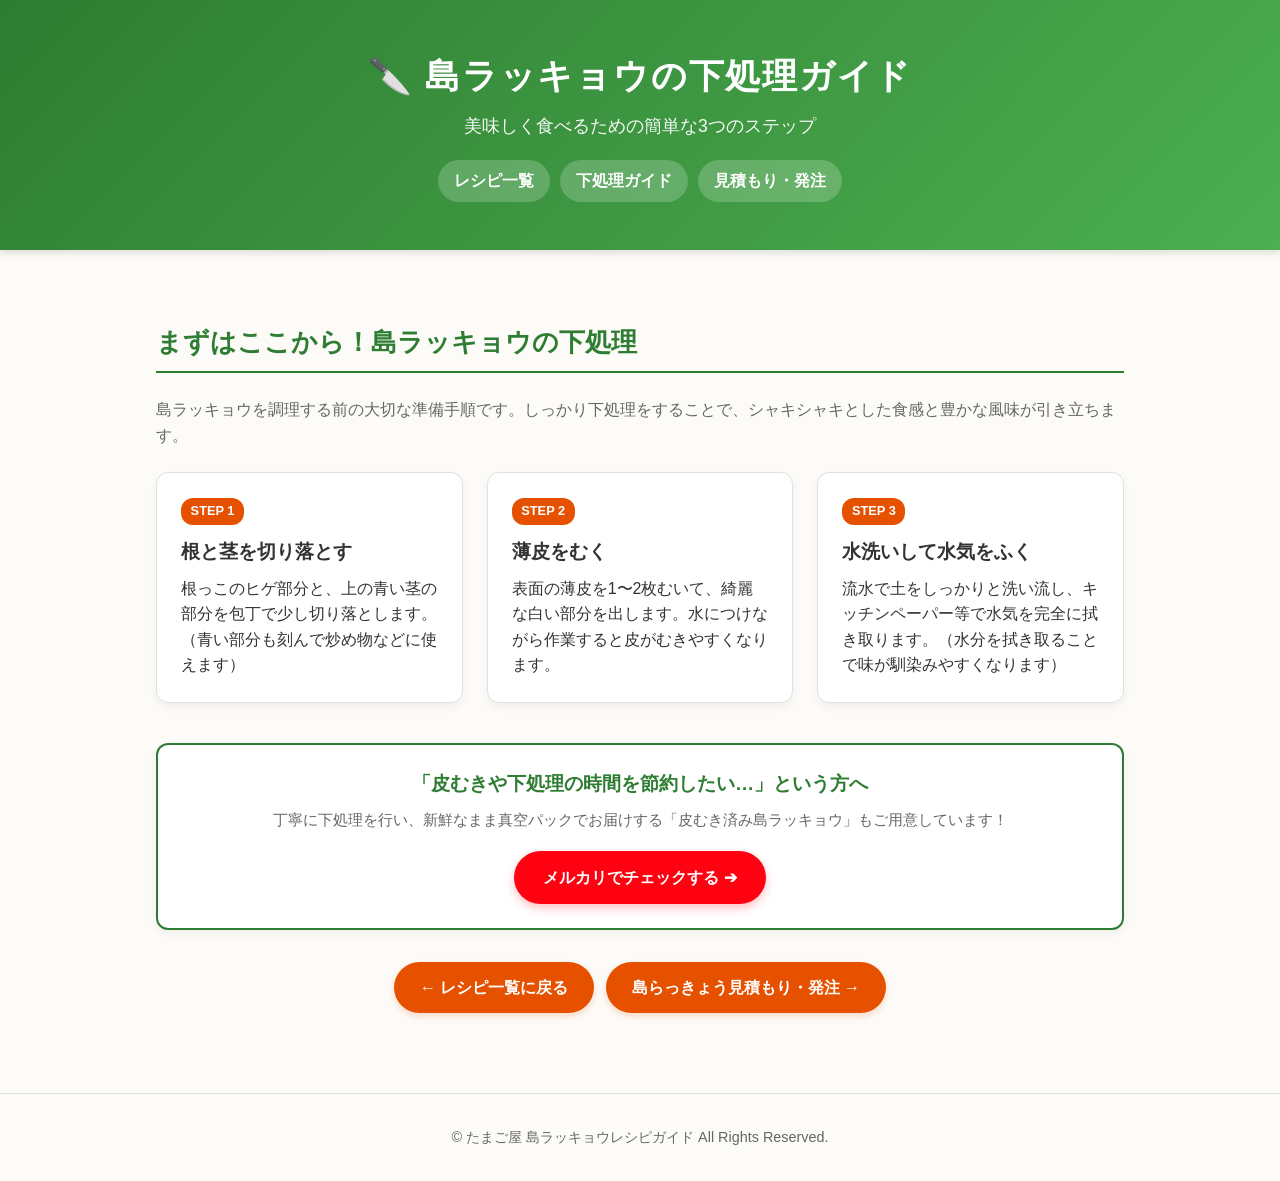
<file: prep.html>
<!DOCTYPE html>
<html lang="ja">
<head>
    <meta charset="UTF-8">
    <meta name="viewport" content="width=device-width, initial-scale=1.0">
    <title>島らっきょうの下処理方法｜皮むき・根切り・水洗い｜たまご屋</title>
    <meta name="description" content="島らっきょうの下処理を3ステップで解説。根と茎の切り方、薄皮のむき方、水洗いと水気の取り方を紹介します。下処理済み島らっきょうの購入・注文ページもご案内しています。">
    <link rel="canonical" href="https://www.tama-goya.com/prep.html">
    <meta property="og:type" content="website">
    <meta property="og:locale" content="ja_JP">
    <meta property="og:site_name" content="たまご屋">
    <meta property="og:title" content="島らっきょうの下処理方法｜皮むき・根切り・水洗い｜たまご屋">
    <meta property="og:description" content="島らっきょうの下処理を3ステップで解説。根と茎の切り方、薄皮のむき方、水洗いと水気の取り方を紹介します。下処理済み島らっきょうの購入・注文ページもご案内しています。">
    <meta property="og:url" content="https://www.tama-goya.com/prep.html">

    <link rel="stylesheet" href="style.css">
</head>
<body>

    <header>
        <h1>🔪 島ラッキョウの下処理ガイド</h1>
        <p>美味しく食べるための簡単な3つのステップ</p>
    <nav class="header-nav" aria-label="サイト内メニュー">
            <a href="index.html">レシピ一覧</a>
            <a href="prep.html" aria-current="page">下処理ガイド</a>
            <a href="order.html">見積もり・発注</a>
        </nav>
    </header>

    <div class="container">

        <section class="prep-section">
            <h2 class="section-title">まずはここから！島ラッキョウの下処理</h2>
            <p class="section-desc">島ラッキョウを調理する前の大切な準備手順です。しっかり下処理をすることで、シャキシャキとした食感と豊かな風味が引き立ちます。</p>

            <div class="prep-steps">
                <div class="prep-card">
                    <div class="step-num">STEP 1</div>
                    <h3>根と茎を切り落とす</h3>
                    <p>根っこのヒゲ部分と、上の青い茎の部分を包丁で少し切り落とします。（青い部分も刻んで炒め物などに使えます）</p>
                </div>

                <div class="prep-card">
                    <div class="step-num">STEP 2</div>
                    <h3>薄皮をむく</h3>
                    <p>表面の薄皮を1〜2枚むいて、綺麗な白い部分を出します。水につけながら作業すると皮がむきやすくなります。</p>
                </div>

                <div class="prep-card">
                    <div class="step-num">STEP 3</div>
                    <h3>水洗いして水気をふく</h3>
                    <p>流水で土をしっかりと洗い流し、キッチンペーパー等で水気を完全に拭き取ります。（水分を拭き取ることで味が馴染みやすくなります）</p>
                </div>
            </div>
        </section>

        <!-- 下処理の手間を省きたい人向けのアフィリエイト枠 -->
        <div class="affiliate-banner-wide">
            <h3>「皮むきや下処理の時間を節約したい…」という方へ</h3>
            <p>丁寧に下処理を行い、新鮮なまま真空パックでお届けする「皮むき済み島ラッキョウ」もご用意しています！</p>
            <a href="https://jp.mercari.com/user/profile/764110598" target="_blank" rel="noopener noreferrer" class="btn-mercari">
                メルカリでチェックする ➔
            </a>
        </div>

        <div class="nav-box">
            <a href="index.html" class="btn">← レシピ一覧に戻る</a>
            <a href="order.html" class="btn">島らっきょう見積もり・発注 →</a>
        </div>

    </div>

    <footer>
        <p>&copy; たまご屋 島ラッキョウレシピガイド All Rights Reserved.</p>
    </footer>

</body>
</html>
</file>
<file: style.css>
:root {
    --primary-color: #2e7d32;
    --primary-hover: #1b5e20;
    --accent-color: #e65100;
    --bg-color: #fdfbf7;
    --card-bg: #ffffff;
    --text-color: #333333;
    --text-muted: #666666;
    --border-color: #e0e0e0;
    --mercari-red: #ff0211;
    --mercari-hover: #e0020f;
}

* {
    box-sizing: border-box;
    margin: 0;
    padding: 0;
}

body {
    font-family: -apple-system, BlinkMacSystemFont, "Segoe UI", Roboto, "Helvetica Neue", Arial, sans-serif;
    background-color: var(--bg-color);
    color: var(--text-color);
    line-height: 1.6;
}

header {
    background: linear-gradient(135deg, #2e7d32 0%, #4caf50 100%);
    color: #ffffff;
    text-align: center;
    padding: 3rem 1rem;
    box-shadow: 0 4px 6px rgba(0, 0, 0, 0.1);
}

header h1 {
    font-size: 2.2rem;
    margin-bottom: 0.5rem;
    letter-spacing: 0.05em;
}

header p {
    font-size: 1.1rem;
    opacity: 0.95;
}

.container {
    max-width: 1000px;
    margin: 0 auto;
    padding: 2rem 1rem;
}

.intro {
    background-color: var(--card-bg);
    border-radius: 12px;
    padding: 1.5rem;
    margin-bottom: 2rem;
    box-shadow: 0 2px 8px rgba(0,0,0,0.05);
    border-left: 6px solid var(--primary-color);
}

.intro h2 {
    color: var(--primary-color);
    margin-bottom: 0.5rem;
    font-size: 1.4rem;
}

/* 下処理ページ案内バナー */
.prep-banner {
    background: linear-gradient(135deg, #ffffff 0%, #f4f8f4 100%);
    border: 2px dashed var(--primary-color);
    border-radius: 12px;
    padding: 1.5rem;
    margin-bottom: 2.5rem;
    display: flex;
    justify-content: space-between;
    align-items: center;
    flex-wrap: wrap;
    gap: 1rem;
    box-shadow: 0 2px 8px rgba(0,0,0,0.04);
}

.prep-banner-text h3 {
    color: var(--primary-color);
    font-size: 1.2rem;
    margin-bottom: 0.3rem;
    display: flex;
    align-items: center;
    gap: 0.5rem;
}

.prep-banner-text p {
    color: var(--text-muted);
    font-size: 0.95rem;
}

/* 共通ボタン（通常用） */
.btn, .btn-prep {
    display: inline-block;
    background-color: var(--accent-color);
    color: #ffffff;
    text-decoration: none;
    padding: 0.8rem 1.6rem;
    border-radius: 30px;
    font-weight: bold;
    font-size: 1rem;
    box-shadow: 0 3px 6px rgba(230, 81, 0, 0.2);
    transition: all 0.2s ease;
    white-space: nowrap;
}

.btn:hover, .btn-prep:hover {
    background-color: #bf360c;
    transform: translateY(-2px);
    box-shadow: 0 5px 10px rgba(230, 81, 0, 0.3);
}

.section-title {
    font-size: 1.6rem;
    color: var(--primary-color);
    border-bottom: 2px solid var(--primary-color);
    padding-bottom: 0.5rem;
    margin: 2.5rem 0 1.5rem;
    display: flex;
    align-items: center;
    gap: 0.5rem;
}

.section-desc {
    margin-bottom: 1.5rem;
    color: var(--text-muted);
}

/* 下処理カード（prep.html） */
.prep-steps {
    display: grid;
    grid-template-columns: repeat(auto-fit, minmax(260px, 1fr));
    gap: 1.5rem;
    margin-bottom: 2.5rem;
}

.prep-card {
    background-color: var(--card-bg);
    border-radius: 12px;
    padding: 1.5rem;
    box-shadow: 0 4px 10px rgba(0, 0, 0, 0.05);
    border: 1px solid var(--border-color);
}

.step-num {
    display: inline-block;
    background-color: var(--accent-color);
    color: #ffffff;
    font-size: 0.8rem;
    font-weight: bold;
    padding: 0.2rem 0.6rem;
    border-radius: 12px;
    margin-bottom: 0.75rem;
}

.prep-card h3 {
    font-size: 1.2rem;
    color: var(--text-color);
    margin-bottom: 0.5rem;
}

/* レシピグリッド */
.recipe-grid {
    display: grid;
    grid-template-columns: repeat(auto-fit, minmax(min(100%, 300px), 1fr));
    gap: 1.5rem;
}

.recipe-card {
    background-color: var(--card-bg);
    border-radius: 12px;
    overflow: hidden;
    box-shadow: 0 4px 12px rgba(0,0,0,0.08);
    border: 1px solid var(--border-color);
    display: flex;
    flex-direction: column;
    transition: transform 0.2s ease;
}

.recipe-card:hover {
    transform: translateY(-4px);
}

.recipe-header {
    background-color: #f4f8f4;
    padding: 1.2rem;
    border-bottom: 1px solid var(--border-color);
}

.recipe-tag {
    display: inline-block;
    background-color: var(--accent-color);
    color: #fff;
    font-size: 0.8rem;
    font-weight: bold;
    padding: 0.2rem 0.6rem;
    border-radius: 20px;
    margin-bottom: 0.5rem;
}

.recipe-card h3 {
    font-size: 1.3rem;
    color: var(--text-color);
}

.recipe-body {
    padding: 1.25rem;
    flex-grow: 1;
}

.ingredients {
    margin-bottom: 1rem;
    background-color: #fafafa;
    padding: 0.8rem;
    border-radius: 8px;
    font-size: 0.95rem;
}

.ingredients h4 {
    font-size: 0.9rem;
    color: var(--text-muted);
    margin-bottom: 0.4rem;
    border-bottom: 1px dashed #ccc;
    padding-bottom: 0.2rem;
}

.ingredients ul {
    list-style: none;
}

.ingredients li {
    display: flex;
    justify-content: space-between;
    padding: 0.2rem 0;
}

.instructions h4 {
    font-size: 0.95rem;
    color: var(--primary-color);
    margin-bottom: 0.5rem;
}

.instructions ol {
    padding-left: 1.2rem;
    font-size: 0.95rem;
}

.instructions li {
    margin-bottom: 0.5rem;
}

/* アフィリエイト用パーツ */
.tips-box {
    background-color: #fff8e1;
    border: 1px solid #ffe082;
    border-radius: 10px;
    padding: 1.5rem;
    margin-top: 2.5rem;
}

.tips-box h3 {
    color: var(--accent-color);
    font-size: 1.2rem;
    margin-bottom: 0.5rem;
}

.affiliate-box {
    margin-top: 1.2rem;
    padding-top: 1.2rem;
    border-top: 1px dashed #ffd54f;
}

.affiliate-box h4 {
    color: var(--primary-color);
    font-size: 1.05rem;
    margin-bottom: 0.4rem;
}

.affiliate-box p {
    font-size: 0.95rem;
    margin-bottom: 1rem;
}

.affiliate-banner-wide {
    background: #ffffff;
    border: 2px solid var(--primary-color);
    border-radius: 12px;
    padding: 1.5rem;
    text-align: center;
    margin: 2rem 0;
    box-shadow: 0 4px 10px rgba(0,0,0,0.05);
}

.affiliate-banner-wide h3 {
    color: var(--primary-color);
    font-size: 1.2rem;
    margin-bottom: 0.5rem;
}

.affiliate-banner-wide p {
    color: var(--text-muted);
    font-size: 0.95rem;
    margin-bottom: 1.2rem;
}

/* メルカリ専用アフィリエイトボタン */
.btn-mercari {
    display: inline-block;
    background-color: var(--mercari-red);
    color: #ffffff;
    font-weight: bold;
    font-size: 1rem;
    padding: 0.85rem 1.8rem;
    border-radius: 30px;
    text-decoration: none;
    box-shadow: 0 4px 10px rgba(255, 2, 17, 0.25);
    transition: all 0.2s ease;
}

.btn-mercari:hover {
    background-color: var(--mercari-hover);
    transform: translateY(-2px);
    box-shadow: 0 6px 14px rgba(255, 2, 17, 0.35);
}

.nav-box {
    text-align: center;
    margin-top: 2rem;
}

footer {
    text-align: center;
    padding: 2rem 1rem;
    color: var(--text-muted);
    font-size: 0.9rem;
    border-top: 1px solid var(--border-color);
    margin-top: 3rem;
}

@media (max-width: 600px) {
    header h1 {
        font-size: 1.6rem;
    }
    .container {
        padding: 1rem;
    }
    .prep-banner {
        flex-direction: column;
        text-align: center;
    }
}

.header-nav { display:flex; flex-wrap:wrap; justify-content:center; gap:10px; margin-top:20px; }
.header-nav a { color:#fff; background:rgba(255,255,255,.2); padding:8px 16px; border-radius:24px; text-decoration:none; font-weight:bold; }
.header-nav a:hover { background:rgba(255,255,255,.4); }
.header-nav a:focus-visible { outline:3px solid #fff; outline-offset:3px; }
.nav-box { display:flex; flex-wrap:wrap; justify-content:center; gap:12px; }
</file>
